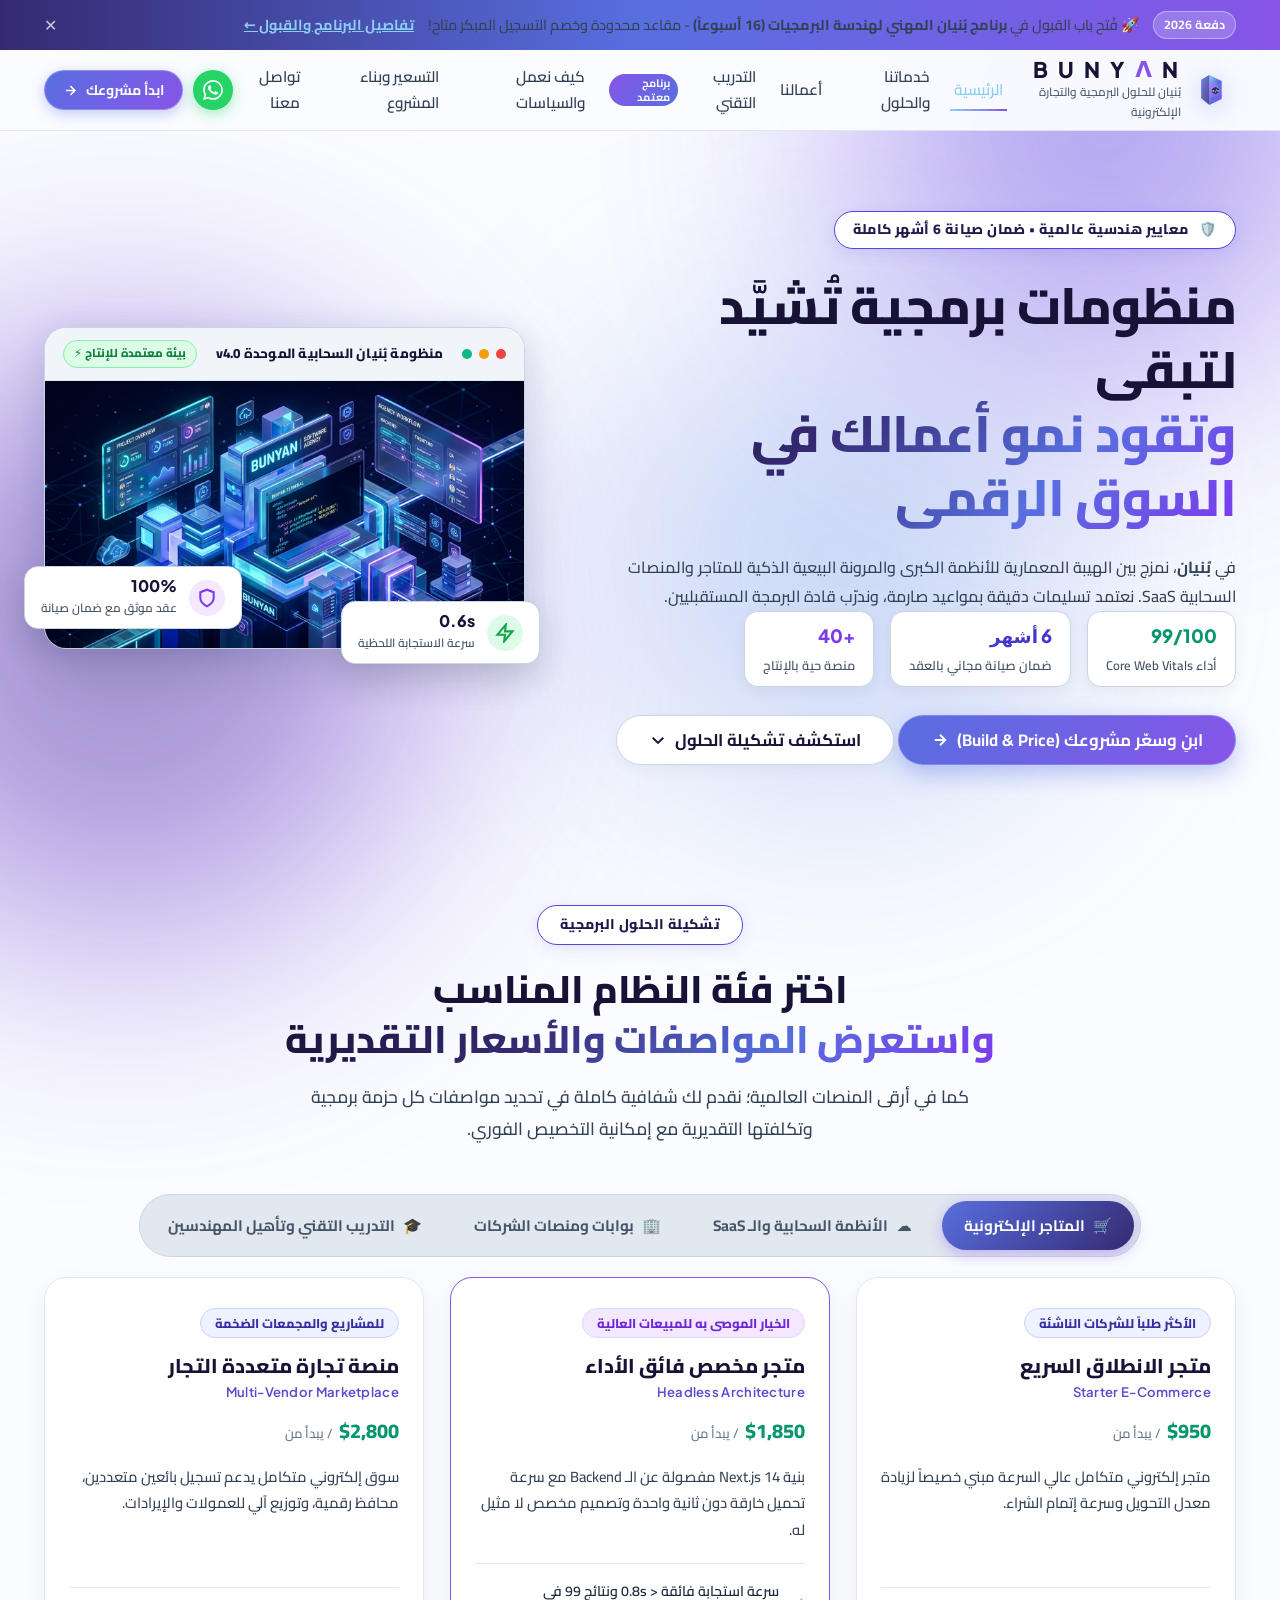
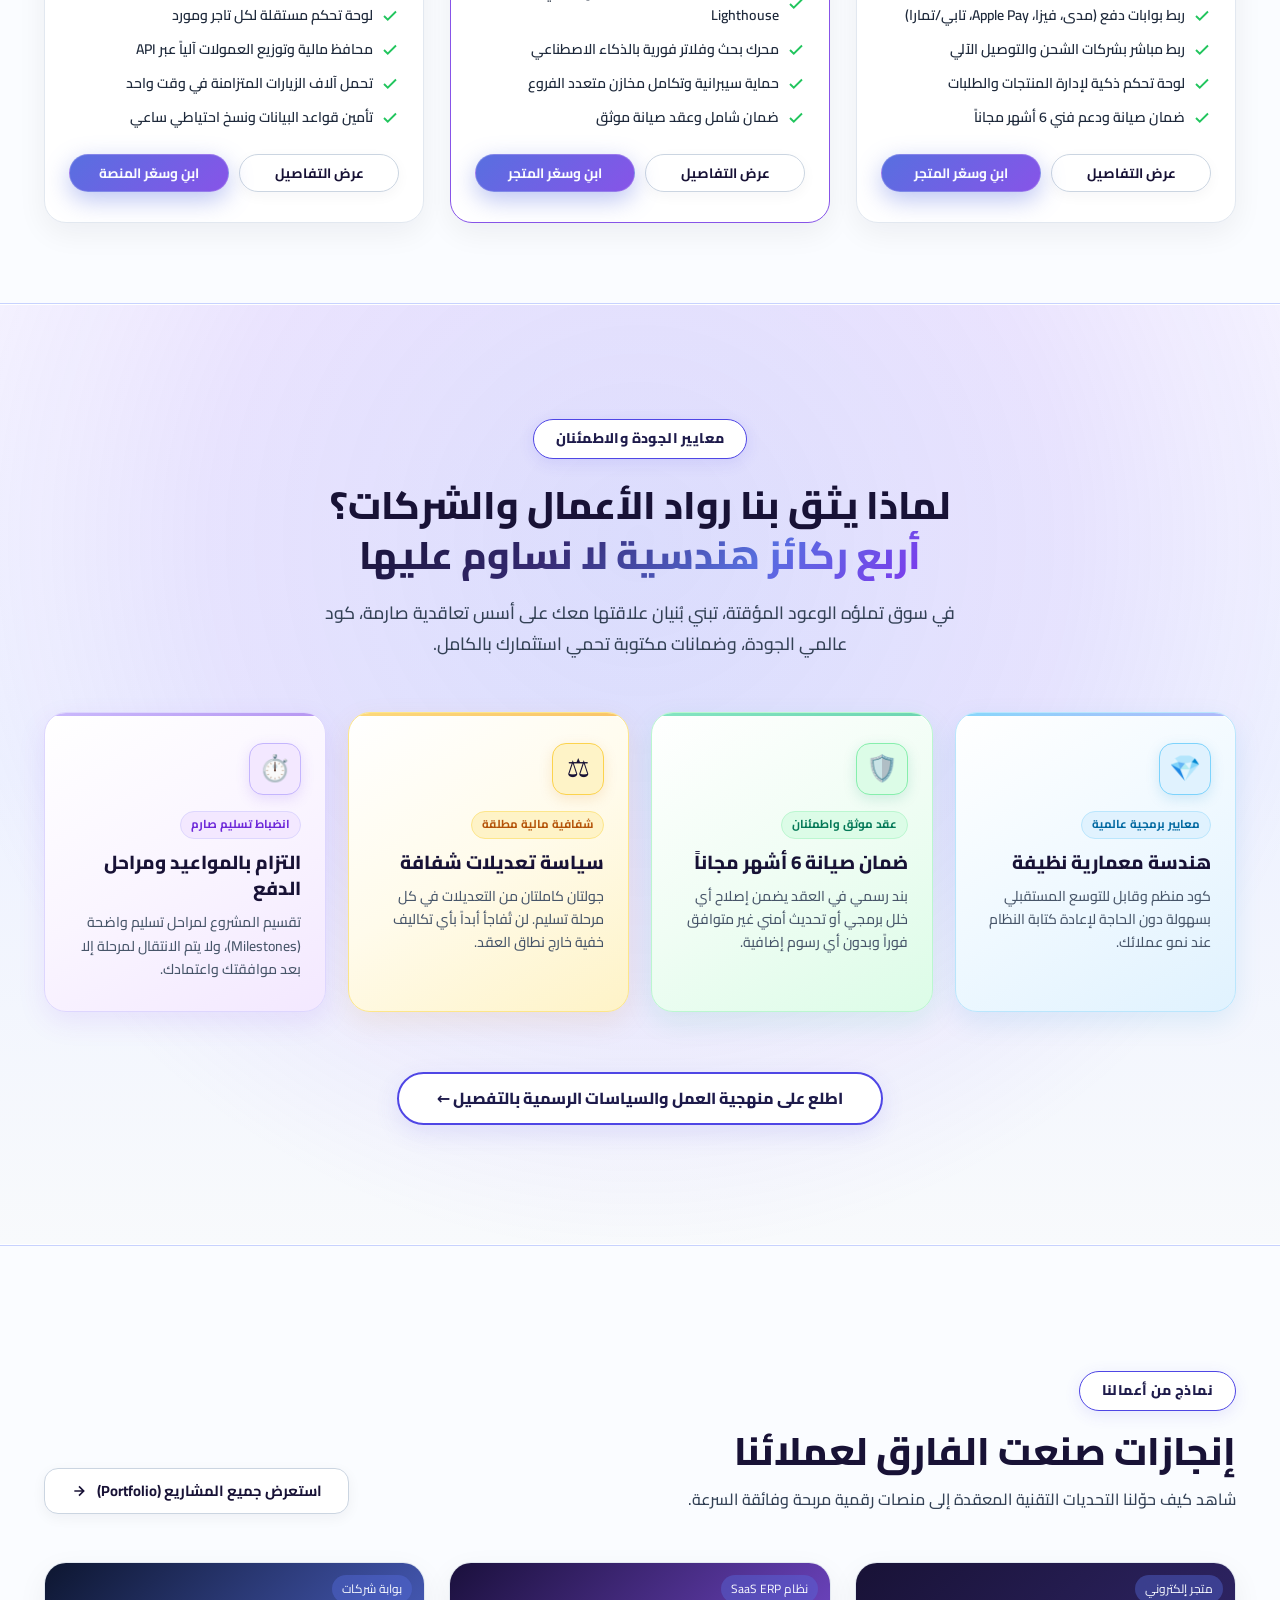
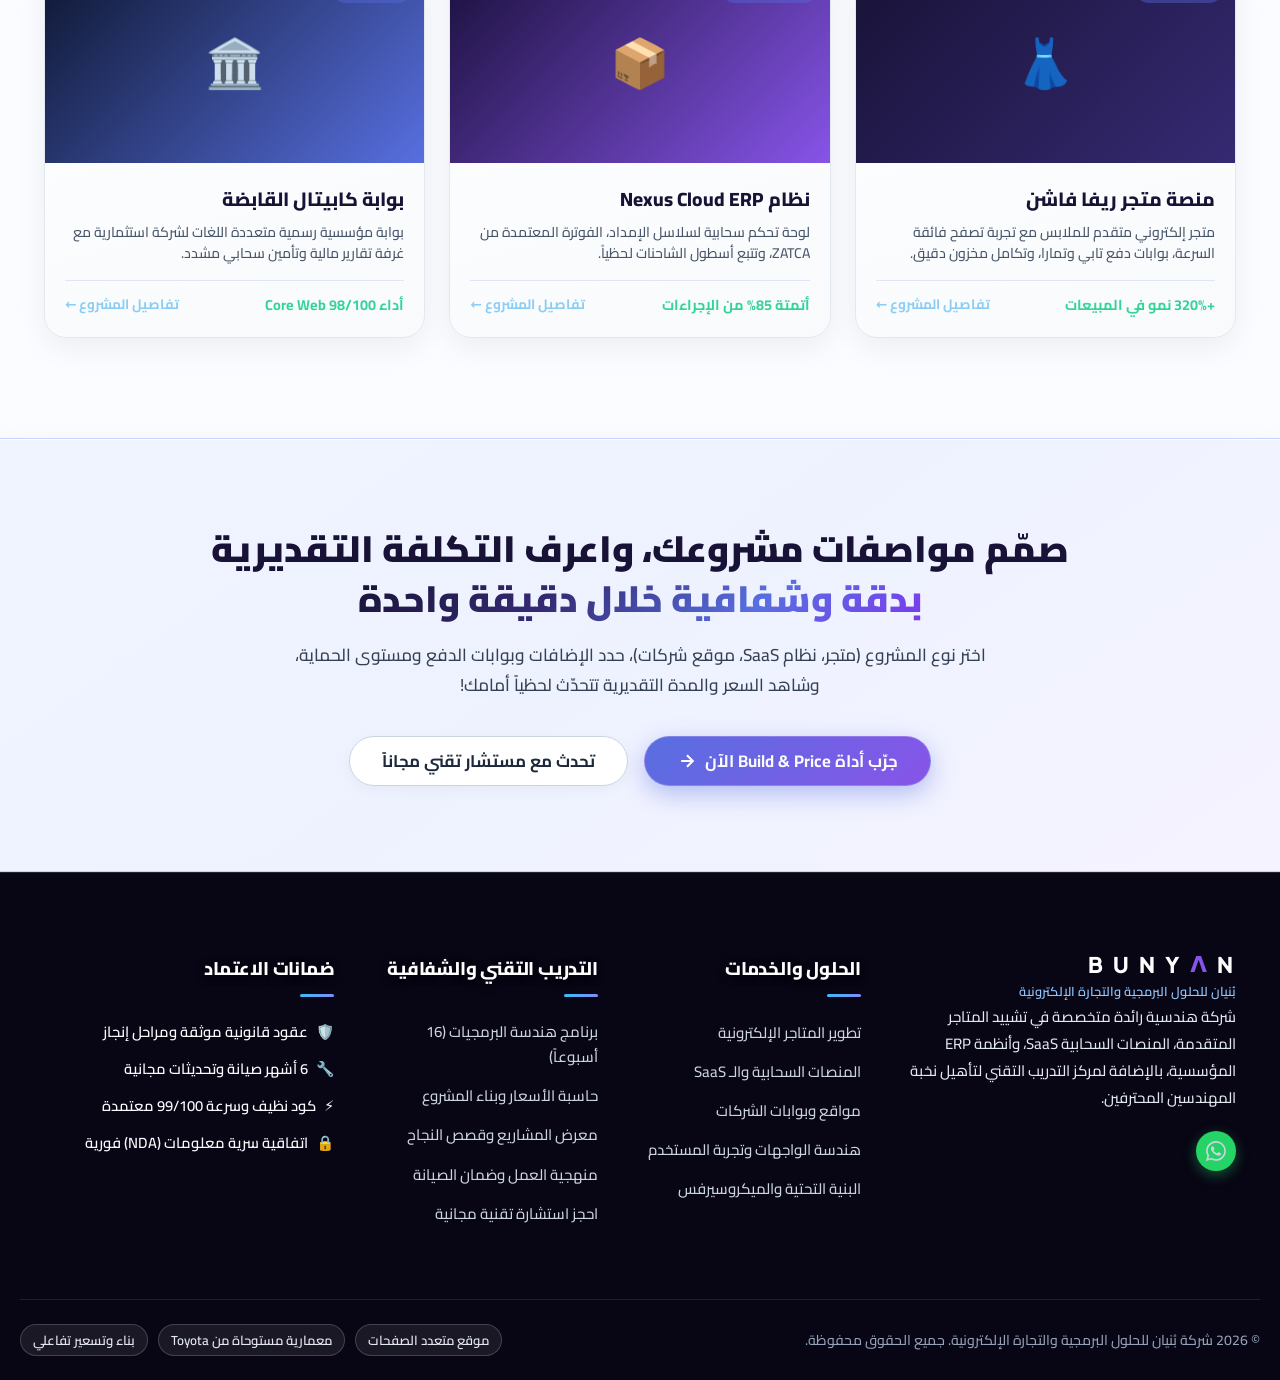
<file: index.html>
<!DOCTYPE html>
<html lang="ar" dir="rtl">
<head>
  <meta charset="UTF-8">
  <meta name="viewport" content="width=device-width, initial-scale=1.0">
  <title>بُنيان للحلول البرمجية والتجارة الإلكترونية | BUNYAN Tech</title>
  <meta name="description" content="شركة بُنيان لتطوير المواقع والمتاجر الإلكترونية المتقدمة، المنصات السحابية المخصصة SaaS، ومركز بُنيان للتدريب التقني وتأهيل مهندسي البرمجيات. بنية معمارية عالمية وضمان صيانة معتمد.">
  <meta name="keywords" content="تطوير مواقع, متاجر إلكترونية, برمجة ويب, سلة, زد, شوبيفاي, تدريب تقني, تأهيل مهندسي برمجيات, دبلوم مهني, Full Stack Engineering, BUNYAN">
  
  <!-- Favicon / SVG Brand Logo -->
  <link rel="icon" type="image/svg+xml" href="data:image/svg+xml,<svg xmlns='http://www.w3.org/2000/svg' viewBox='0 0 100 100'><path d='M30,15 L70,30 L70,70 L30,85 Z' fill='%23586FE0'/><path d='M30,35 L60,45 L60,65 L30,55 Z' fill='%238754E8'/><polygon points='40,50 48,43 54,48 54,55 48,60 40,55' fill='%23352A72'/><text x='50' y='53' font-size='10' font-family='monospace' fill='%238CCDF4' text-anchor='middle'>&lt;/&gt;</text></svg>">
  
  <!-- Fonts: Cairo (Arabic) & Plus Jakarta Sans (Latin / Numbers) -->
  <link rel="preconnect" href="https://fonts.googleapis.com">
  <link rel="preconnect" href="https://fonts.gstatic.com" crossorigin>
  <link href="https://fonts.googleapis.com/css2?family=Cairo:wght@300;400;500;600;700;800;900&family=Plus+Jakarta+Sans:wght@400;500;600;700;800&display=swap" rel="stylesheet">
  
  <!-- Stylesheet -->
  <link rel="stylesheet" href="index.css?v=4">
</head>
<body class="theme-light">
  <!-- Glowing Background Orbs -->
  <div class="bg-orb orb-1"></div>
  <div class="bg-orb orb-2"></div>
  <div class="bg-orb orb-3"></div>

  <!-- Announcement Bar -->
  <aside class="announcement-bar" id="announcementBar">
    <div class="container announcement-content">
      <span class="badge-pulse">دفعة 2026</span>
      <p>🚀 فُتح باب القبول في <strong>برنامج بُنيان المهني لهندسة البرمجيات (16 أسبوعاً)</strong> - مقاعد محدودة وخصم التسجيل المبكر متاح!</p>
      <a href="academy.html" class="announcement-link">تفاصيل البرنامج والقبول ←</a>
      <button class="announcement-close" id="closeAnnouncement" aria-label="إغلاق الإعلان">✕</button>
    </div>
  </aside>

  <!-- Main Navigation Header -->
  <header class="site-header" id="siteHeader">
    <div class="container header-inner">
      <!-- Brand Logo -->
      <a href="index.html" class="brand-logo" id="brandLogo">
        <div class="logo-mark">
          <svg viewBox="0 0 120 120" fill="none" xmlns="http://www.w3.org/2000/svg" class="logo-svg">
            <defs>
              <linearGradient id="primaryGrad" x1="0%" y1="0%" x2="100%" y2="100%">
                <stop offset="0%" stop-color="#8CCDF4" />
                <stop offset="50%" stop-color="#586FE0" />
                <stop offset="100%" stop-color="#8754E8" />
              </linearGradient>
              <linearGradient id="darkGrad" x1="0%" y1="0%" x2="100%" y2="100%">
                <stop offset="0%" stop-color="#586FE0" />
                <stop offset="100%" stop-color="#352A72" />
              </linearGradient>
              <linearGradient id="violetGrad" x1="0%" y1="0%" x2="100%" y2="100%">
                <stop offset="0%" stop-color="#A78BFA" />
                <stop offset="100%" stop-color="#8754E8" />
              </linearGradient>
            </defs>
            <path d="M42 16L78 34L78 86L42 104L42 16Z" fill="url(#primaryGrad)" />
            <path d="M42 16L18 30L18 84L42 104L42 16Z" fill="url(#darkGrad)" opacity="0.85" />
            <path d="M42 34L68 47L68 73L42 86L42 34Z" fill="url(#violetGrad)" />
            <polygon points="60,50 72,56 72,68 60,74 48,68 48,56" fill="#352A72" stroke="#8CCDF4" stroke-width="1.5" />
            <text x="60" y="66" fill="#FAFCFF" font-family="'Plus Jakarta Sans', monospace" font-size="11" font-weight="800" text-anchor="middle">&lt;/&gt;</text>
          </svg>
        </div>
        <div class="logo-text">
          <span class="logo-title">B U N Y <span class="accent-letter">Λ</span> N</span>
          <span class="logo-sub">بُنيان للحلول البرمجية والتجارة الإلكترونية</span>
        </div>
      </a>

      <!-- Desktop Nav Menu -->
      <nav class="main-nav" id="mainNav">
        <ul class="nav-list">
          <li class="nav-item"><a href="index.html" class="nav-link active">الرئيسية</a></li>
          <li class="nav-item"><a href="services.html" class="nav-link">خدماتنا والحلول</a></li>
          <li class="nav-item"><a href="portfolio.html" class="nav-link">أعمالنا</a></li>
          <li class="nav-item"><a href="academy.html" class="nav-link">التدريب التقني <span class="nav-pill">برنامج معتمد</span></a></li>
          <li class="nav-item"><a href="process.html" class="nav-link">كيف نعمل والسياسات</a></li>
          <li class="nav-item"><a href="pricing.html" class="nav-link">التسعير وبناء المشروع</a></li>
          <li class="nav-item"><a href="contact.html" class="nav-link">تواصل معنا</a></li>
        </ul>
      </nav>

      <!-- Header Action CTAs -->
      <div class="header-actions">
        <a href="https://wa.me/966500000000?text=%D9%85%D8%B1%D8%AD%D8%A8%D8%A7%20%D8%A8%D9%86%D9%8A%D8%A7%D9%86%D8%8C%20%D8%A3%D8%B1%D8%BA%D8%A8%20%D8%A8%D8%A7%D8%B3%D8%AA%D8%B4%D8%A7%D8%B1%D8%A9%20%D8%AD%D9%88%D9%84%20%D9%85%D8%B4%D8%B1%D9%88%D8%B9%D9%8A" target="_blank" rel="noopener" class="btn-whatsapp-icon" title="محادثة واتساب مباشرة">
          <svg viewBox="0 0 16 16" fill="currentColor" width="20" height="20"><path d="M13.601 2.326A7.85 7.85 0 0 0 7.994 0C3.627 0 .068 3.558.064 7.926c0 1.399.366 2.76 1.057 3.965L0 16l4.204-1.102a7.9 7.9 0 0 0 3.79.965h.004c4.368 0 7.926-3.558 7.93-7.93A7.9 7.9 0 0 0 13.6 2.326zM7.994 14.521a6.6 6.6 0 0 1-3.356-.92l-.24-.144-2.494.654.666-2.433-.156-.251a6.56 6.56 0 0 1-1.007-3.505c0-3.626 2.957-6.584 6.591-6.584a6.56 6.56 0 0 1 4.66 1.931 6.56 6.56 0 0 1 1.928 4.66c-.004 3.639-2.961 6.592-6.592 6.592m3.615-4.934c-.197-.099-1.17-.578-1.353-.646-.182-.065-.315-.099-.445.099-.133.197-.513.646-.627.775-.114.133-.232.148-.43.05-.197-.1-.836-.308-1.592-.985-.59-.525-.985-1.175-1.103-1.372-.114-.198-.011-.304.088-.403.087-.088.197-.232.296-.346.1-.114.133-.198.198-.33.065-.134.034-.248-.015-.347-.05-.099-.445-1.076-.612-1.47-.16-.389-.323-.335-.445-.34-.114-.007-.247-.007-.38-.007a.73.73 0 0 0-.529.247c-.182.198-.691.677-.691 1.654s.71 1.916.81 2.049c.098.133 1.394 2.132 3.383 2.992.47.205.84.326 1.129.418.475.152.904.129 1.246.08.38-.058 1.171-.48 1.338-.943.164-.464.164-.86.114-.943-.049-.084-.182-.133-.38-.232"/></svg>
        </a>
        <a href="pricing.html" class="btn btn-primary header-cta-btn">
          <span>ابدأ&nbsp;مشروعك</span>
          <svg width="15" height="15" viewBox="0 0 24 24" fill="none" stroke="currentColor" stroke-width="2.5"><path d="M5 12h14M12 5l7 7-7 7"/></svg>
        </a>
        <button class="mobile-menu-btn" id="mobileMenuBtn" aria-label="القائمة">
          <span></span><span></span><span></span>
        </button>
      </div>
    </div>
  </header>

  <main>
    <!-- 1. Toyota-Style Hero Gateway Section -->
    <section class="hero-section" id="hero">
      <div class="container hero-grid">
        <div class="hero-content">
          <div class="hero-badge">
            <span class="badge-icon">🛡️</span>
            <span>معايير هندسية عالمية • ضمان صيانة 6 أشهر كاملة</span>
          </div>
          
          <h1 class="hero-title">
            منظومات برمجية تُشيَّد لتبقى <br>
            <span class="text-gradient">وتقود نمو أعمالك في السوق الرقمي</span>
          </h1>
          
          <p class="hero-desc">
            في <strong>بُنيان</strong>، نمزج بين الهيبة المعمارية للأنظمة الكبرى والمرونة البيعية الذكية للمتاجر والمنصات السحابية SaaS. نعتمد تسليمات دقيقة بمواعيد صارمة، وندرّب قادة البرمجة المستقبليين.
          </p>

          <!-- Core KPIs Strip -->
          <div class="hero-trust-row" style="display: flex; gap: 16px; flex-wrap: wrap; margin-bottom: 28px;">
            <div class="hero-kpi-pill">
              <strong class="kpi-val green">99/100</strong>
              <span class="kpi-lbl">أداء Core Web Vitals</span>
            </div>
            <div class="hero-kpi-pill">
              <strong class="kpi-val blue">6 أشهر</strong>
              <span class="kpi-lbl">ضمان صيانة مجاني بالعقد</span>
            </div>
            <div class="hero-kpi-pill">
              <strong class="kpi-val purple">+40</strong>
              <span class="kpi-lbl">منصة حية بالإنتاج</span>
            </div>
          </div>

          <!-- Hero Action CTAs -->
          <div class="hero-actions">
            <a href="pricing.html" class="btn btn-primary btn-lg">
              <span>ابنِ وسعّر مشروعك (Build & Price)</span>
              <svg width="18" height="18" viewBox="0 0 24 24" fill="none" stroke="currentColor" stroke-width="2.5"><path d="M5 12h14M12 5l7 7-7 7"/></svg>
            </a>
            <a href="#lineup" class="btn btn-secondary btn-lg">
              <span>استكشف تشكيلة الحلول</span>
              <svg width="18" height="18" viewBox="0 0 24 24" fill="none" stroke="currentColor" stroke-width="2.5"><path d="M19 9l-7 7-7-7"/></svg>
            </a>
          </div>
        </div>

        <!-- Hero 3D Graphic Mockup -->
        <div class="hero-visual">
          <div class="visual-wrapper">
            <div class="code-window">
              <div class="window-header">
                <div class="window-dots">
                  <span class="dot red"></span>
                  <span class="dot yellow"></span>
                  <span class="dot green"></span>
                </div>
                <div class="window-title">منظومة بُنيان السحابية الموحدة v4.0</div>
                <div class="window-badge">بيئة معتمدة للإنتاج ⚡</div>
              </div>
              <div class="window-body">
                <img src="assets/hero-mockup.jpg" alt="واجهة بنية أنظمة بُنيان البرمجية" class="hero-img-asset">
              </div>
            </div>

            <!-- Floating Performance Card -->
            <div class="floating-badge badge-speed">
              <div class="badge-icon-wrap green">
                <svg viewBox="0 0 24 24" fill="none" stroke="currentColor" stroke-width="2.5" width="20" height="20"><path d="M13 2L3 14h9l-1 8 10-12h-9l1-8z"/></svg>
              </div>
              <div>
                <span class="badge-val">0.6s</span>
                <span class="badge-lbl">سرعة الاستجابة اللحظية</span>
              </div>
            </div>

            <!-- Floating Warranty Card -->
            <div class="floating-badge badge-client">
              <div class="badge-icon-wrap violet">
                <svg viewBox="0 0 24 24" fill="none" stroke="currentColor" stroke-width="2.5" width="20" height="20"><path d="M12 22s8-4 8-10V5l-8-3-8 3v7c0 6 8 10 8 10z"/></svg>
              </div>
              <div>
                <span class="badge-val">100%</span>
                <span class="badge-lbl">عقد موثق مع ضمان صيانة</span>
              </div>
            </div>
          </div>
        </div>
      </div>
    </section>

    <!-- 2. Toyota-Style Solutions Lineup Selector -->
    <section class="lineup-section" id="lineup">
      <div class="container">
        <div class="lineup-header">
          <span class="section-tag">تشكيلة الحلول البرمجية</span>
          <h2 class="section-title">
            اختر فئة النظام المناسب <br>
            <span class="text-gradient">واستعرض المواصفات والأسعار التقديرية</span>
          </h2>
          <p class="section-desc">
            كما في أرقى المنصات العالمية؛ نقدم لك شفافية كاملة في تحديد مواصفات كل حزمة برمجية وتكلفتها التقديرية مع إمكانية التخصيص الفوري.
          </p>
        </div>

        <!-- Lineup Tabs Menu -->
        <div class="lineup-tabs-wrapper">
          <div class="lineup-tabs" role="tablist">
            <button class="lineup-tab-btn active" data-lineup="ecommerce">
              <span>🛒</span>
              <span>المتاجر الإلكترونية</span>
            </button>
            <button class="lineup-tab-btn" data-lineup="saas">
              <span>☁️</span>
              <span>الأنظمة السحابية والـ SaaS</span>
            </button>
            <button class="lineup-tab-btn" data-lineup="corporate">
              <span>🏢</span>
              <span>بوابات ومنصات الشركات</span>
            </button>
            <button class="lineup-tab-btn" data-lineup="academy">
              <span>🎓</span>
              <span>التدريب التقني وتأهيل المهندسين</span>
            </button>
          </div>
        </div>

        <!-- Tab 1: E-Commerce Lineup -->
        <div class="lineup-tab-content active" id="lineup-ecommerce">
          <!-- Card 1 -->
          <div class="lineup-card">
            <span class="lineup-badge">الأكثر طلباً للشركات الناشئة</span>
            <h3 class="lineup-card-title">
              <span class="title-ar">متجر الانطلاق السريع</span>
              <span class="title-en">Starter E-Commerce</span>
            </h3>
            <div class="lineup-price-tag">
              $950 <span>/ يبدأ من</span>
            </div>
            <p class="lineup-card-desc">
              متجر إلكتروني متكامل عالي السرعة مبني خصيصاً لزيادة معدل التحويل وسرعة إتمام الشراء.
            </p>
            <ul class="lineup-specs">
              <li>
                <svg width="18" height="18" viewBox="0 0 24 24" fill="none" stroke="currentColor" stroke-width="2.5"><polyline points="20 6 9 17 4 12"/></svg>
                <span>ربط بوابات دفع (مدى، فيزا، Apple Pay، تابي/تمارا)</span>
              </li>
              <li>
                <svg width="18" height="18" viewBox="0 0 24 24" fill="none" stroke="currentColor" stroke-width="2.5"><polyline points="20 6 9 17 4 12"/></svg>
                <span>ربط مباشر بشركات الشحن والتوصيل الآلي</span>
              </li>
              <li>
                <svg width="18" height="18" viewBox="0 0 24 24" fill="none" stroke="currentColor" stroke-width="2.5"><polyline points="20 6 9 17 4 12"/></svg>
                <span>لوحة تحكم ذكية لإدارة المنتجات والطلبات</span>
              </li>
              <li>
                <svg width="18" height="18" viewBox="0 0 24 24" fill="none" stroke="currentColor" stroke-width="2.5"><polyline points="20 6 9 17 4 12"/></svg>
                <span>ضمان صيانة ودعم فني 6 أشهر مجاناً</span>
              </li>
            </ul>
            <div class="lineup-actions">
              <a href="services.html#ecommerce" class="btn btn-secondary">عرض التفاصيل</a>
              <a href="pricing.html?category=ecommerce" class="btn btn-primary">ابنِ وسعّر المتجر</a>
            </div>
          </div>

          <!-- Card 2 -->
          <div class="lineup-card" style="border-color: var(--c-vibrant-violet);">
            <span class="lineup-badge badge-featured">الخيار الموصى به للمبيعات العالية</span>
            <h3 class="lineup-card-title">
              <span class="title-ar">متجر مخصص فائق الأداء</span>
              <span class="title-en">Headless Architecture</span>
            </h3>
            <div class="lineup-price-tag">
              $1,850 <span>/ يبدأ من</span>
            </div>
            <p class="lineup-card-desc">
              بنية Next.js 14 مفصولة عن الـ Backend مع سرعة تحميل خارقة دون ثانية واحدة وتصميم مخصص لا مثيل له.
            </p>
            <ul class="lineup-specs">
              <li>
                <svg width="18" height="18" viewBox="0 0 24 24" fill="none" stroke="currentColor" stroke-width="2.5"><polyline points="20 6 9 17 4 12"/></svg>
                <span>سرعة استجابة فائقة &lt; 0.8s ونتائج 99 في Lighthouse</span>
              </li>
              <li>
                <svg width="18" height="18" viewBox="0 0 24 24" fill="none" stroke="currentColor" stroke-width="2.5"><polyline points="20 6 9 17 4 12"/></svg>
                <span>محرك بحث وفلاتر فورية بالذكاء الاصطناعي</span>
              </li>
              <li>
                <svg width="18" height="18" viewBox="0 0 24 24" fill="none" stroke="currentColor" stroke-width="2.5"><polyline points="20 6 9 17 4 12"/></svg>
                <span>حماية سيبرانية وتكامل مخازن متعدد الفروع</span>
              </li>
              <li>
                <svg width="18" height="18" viewBox="0 0 24 24" fill="none" stroke="currentColor" stroke-width="2.5"><polyline points="20 6 9 17 4 12"/></svg>
                <span>ضمان شامل وعقد صيانة موثق</span>
              </li>
            </ul>
            <div class="lineup-actions">
              <a href="services.html#ecommerce" class="btn btn-secondary">عرض التفاصيل</a>
              <a href="pricing.html?category=ecommerce" class="btn btn-primary">ابنِ وسعّر المتجر</a>
            </div>
          </div>

          <!-- Card 3 -->
          <div class="lineup-card">
            <span class="lineup-badge">للمشاريع والمجمعات الضخمة</span>
            <h3 class="lineup-card-title">
              <span class="title-ar">منصة تجارة متعددة التجار</span>
              <span class="title-en">Multi-Vendor Marketplace</span>
            </h3>
            <div class="lineup-price-tag">
              $2,800 <span>/ يبدأ من</span>
            </div>
            <p class="lineup-card-desc">
              سوق إلكتروني متكامل يدعم تسجيل بائعين متعددين، محافظ رقمية، وتوزيع آلي للعمولات والإيرادات.
            </p>
            <ul class="lineup-specs">
              <li>
                <svg width="18" height="18" viewBox="0 0 24 24" fill="none" stroke="currentColor" stroke-width="2.5"><polyline points="20 6 9 17 4 12"/></svg>
                <span>لوحة تحكم مستقلة لكل تاجر ومورد</span>
              </li>
              <li>
                <svg width="18" height="18" viewBox="0 0 24 24" fill="none" stroke="currentColor" stroke-width="2.5"><polyline points="20 6 9 17 4 12"/></svg>
                <span>محافظ مالية وتوزيع العمولات آلياً عبر API</span>
              </li>
              <li>
                <svg width="18" height="18" viewBox="0 0 24 24" fill="none" stroke="currentColor" stroke-width="2.5"><polyline points="20 6 9 17 4 12"/></svg>
                <span>تحمل آلاف الزيارات المتزامنة في وقت واحد</span>
              </li>
              <li>
                <svg width="18" height="18" viewBox="0 0 24 24" fill="none" stroke="currentColor" stroke-width="2.5"><polyline points="20 6 9 17 4 12"/></svg>
                <span>تأمين قواعد البيانات ونسخ احتياطي ساعي</span>
              </li>
            </ul>
            <div class="lineup-actions">
              <a href="services.html#ecommerce" class="btn btn-secondary">عرض التفاصيل</a>
              <a href="pricing.html?category=ecommerce" class="btn btn-primary">ابنِ وسعّر المنصة</a>
            </div>
          </div>
        </div>

        <!-- Tab 2: SaaS & Cloud Systems Lineup -->
        <div class="lineup-tab-content" id="lineup-saas">
          <!-- Card 1 -->
          <div class="lineup-card">
            <span class="lineup-badge">حلول السحابة B2B</span>
            <h3 class="lineup-card-title">
              <span class="title-ar">منصة اشتراكات مخصصة</span>
              <span class="title-en">SaaS Platform</span>
            </h3>
            <div class="lineup-price-tag">
              $2,200 <span>/ يبدأ من</span>
            </div>
            <p class="lineup-card-desc">
              نظام سحابي مع بنية Multi-Tenant، إدارة اشتراكات دورية، بوابات دفع متكررة، ولوحات قيادة تحليلية.
            </p>
            <ul class="lineup-specs">
              <li>
                <svg width="18" height="18" viewBox="0 0 24 24" fill="none" stroke="currentColor" stroke-width="2.5"><polyline points="20 6 9 17 4 12"/></svg>
                <span>نظام فوترة اشتراكات دوري متصل بـ Stripe وPaymob</span>
              </li>
              <li>
                <svg width="18" height="18" viewBox="0 0 24 24" fill="none" stroke="currentColor" stroke-width="2.5"><polyline points="20 6 9 17 4 12"/></svg>
                <span>صلاحيات دقيقة Role-Based Access Control</span>
              </li>
              <li>
                <svg width="18" height="18" viewBox="0 0 24 24" fill="none" stroke="currentColor" stroke-width="2.5"><polyline points="20 6 9 17 4 12"/></svg>
                <span>واجهات RESTful وGraphQL فائقة الأمان</span>
              </li>
              <li>
                <svg width="18" height="18" viewBox="0 0 24 24" fill="none" stroke="currentColor" stroke-width="2.5"><polyline points="20 6 9 17 4 12"/></svg>
                <span>ضمان صيانة 6 أشهر مع مراقبة الخوادم 24/7</span>
              </li>
            </ul>
            <div class="lineup-actions">
              <a href="services.html#saas" class="btn btn-secondary">عرض التفاصيل</a>
              <a href="pricing.html?category=saas" class="btn btn-primary">ابنِ وسعّر النظام</a>
            </div>
          </div>

          <!-- Card 2 -->
          <div class="lineup-card" style="border-color: var(--c-royal-blue);">
            <span class="lineup-badge badge-featured">أنظمة تخطيط الموارد المؤسسية</span>
            <h3 class="lineup-card-title">
              <span class="title-ar">نظام ERP لسلاسل الإمداد والمخازن</span>
              <span class="title-en">Enterprise ERP</span>
            </h3>
            <div class="lineup-price-tag">
              $3,200 <span>/ يبدأ من</span>
            </div>
            <p class="lineup-card-desc">
              إدارة الفروع والمخازن، نقاط البيع السريعة POS، الفوترة المعتمدة من ZATCA، وتتبع الشاحنات اللوجستية.
            </p>
            <ul class="lineup-specs">
              <li>
                <svg width="18" height="18" viewBox="0 0 24 24" fill="none" stroke="currentColor" stroke-width="2.5"><polyline points="20 6 9 17 4 12"/></svg>
                <span>تكامل رسمي كامل مع هيئة الزكاة والضريبة والجمارك</span>
              </li>
              <li>
                <svg width="18" height="18" viewBox="0 0 24 24" fill="none" stroke="currentColor" stroke-width="2.5"><polyline points="20 6 9 17 4 12"/></svg>
                <span>إدارة المخزون في الوقت الفعلي عبر عدة مدن ومستودعات</span>
              </li>
              <li>
                <svg width="18" height="18" viewBox="0 0 24 24" fill="none" stroke="currentColor" stroke-width="2.5"><polyline points="20 6 9 17 4 12"/></svg>
                <span>تقارير أرباح وخسائر وقوائم مالية آلية</span>
              </li>
              <li>
                <svg width="18" height="18" viewBox="0 0 24 24" fill="none" stroke="currentColor" stroke-width="2.5"><polyline points="20 6 9 17 4 12"/></svg>
                <span>تشفير بنكي كامل لكافة البيانات الحساسة</span>
              </li>
            </ul>
            <div class="lineup-actions">
              <a href="services.html#saas" class="btn btn-secondary">عرض التفاصيل</a>
              <a href="pricing.html?category=saas" class="btn btn-primary">ابنِ وسعّر النظام</a>
            </div>
          </div>

          <!-- Card 3 -->
          <div class="lineup-card">
            <span class="lineup-badge">البنية التحتية والربط</span>
            <h3 class="lineup-card-title">
              <span class="title-ar">محركات الميكروسيرفس وحلول الـ API</span>
              <span class="title-en">Microservices & API Engine</span>
            </h3>
            <div class="lineup-price-tag">
              $1,400 <span>/ يبدأ من</span>
            </div>
            <p class="lineup-card-desc">
              تطوير خدمات خلفية Microservices عالية السرعة قادرة على معالجة ملايين الطلبات المتزامنة مع كاشينج Redis.
            </p>
            <ul class="lineup-specs">
              <li>
                <svg width="18" height="18" viewBox="0 0 24 24" fill="none" stroke="currentColor" stroke-width="2.5"><polyline points="20 6 9 17 4 12"/></svg>
                <span>معالجة حتى 20,000 طلب في الثانية بثبات كامل</span>
              </li>
              <li>
                <svg width="18" height="18" viewBox="0 0 24 24" fill="none" stroke="currentColor" stroke-width="2.5"><polyline points="20 6 9 17 4 12"/></svg>
                <span>ربط الأنظمة القديمة Legacy ببيئات سحابية حديثة</span>
              </li>
              <li>
                <svg width="18" height="18" viewBox="0 0 24 24" fill="none" stroke="currentColor" stroke-width="2.5"><polyline points="20 6 9 17 4 12"/></svg>
                <span>حاويات Docker ونشر تلقائي CI/CD عبر GitHub</span>
              </li>
              <li>
                <svg width="18" height="18" viewBox="0 0 24 24" fill="none" stroke="currentColor" stroke-width="2.5"><polyline points="20 6 9 17 4 12"/></svg>
                <span>توثيق برمجي تفاعلي Swagger متاح للمطورين</span>
              </li>
            </ul>
            <div class="lineup-actions">
              <a href="services.html#saas" class="btn btn-secondary">عرض التفاصيل</a>
              <a href="pricing.html?category=saas" class="btn btn-primary">ابنِ وسعّر الـ API</a>
            </div>
          </div>
        </div>

        <!-- Tab 3: Corporate Platforms Lineup -->
        <div class="lineup-tab-content" id="lineup-corporate">
          <!-- Card 1 -->
          <div class="lineup-card">
            <span class="lineup-badge">الهيبة المؤسسية</span>
            <h3 class="lineup-card-title">
              <span class="title-ar">البوابة الرسمية للشركات القابضة</span>
              <span class="title-en">Corporate Enterprise Portal</span>
            </h3>
            <div class="lineup-price-tag">
              $1,100 <span>/ يبدأ من</span>
            </div>
            <p class="lineup-card-desc">
              تصميم يعكس ثقل الشركة الاستثماري، يدعم لغات متعددة، تقارير مجلس الإدارة، ولوحة قيادة للمحتوى.
            </p>
            <ul class="lineup-specs">
              <li>
                <svg width="18" height="18" viewBox="0 0 24 24" fill="none" stroke="currentColor" stroke-width="2.5"><polyline points="20 6 9 17 4 12"/></svg>
                <span>واجهة تفاعلية ثلاثية الأبعاد تعزز ثقة المستثمرين</span>
              </li>
              <li>
                <svg width="18" height="18" viewBox="0 0 24 24" fill="none" stroke="currentColor" stroke-width="2.5"><polyline points="20 6 9 17 4 12"/></svg>
                <span>دعم كامل للغتين العربية والإنجليزية مع RTL تلقائي</span>
              </li>
              <li>
                <svg width="18" height="18" viewBox="0 0 24 24" fill="none" stroke="currentColor" stroke-width="2.5"><polyline points="20 6 9 17 4 12"/></svg>
                <span>حماية عالية ضد هجمات DDoS عبر Cloudflare</span>
              </li>
              <li>
                <svg width="18" height="18" viewBox="0 0 24 24" fill="none" stroke="currentColor" stroke-width="2.5"><polyline points="20 6 9 17 4 12"/></svg>
                <span>ضمان صيانة 6 أشهر مع تدريب مجاني لفريقك</span>
              </li>
            </ul>
            <div class="lineup-actions">
              <a href="services.html#corporate" class="btn btn-secondary">عرض التفاصيل</a>
              <a href="pricing.html?category=corporate" class="btn btn-primary">ابنِ وسعّر البوابة</a>
            </div>
          </div>

          <!-- Card 2 -->
          <div class="lineup-card">
            <span class="lineup-badge">الخدمات الطبية والاستشارية</span>
            <h3 class="lineup-card-title">
              <span class="title-ar">منصة الحجوزات وإدارة العيادات</span>
              <span class="title-en">Booking & Clinic System</span>
            </h3>
            <div class="lineup-price-tag">
              $1,650 <span>/ يبدأ من</span>
            </div>
            <p class="lineup-card-desc">
              جدولة مواعيد دقيقة، إشعارات تلقائية عبر واتساب وSMS، ملفات عملاء مؤمنة، والدفع الإلكتروني المسبق.
            </p>
            <ul class="lineup-specs">
              <li>
                <svg width="18" height="18" viewBox="0 0 24 24" fill="none" stroke="currentColor" stroke-width="2.5"><polyline points="20 6 9 17 4 12"/></svg>
                <span>تقويم ذكي يمنع تضارب المواعيد للممارسين</span>
              </li>
              <li>
                <svg width="18" height="18" viewBox="0 0 24 24" fill="none" stroke="currentColor" stroke-width="2.5"><polyline points="20 6 9 17 4 12"/></svg>
                <span>تذكير تلقائي للعملاء يقلل نسبة التخلف عن الحضور بنسبة 70%</span>
              </li>
              <li>
                <svg width="18" height="18" viewBox="0 0 24 24" fill="none" stroke="currentColor" stroke-width="2.5"><polyline points="20 6 9 17 4 12"/></svg>
                <span>حفظ تاريخ الاستشارات والملفات الطبية بأمان تام</span>
              </li>
              <li>
                <svg width="18" height="18" viewBox="0 0 24 24" fill="none" stroke="currentColor" stroke-width="2.5"><polyline points="20 6 9 17 4 12"/></svg>
                <span>دعم فني وضمان صيانة 6 أشهر كاملة</span>
              </li>
            </ul>
            <div class="lineup-actions">
              <a href="services.html#corporate" class="btn btn-secondary">عرض التفاصيل</a>
              <a href="pricing.html?category=corporate" class="btn btn-primary">ابنِ وسعّر المنصة</a>
            </div>
          </div>

          <!-- Card 3 -->
          <div class="lineup-card">
            <span class="lineup-badge">بوابات المشتركين</span>
            <h3 class="lineup-card-title">
              <span class="title-ar">بوابة المحتوى والأعضاء الحصرية</span>
              <span class="title-en">Exclusive Membership Portal</span>
            </h3>
            <div class="lineup-price-tag">
              $1,350 <span>/ يبدأ من</span>
            </div>
            <p class="lineup-card-desc">
              منصة عضوية مخصصة، تحميل مستندات وفيديوهات بأذونات أمنية، واشتراكات مدفوعة مع مساحات نقاش تفاعلية.
            </p>
            <ul class="lineup-specs">
              <li>
                <svg width="18" height="18" viewBox="0 0 24 24" fill="none" stroke="currentColor" stroke-width="2.5"><polyline points="20 6 9 17 4 12"/></svg>
                <span>محتوى مقفل للمشتركين فقط بحماية مادية ضد التحميل غير المصرح</span>
              </li>
              <li>
                <svg width="18" height="18" viewBox="0 0 24 24" fill="none" stroke="currentColor" stroke-width="2.5"><polyline points="20 6 9 17 4 12"/></svg>
                <span>لوحة قيادة لمتابعة نشاط وتفاعل الأعضاء</span>
              </li>
              <li>
                <svg width="18" height="18" viewBox="0 0 24 24" fill="none" stroke="currentColor" stroke-width="2.5"><polyline points="20 6 9 17 4 12"/></svg>
                <span>دعم تجديد العضويات والتنبيه التلقائي قبل الانتهاء</span>
              </li>
              <li>
                <svg width="18" height="18" viewBox="0 0 24 24" fill="none" stroke="currentColor" stroke-width="2.5"><polyline points="20 6 9 17 4 12"/></svg>
                <span>ضمان برمجي شامل 6 أشهر من بُنيان</span>
              </li>
            </ul>
            <div class="lineup-actions">
              <a href="services.html#corporate" class="btn btn-secondary">عرض التفاصيل</a>
              <a href="pricing.html?category=corporate" class="btn btn-primary">ابنِ وسعّر البوابة</a>
            </div>
          </div>
        </div>

        <!-- Tab 4: Full-Stack Academy Lineup -->
        <div class="lineup-tab-content" id="lineup-academy">
          <!-- Card 1 -->
          <div class="lineup-card" style="border-color: #F59E0B;">
            <span class="lineup-badge badge-amber">البرنامج المعتمد للتوظيف الهندسي</span>
            <h3 class="lineup-card-title">
              <span class="title-ar">برنامج هندسة البرمجيات المهني</span>
              <span class="title-en">16-Week Professional Full-Stack Program</span>
            </h3>
            <div class="lineup-price-tag">
              $499 <span style="text-decoration: line-through; opacity: 0.6; margin-right: 6px;">$899</span> <span>/ للمقعد الواحد</span>
            </div>
            <p class="lineup-card-desc">
              برنامج عملي تطبيقي مكثف يركز على بناء مشاريع حقيقية لسوق العمل (React, Node.js, Next.js, Postgres, Docker).
            </p>
            <ul class="lineup-specs">
              <li>
                <svg width="18" height="18" viewBox="0 0 24 24" fill="none" stroke="currentColor" stroke-width="2.5"><polyline points="20 6 9 17 4 12"/></svg>
                <span>16 أسبوعاً من التطبيق المباشر والمشاريع الجماعية</span>
              </li>
              <li>
                <svg width="18" height="18" viewBox="0 0 24 24" fill="none" stroke="currentColor" stroke-width="2.5"><polyline points="20 6 9 17 4 12"/></svg>
                <span>بناء 4 مشاريع إنتاجية كاملة تُضاف إلى ملف أعمالك</span>
              </li>
              <li>
                <svg width="18" height="18" viewBox="0 0 24 24" fill="none" stroke="currentColor" stroke-width="2.5"><polyline points="20 6 9 17 4 12"/></svg>
                <span>مراجعات كود فردية 1-on-1 مع كبار المهندسين</span>
              </li>
              <li>
                <svg width="18" height="18" viewBox="0 0 24 24" fill="none" stroke="currentColor" stroke-width="2.5"><polyline points="20 6 9 17 4 12"/></svg>
                <span>شهادة تخرج معتمدة وتجهيز للمقابلات الوظيفية</span>
              </li>
            </ul>
            <div class="lineup-actions">
              <a href="academy.html" class="btn btn-secondary">الخطة التدريبية الكاملة</a>
              <a href="academy.html#enroll" class="btn btn-primary" style="background: linear-gradient(135deg, #F59E0B, #D97706);">احجز مقعدك الآن</a>
            </div>
          </div>

          <!-- Card 2 -->
          <div class="lineup-card">
            <span class="lineup-badge">الإرشاد والجاهزية الوظيفية</span>
            <h3 class="lineup-card-title">
              <span class="title-ar">المحاكاة الوظيفية والمقابلات التقنية</span>
              <span class="title-en">Career Mentorship & Mock Interviews</span>
            </h3>
            <div class="lineup-price-tag">
              مشمول مجاناً <span>/ لمنتسبي البرنامج</span>
            </div>
            <p class="lineup-card-desc">
              جلسات تدريب حية على مقابلات الشركات الكبرى، حل مسائل LeetCode، وصياغة سيرة ذاتية وحساب GitHub يلفت أنظار مسؤولي التوظيف.
            </p>
            <ul class="lineup-specs">
              <li>
                <svg width="18" height="18" viewBox="0 0 24 24" fill="none" stroke="currentColor" stroke-width="2.5"><polyline points="20 6 9 17 4 12"/></svg>
                <span>محاكاة مقابلات تقنية حقيقية مع أسئلة خوارزميات وتصميم نظم</span>
              </li>
              <li>
                <svg width="18" height="18" viewBox="0 0 24 24" fill="none" stroke="currentColor" stroke-width="2.5"><polyline points="20 6 9 17 4 12"/></svg>
                <span>تدقيق حساب LinkedIn وملف GitHub والـ Portfolio</span>
              </li>
              <li>
                <svg width="18" height="18" viewBox="0 0 24 24" fill="none" stroke="currentColor" stroke-width="2.5"><polyline points="20 6 9 17 4 12"/></svg>
                <span>توصية مباشرة للشركات التقنية الشريكة لبُنيان</span>
              </li>
              <li>
                <svg width="18" height="18" viewBox="0 0 24 24" fill="none" stroke="currentColor" stroke-width="2.5"><polyline points="20 6 9 17 4 12"/></svg>
                <span>دعم مهني مستمر حتى توقيع عقدك الأول</span>
              </li>
            </ul>
            <div class="lineup-actions">
              <a href="academy.html#career" class="btn btn-secondary">تفاصيل الإرشاد</a>
              <a href="academy.html#enroll" class="btn btn-primary">التحق بالبرنامج التدريبي</a>
            </div>
          </div>

          <!-- Card 3 -->
          <div class="lineup-card">
            <span class="lineup-badge">تدريب الشركات والفرق</span>
            <h3 class="lineup-card-title">
              <span class="title-ar">برامج تدريبية مخصصة لفرق الشركات</span>
              <span class="title-en">Corporate Engineering Programs</span>
            </h3>
            <div class="lineup-price-tag">
              حسب الحجم <span>/ تسعير مخصص</span>
            </div>
            <p class="lineup-card-desc">
              تأهيل وتطوير مهارات الفريق التقني لشركتك على أحدث تقنيات الـ Microservices وتطوير الواجهات الحديثة واختبارات الجودة.
            </p>
            <ul class="lineup-specs">
              <li>
                <svg width="18" height="18" viewBox="0 0 24 24" fill="none" stroke="currentColor" stroke-width="2.5"><polyline points="20 6 9 17 4 12"/></svg>
                <span>منهاج تدريبي مصمم خصيصاً لاحتياجات مشاريع شركتك</span>
              </li>
              <li>
                <svg width="18" height="18" viewBox="0 0 24 24" fill="none" stroke="currentColor" stroke-width="2.5"><polyline points="20 6 9 17 4 12"/></svg>
                <span>تطبيق عملي على الكود الفعلي للشركة وتحديث البنية</span>
              </li>
              <li>
                <svg width="18" height="18" viewBox="0 0 24 24" fill="none" stroke="currentColor" stroke-width="2.5"><polyline points="20 6 9 17 4 12"/></svg>
                <span>تقارير تقييم دورية لأداء كل مهندس ومطور</span>
              </li>
              <li>
                <svg width="18" height="18" viewBox="0 0 24 24" fill="none" stroke="currentColor" stroke-width="2.5"><polyline points="20 6 9 17 4 12"/></svg>
                <span>شهادات إنجاز معتمدة صادرة من بُنيان</span>
              </li>
            </ul>
            <div class="lineup-actions">
              <a href="contact.html?type=training" class="btn btn-secondary">طلب عرض سعر لشركتك</a>
              <a href="https://wa.me/966500000000?text=مرحباً بُنيان، نرغب بتدريب فريقنا التقني" class="btn btn-primary">محادثة واتساب</a>
            </div>
          </div>
        </div>

      </div>
    </section>

    <!-- 3. Why Bunyan? (Toyota-Grade Reliability & Guarantees) -->
    <section class="subpage-section why-bunyan-section">
      <div class="container">
        <div class="section-header text-center">
          <span class="section-tag">معايير الجودة والاطمئنان</span>
          <h2 class="section-title">
            لماذا يثق بنا رواد الأعمال والشركات؟ <br>
            <span class="text-gradient">أربع ركائز هندسية لا نساوم عليها</span>
          </h2>
          <p class="section-desc">
            في سوق تملؤه الوعود المؤقتة، تبني بُنيان علاقتها معك على أسس تعاقدية صارمة، كود عالمي الجودة، وضمانات مكتوبة تحمي استثمارك بالكامل.
          </p>
        </div>

        <div class="features-grid">
          <!-- Card 1: Clean Architecture 💎 -->
          <div class="feature-card card-architecture">
            <div class="feature-icon-box">
              <span>💎</span>
            </div>
            <span class="feature-badge">معايير برمجية عالمية</span>
            <h3 class="feature-card-title">هندسة معمارية نظيفة</h3>
            <p class="feature-card-desc">
              كود منظم وقابل للتوسع المستقبلي بسهولة دون الحاجة لإعادة كتابة النظام عند نمو عملائك.
            </p>
          </div>

          <!-- Card 2: 6 Months Warranty 🛡️ -->
          <div class="feature-card card-warranty">
            <div class="feature-icon-box">
              <span>🛡️</span>
            </div>
            <span class="feature-badge">عقد موثق واطمئنان</span>
            <h3 class="feature-card-title">ضمان صيانة 6 أشهر مجاناً</h3>
            <p class="feature-card-desc">
              بند رسمي في العقد يضمن إصلاح أي خلل برمجي أو تحديث أمني غير متوافق فوراً وبدون أي رسوم إضافية.
            </p>
          </div>

          <!-- Card 3: Transparent Policy ⚖️ -->
          <div class="feature-card card-transparency">
            <div class="feature-icon-box">
              <span>⚖️</span>
            </div>
            <span class="feature-badge">شفافية مالية مطلقة</span>
            <h3 class="feature-card-title">سياسة تعديلات شفافة</h3>
            <p class="feature-card-desc">
              جولتان كاملتان من التعديلات في كل مرحلة تسليم. لن تُفاجأ أبداً بأي تكاليف خفية خارج نطاق العقد.
            </p>
          </div>

          <!-- Card 4: Milestones & Punctuality ⏱️ -->
          <div class="feature-card card-punctuality">
            <div class="feature-icon-box">
              <span>⏱️</span>
            </div>
            <span class="feature-badge">انضباط تسليم صارم</span>
            <h3 class="feature-card-title">التزام بالمواعيد ومراحل الدفع</h3>
            <p class="feature-card-desc">
              تقسيم المشروع لمراحل تسليم واضحة (Milestones)، ولا يتم الانتقال لمرحلة إلا بعد موافقتك واعتمادك.
            </p>
          </div>
        </div>

        <div class="why-bunyan-action-wrapper">
          <a href="process.html" class="btn btn-secondary why-bunyan-btn">
            <span>اطلع على منهجية العمل والسياسات الرسمية بالتفصيل ←</span>
          </a>
        </div>
      </div>
    </section>

    <!-- 4. Featured Case Studies Strip -->
    <section class="subpage-section portfolio-strip-section">
      <div class="container">
        <div class="portfolio-strip-header">
          <div class="portfolio-strip-title-group">
            <span class="section-tag">نماذج من أعمالنا</span>
            <h2 class="section-title">
              إنجازات صنعت الفارق لعملائنا
            </h2>
            <p class="section-desc portfolio-strip-desc">
              شاهد كيف حوّلنا التحديات التقنية المعقدة إلى منصات رقمية مربحة وفائقة السرعة.
            </p>
          </div>
          <a href="portfolio.html" class="btn btn-secondary portfolio-browse-btn">
            <span>استعرض جميع المشاريع (Portfolio)</span>
            <svg width="16" height="16" viewBox="0 0 24 24" fill="none" stroke="currentColor" stroke-width="2.5"><path d="M5 12h14M12 5l7 7-7 7"/></svg>
          </a>
        </div>

        <div class="portfolio-grid" style="display: grid; grid-template-columns: repeat(3, 1fr); gap: 24px;">
          <!-- Project 1 -->
          <div class="project-card">
            <div class="project-img-frame" style="height: 200px; background: linear-gradient(135deg, #181236, #352A72); display: flex; align-items: center; justify-content: center; position: relative;">
              <span style="font-size: 3rem;">👗</span>
              <span class="category-badge" style="position: absolute; top: 12px; right: 12px; background: rgba(88, 111, 224, 0.4); backdrop-filter: blur(8px); padding: 4px 10px; border-radius: 20px; font-size: 0.75rem; color: #FAFCFF;">متجر إلكتروني</span>
            </div>
            <div class="project-info" style="padding: 20px;">
              <h3 style="font-size: 1.2rem; font-weight: 800; color: var(--c-ice-white); margin-bottom: 6px;">منصة متجر ريفا فاشن</h3>
              <p style="font-size: 0.88rem; color: var(--c-soft-gray); line-height: 1.5; margin-bottom: 16px;">
                متجر إلكتروني متقدم للملابس مع تجربة تصفح فائقة السرعة، بوابات دفع تابي وتمارا، وتكامل مخزون دقيق.
              </p>
              <div style="display: flex; justify-content: space-between; align-items: center; border-top: 1px solid var(--border-glass); padding-top: 12px;">
                <span style="color: #34D399; font-weight: 700; font-size: 0.9rem;">+320% نمو في المبيعات</span>
                <a href="portfolio.html" style="color: var(--c-sky-blue); font-size: 0.85rem; font-weight: 700;">تفاصيل المشروع ←</a>
              </div>
            </div>
          </div>

          <!-- Project 2 -->
          <div class="project-card">
            <div class="project-img-frame" style="height: 200px; background: linear-gradient(135deg, #1A103C, #8754E8); display: flex; align-items: center; justify-content: center; position: relative;">
              <span style="font-size: 3rem;">📦</span>
              <span class="category-badge" style="position: absolute; top: 12px; right: 12px; background: rgba(88, 111, 224, 0.4); backdrop-filter: blur(8px); padding: 4px 10px; border-radius: 20px; font-size: 0.75rem; color: #FAFCFF;">نظام SaaS ERP</span>
            </div>
            <div class="project-info" style="padding: 20px;">
              <h3 style="font-size: 1.2rem; font-weight: 800; color: var(--c-ice-white); margin-bottom: 6px;">نظام Nexus Cloud ERP</h3>
              <p style="font-size: 0.88rem; color: var(--c-soft-gray); line-height: 1.5; margin-bottom: 16px;">
                لوحة تحكم سحابية لسلاسل الإمداد، الفوترة المعتمدة من ZATCA، وتتبع أسطول الشاحنات لحظياً.
              </p>
              <div style="display: flex; justify-content: space-between; align-items: center; border-top: 1px solid var(--border-glass); padding-top: 12px;">
                <span style="color: #34D399; font-weight: 700; font-size: 0.9rem;">أتمتة 85% من الإجراءات</span>
                <a href="portfolio.html" style="color: var(--c-sky-blue); font-size: 0.85rem; font-weight: 700;">تفاصيل المشروع ←</a>
              </div>
            </div>
          </div>

          <!-- Project 3 -->
          <div class="project-card">
            <div class="project-img-frame" style="height: 200px; background: linear-gradient(135deg, #0D1630, #586FE0); display: flex; align-items: center; justify-content: center; position: relative;">
              <span style="font-size: 3rem;">🏛️</span>
              <span class="category-badge" style="position: absolute; top: 12px; right: 12px; background: rgba(88, 111, 224, 0.4); backdrop-filter: blur(8px); padding: 4px 10px; border-radius: 20px; font-size: 0.75rem; color: #FAFCFF;">بوابة شركات</span>
            </div>
            <div class="project-info" style="padding: 20px;">
              <h3 style="font-size: 1.2rem; font-weight: 800; color: var(--c-ice-white); margin-bottom: 6px;">بوابة كابيتال القابضة</h3>
              <p style="font-size: 0.88rem; color: var(--c-soft-gray); line-height: 1.5; margin-bottom: 16px;">
                بوابة مؤسسية رسمية متعددة اللغات لشركة استثمارية مع غرفة تقارير مالية وتأمين سحابي مشدد.
              </p>
              <div style="display: flex; justify-content: space-between; align-items: center; border-top: 1px solid var(--border-glass); padding-top: 12px;">
                <span style="color: #34D399; font-weight: 700; font-size: 0.9rem;">أداء 98/100 Core Web</span>
                <a href="portfolio.html" style="color: var(--c-sky-blue); font-size: 0.85rem; font-weight: 700;">تفاصيل المشروع ←</a>
              </div>
            </div>
          </div>
        </div>
      </div>
    </section>

    <!-- 5. Toyota-Style "Build & Price" Interactive Tool Teaser Banner -->
    <section class="banner-cta-section">
      <div class="container text-center">
        <h2 class="banner-cta-title">
          صمّم مواصفات مشروعك، واعرف التكلفة التقديرية <br>
          <span class="text-gradient">بدقة وشفافية خلال دقيقة واحدة</span>
        </h2>
        <p class="banner-cta-desc">
          اختر نوع المشروع (متجر، نظام SaaS، موقع شركات)، حدد الإضافات وبوابات الدفع ومستوى الحماية، وشاهد السعر والمدة التقديرية تتحدّث لحظياً أمامك!
        </p>
        <div class="banner-cta-buttons">
          <a href="pricing.html" class="btn btn-primary btn-lg">
            <span>جرّب أداة Build & Price الآن</span>
            <svg width="20" height="20" viewBox="0 0 24 24" fill="none" stroke="currentColor" stroke-width="2.5"><path d="M5 12h14M12 5l7 7-7 7"/></svg>
          </a>
          <a href="contact.html" class="btn btn-secondary btn-lg">
            <span>تحدث مع مستشار تقني مجاناً</span>
          </a>
        </div>
      </div>
    </section>
  </main>

  <!-- Global Multi-Page Footer -->
  <footer class="site-footer">
    <div class="container footer-inner">
      <!-- Col 1: Brand Info -->
      <div class="footer-col brand-col">
        <div class="footer-brand">
          <div class="logo-text">
            <span class="logo-title">B U N Y <span class="accent-letter">Λ</span> N</span>
            <span class="logo-sub">بُنيان للحلول البرمجية والتجارة الإلكترونية</span>
          </div>
        </div>
        <p class="footer-desc">
          شركة هندسية رائدة متخصصة في تشييد المتاجر المتقدمة، المنصات السحابية SaaS، وأنظمة ERP المؤسسية، بالإضافة لمركز التدريب التقني لتأهيل نخبة المهندسين المحترفين.
        </p>
        <div class="footer-contact-actions" style="margin-top: 16px;">
          <a href="https://wa.me/966500000000" target="_blank" rel="noopener" class="btn-whatsapp-icon" title="محادثة واتساب مباشرة">
            <svg viewBox="0 0 16 16" fill="currentColor" width="20" height="20"><path d="M13.601 2.326A7.85 7.85 0 0 0 7.994 0C3.627 0 .068 3.558.064 7.926c0 1.399.366 2.76 1.057 3.965L0 16l4.204-1.102a7.9 7.9 0 0 0 3.79.965h.004c4.368 0 7.926-3.558 7.93-7.93A7.9 7.9 0 0 0 13.6 2.326zM7.994 14.521a6.6 6.6 0 0 1-3.356-.92l-.24-.144-2.494.654.666-2.433-.156-.251a6.56 6.56 0 0 1-1.007-3.505c0-3.626 2.957-6.584 6.591-6.584a6.56 6.56 0 0 1 4.66 1.931 6.56 6.56 0 0 1 1.928 4.66c-.004 3.639-2.961 6.592-6.592 6.592m3.615-4.934c-.197-.099-1.17-.578-1.353-.646-.182-.065-.315-.099-.445.099-.133.197-.513.646-.627.775-.114.133-.232.148-.43.05-.197-.1-.836-.308-1.592-.985-.59-.525-.985-1.175-1.103-1.372-.114-.198-.011-.304.088-.403.087-.088.197-.232.296-.346.1-.114.133-.198.198-.33.065-.134.034-.248-.015-.347-.05-.099-.445-1.076-.612-1.47-.16-.389-.323-.335-.445-.34-.114-.007-.247-.007-.38-.007a.73.73 0 0 0-.529.247c-.182.198-.691.677-.691 1.654s.71 1.916.81 2.049c.098.133 1.394 2.132 3.383 2.992.47.205.84.326 1.129.418.475.152.904.129 1.246.08.38-.058 1.171-.48 1.338-.943.164-.464.164-.86.114-.943-.049-.084-.182-.133-.38-.232"/></svg>
          </a>
        </div>
      </div>

      <!-- Col 2: Services Directory -->
      <div class="footer-col">
        <h4 class="footer-heading">الحلول والخدمات</h4>
        <ul class="footer-links">
          <li><a href="services.html#ecommerce">تطوير المتاجر الإلكترونية</a></li>
          <li><a href="services.html#saas">المنصات السحابية والـ SaaS</a></li>
          <li><a href="services.html#corporate">مواقع وبوابات الشركات</a></li>
          <li><a href="services.html#uiux">هندسة الواجهات وتجربة المستخدم</a></li>
          <li><a href="services.html#cloud">البنية التحتية والميكروسيرفس</a></li>
        </ul>
      </div>

      <!-- Col 3: Academy & Tools -->
      <div class="footer-col">
        <h4 class="footer-heading">التدريب التقني والشفافية</h4>
        <ul class="footer-links">
          <li><a href="academy.html">برنامج هندسة البرمجيات (16 أسبوعاً)</a></li>
          <li><a href="pricing.html">حاسبة الأسعار وبناء المشروع</a></li>
          <li><a href="portfolio.html">معرض المشاريع وقصص النجاح</a></li>
          <li><a href="process.html">منهجية العمل وضمان الصيانة</a></li>
          <li><a href="contact.html">احجز استشارة تقنية مجانية</a></li>
        </ul>
      </div>

      <!-- Col 4: Guarantees & Credentials -->
      <div class="footer-col">
        <h4 class="footer-heading">ضمانات الاعتماد</h4>
        <div class="footer-guarantees-list" style="display: flex; flex-direction: column; gap: 12px; font-size: 0.92rem;">
          <div style="display: flex; align-items: center; gap: 8px;">
            <span>🛡️</span> <span>عقود قانونية موثقة ومراحل إنجاز</span>
          </div>
          <div style="display: flex; align-items: center; gap: 8px;">
            <span>🔧</span> <span>6 أشهر صيانة وتحديثات مجانية</span>
          </div>
          <div style="display: flex; align-items: center; gap: 8px;">
            <span>⚡</span> <span>كود نظيف وسرعة 99/100 معتمدة</span>
          </div>
          <div style="display: flex; align-items: center; gap: 8px;">
            <span>🔒</span> <span>اتفاقية سرية معلومات (NDA) فورية</span>
          </div>
        </div>
      </div>
    </div>

    <!-- Bottom Copyright -->
    <div class="container footer-bottom">
      <p class="copyright">© 2026 شركة بُنيان للحلول البرمجية والتجارة الإلكترونية. جميع الحقوق محفوظة.</p>
      <div class="footer-meta-tags">
        <span>موقع متعدد الصفحات</span>
        <span>معمارية مستوحاة من Toyota</span>
        <span>بناء وتسعير تفاعلي</span>
      </div>
    </div>
  </footer>

  <!-- Toast Notification -->
  <div class="toast-notification" id="toastNotification">
    <span class="toast-icon">✨</span>
    <span class="toast-message" id="toastMessage">تم التحديث بنجاح</span>
  </div>

  <!-- Scripts -->
  <script src="app.js"></script>
</body>
</html>
</file>
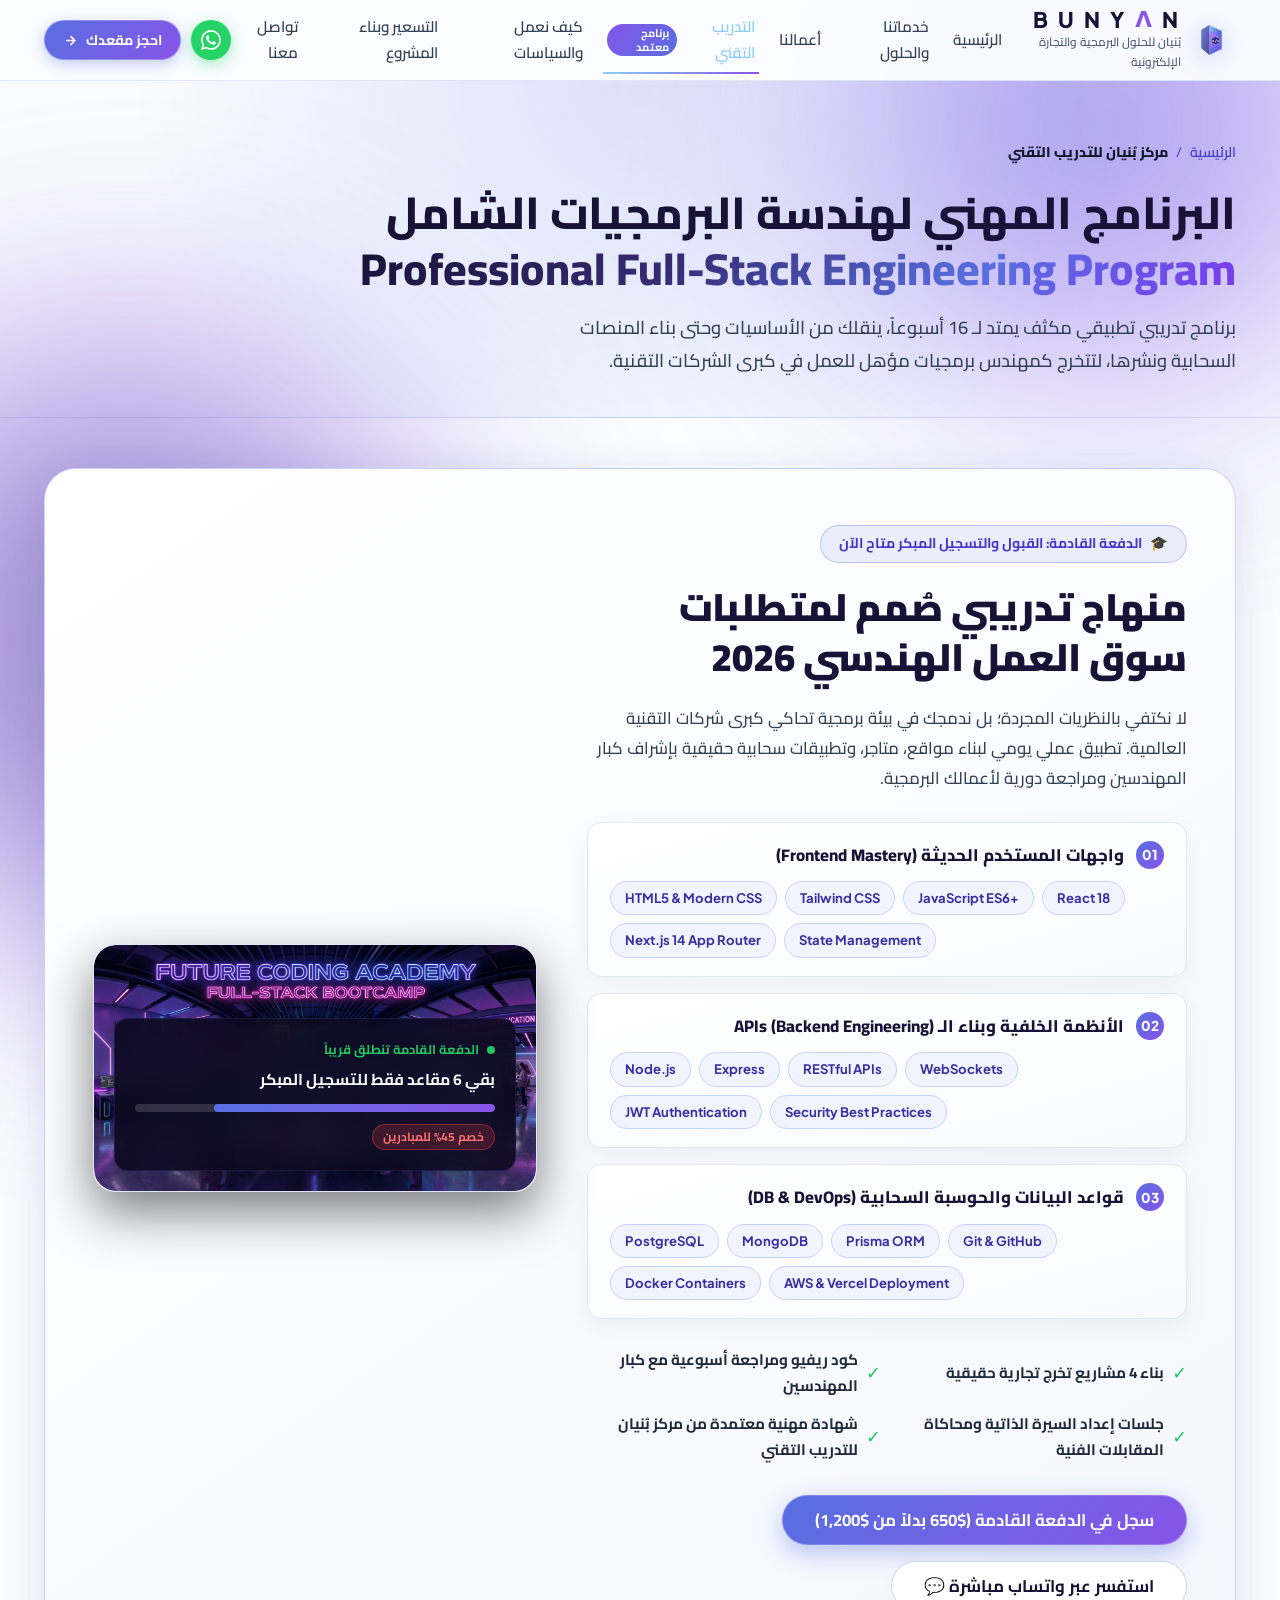
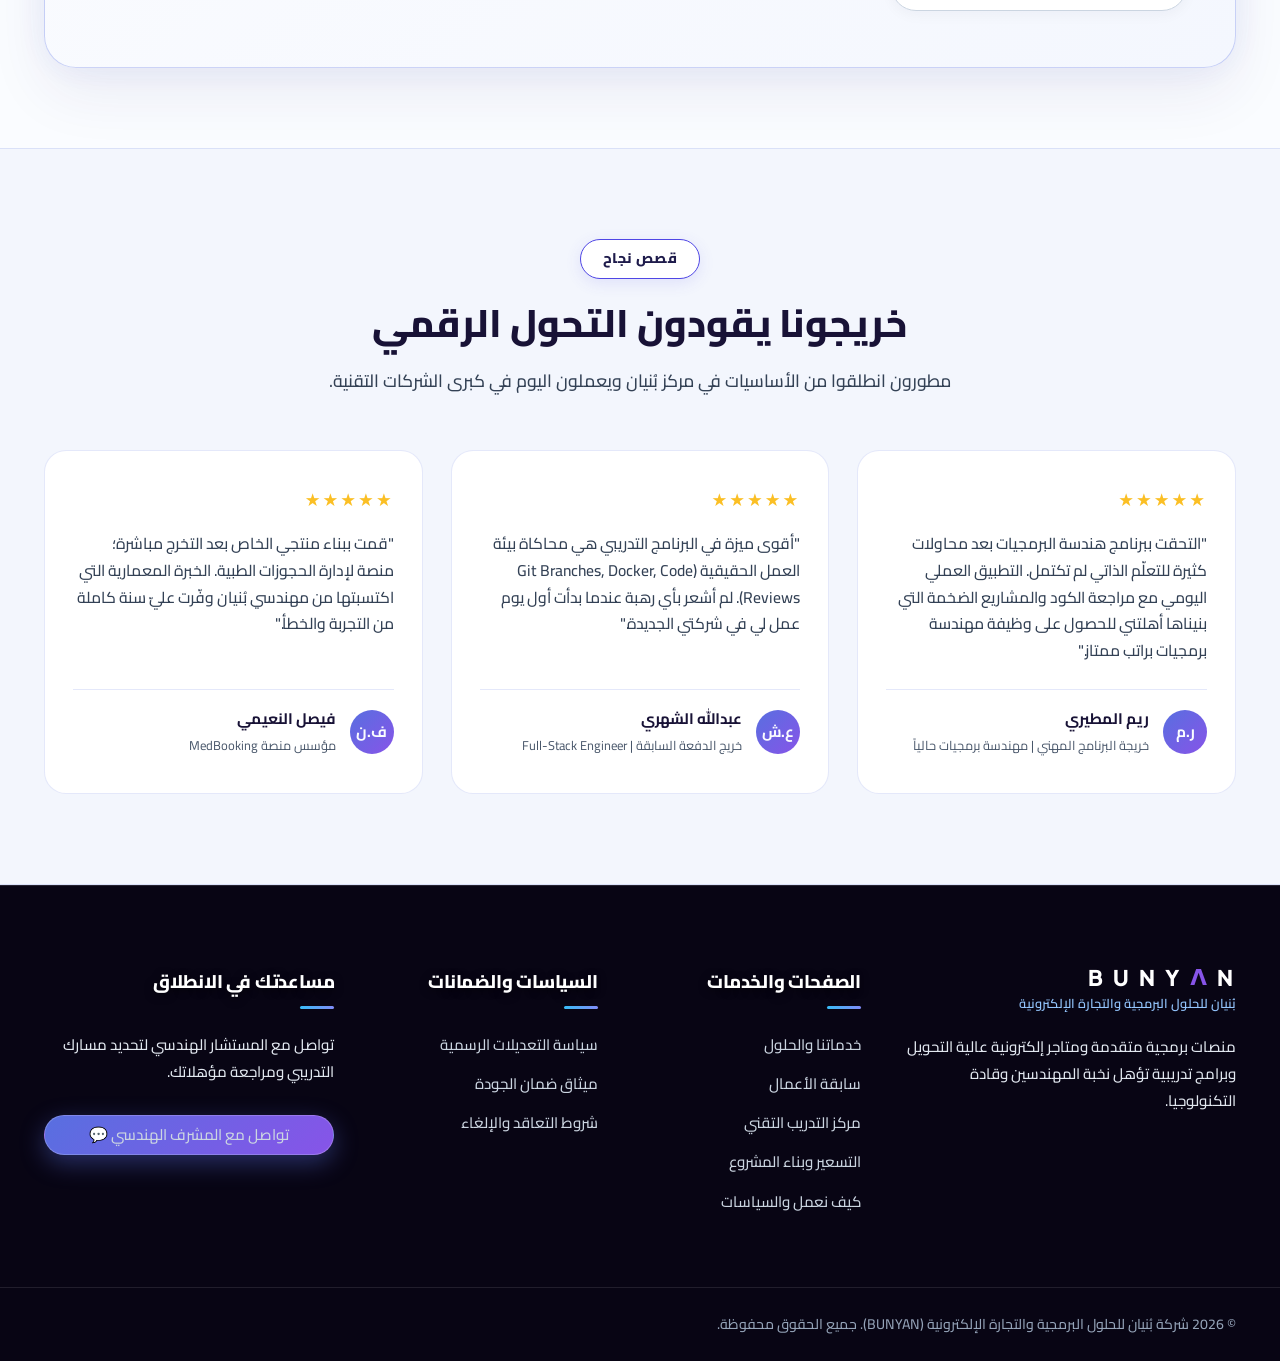
<file: academy.html>
<!DOCTYPE html>
<html lang="ar" dir="rtl">
<head>
  <meta charset="UTF-8">
  <meta name="viewport" content="width=device-width, initial-scale=1.0">
  <title>مركز بُنيان للتدريب التقني | برنامج هندسة البرمجيات المتقدم (Full-Stack)</title>
  <meta name="description" content="انضم إلى برنامج بُنيان المهني لتطوير الويب المتكامل Full-Stack: 16 أسبوعاً من التطبيق العملي لبناء مشاريع برمجية حقيقية بإشراف نخبة من كبار المهندسين.">
  <link rel="icon" type="image/svg+xml" href="data:image/svg+xml,<svg xmlns='http://www.w3.org/2000/svg' viewBox='0 0 100 100'><path d='M30,15 L70,30 L70,70 L30,85 Z' fill='%23586FE0'/><path d='M30,35 L60,45 L60,65 L30,55 Z' fill='%238754E8'/><polygon points='40,50 48,43 54,48 54,55 48,60 40,55' fill='%23352A72'/><text x='50' y='53' font-size='10' font-family='monospace' fill='%238CCDF4' text-anchor='middle'>&lt;/&gt;</text></svg>">
  <link rel="preconnect" href="https://fonts.googleapis.com">
  <link rel="preconnect" href="https://fonts.gstatic.com" crossorigin>
  <link href="https://fonts.googleapis.com/css2?family=Cairo:wght@300;400;500;600;700;800;900&family=Plus+Jakarta+Sans:wght@400;500;600;700;800&display=swap" rel="stylesheet">
  <link rel="stylesheet" href="index.css?v=4">
</head>
<body class="theme-light">
  <div class="bg-orb orb-1"></div>
  <div class="bg-orb orb-2"></div>

  <!-- Header -->
  <header class="site-header" id="siteHeader">
    <div class="container header-inner">
      <a href="index.html" class="brand-logo">
        <div class="logo-mark">
          <svg viewBox="0 0 120 120" fill="none" xmlns="http://www.w3.org/2000/svg" class="logo-svg">
            <defs>
              <linearGradient id="primaryGrad" x1="0%" y1="0%" x2="100%" y2="100%">
                <stop offset="0%" stop-color="#8CCDF4" />
                <stop offset="50%" stop-color="#586FE0" />
                <stop offset="100%" stop-color="#8754E8" />
              </linearGradient>
              <linearGradient id="darkGrad" x1="0%" y1="0%" x2="100%" y2="100%">
                <stop offset="0%" stop-color="#586FE0" />
                <stop offset="100%" stop-color="#352A72" />
              </linearGradient>
              <linearGradient id="violetGrad" x1="0%" y1="0%" x2="100%" y2="100%">
                <stop offset="0%" stop-color="#A78BFA" />
                <stop offset="100%" stop-color="#8754E8" />
              </linearGradient>
            </defs>
            <path d="M42 16L78 34L78 86L42 104L42 16Z" fill="url(#primaryGrad)" />
            <path d="M42 16L18 30L18 84L42 104L42 16Z" fill="url(#darkGrad)" opacity="0.85" />
            <path d="M42 34L68 47L68 73L42 86L42 34Z" fill="url(#violetGrad)" />
            <polygon points="60,50 72,56 72,68 60,74 48,68 48,56" fill="#352A72" stroke="#8CCDF4" stroke-width="1.5" />
            <text x="60" y="66" fill="#FAFCFF" font-family="'Plus Jakarta Sans', monospace" font-size="11" font-weight="800" text-anchor="middle">&lt;/&gt;</text>
          </svg>
        </div>
        <div class="logo-text">
          <span class="logo-title">B U N Y <span class="accent-letter">Λ</span> N</span>
          <span class="logo-sub">بُنيان للحلول البرمجية والتجارة الإلكترونية</span>
        </div>
      </a>

      <nav class="main-nav" id="mainNav">
        <ul class="nav-list">
          <li class="nav-item"><a href="index.html" class="nav-link">الرئيسية</a></li>
          <li class="nav-item"><a href="services.html" class="nav-link">خدماتنا والحلول</a></li>
          <li class="nav-item"><a href="portfolio.html" class="nav-link">أعمالنا</a></li>
          <li class="nav-item"><a href="academy.html" class="nav-link active">التدريب التقني <span class="nav-pill">برنامج معتمد</span></a></li>
          <li class="nav-item"><a href="process.html" class="nav-link">كيف نعمل والسياسات</a></li>
          <li class="nav-item"><a href="pricing.html" class="nav-link">التسعير وبناء المشروع</a></li>
          <li class="nav-item"><a href="contact.html" class="nav-link">تواصل معنا</a></li>
        </ul>
      </nav>

      <div class="header-actions">
        <a href="https://wa.me/966500000000?text=%D9%85%D8%B1%D8%AD%D8%A8%D8%A7%20%D8%A8%D9%86%D9%8A%D8%A7%D9%86%D8%8C%20%D8%A3%D8%B1%D8%BA%D8%A8%20%D8%A8%D8%A7%D9%84%D8%A7%D8%B3%D8%AA%D9%81%D8%B3%D8%A7%D8%B1%20%D8%B9%D9%86%20%D8%A8%D8%B1%D9%86%D8%A7%D9%85%D8%AC%20%D8%A7%D9%84%D8%AA%D8%AF%D8%B1%D9%8A%D8%A8%20%D8%A7%D9%84%D8%AA%D9%82%D9%86%D9%8A" target="_blank" rel="noopener" class="btn-whatsapp-icon" title="محادثة واتساب مباشرة">
          <svg viewBox="0 0 16 16" fill="currentColor" width="20" height="20"><path d="M13.601 2.326A7.85 7.85 0 0 0 7.994 0C3.627 0 .068 3.558.064 7.926c0 1.399.366 2.76 1.057 3.965L0 16l4.204-1.102a7.9 7.9 0 0 0 3.79.965h.004c4.368 0 7.926-3.558 7.93-7.93A7.9 7.9 0 0 0 13.6 2.326zM7.994 14.521a6.6 6.6 0 0 1-3.356-.92l-.24-.144-2.494.654.666-2.433-.156-.251a6.56 6.56 0 0 1-1.007-3.505c0-3.626 2.957-6.584 6.591-6.584a6.56 6.56 0 0 1 4.66 1.931 6.56 6.56 0 0 1 1.928 4.66c-.004 3.639-2.961 6.592-6.592 6.592m3.615-4.934c-.197-.099-1.17-.578-1.353-.646-.182-.065-.315-.099-.445.099-.133.197-.513.646-.627.775-.114.133-.232.148-.43.05-.197-.1-.836-.308-1.592-.985-.59-.525-.985-1.175-1.103-1.372-.114-.198-.011-.304.088-.403.087-.088.197-.232.296-.346.1-.114.133-.198.198-.33.065-.134.034-.248-.015-.347-.05-.099-.445-1.076-.612-1.47-.16-.389-.323-.335-.445-.34-.114-.007-.247-.007-.38-.007a.73.73 0 0 0-.529.247c-.182.198-.691.677-.691 1.654s.71 1.916.81 2.049c.098.133 1.394 2.132 3.383 2.992.47.205.84.326 1.129.418.475.152.904.129 1.246.08.38-.058 1.171-.48 1.338-.943.164-.464.164-.86.114-.943-.049-.084-.182-.133-.38-.232"/></svg>
        </a>
        <a href="#enroll" class="btn btn-primary header-cta-btn">
          <span>احجز&nbsp;مقعدك</span>
          <svg width="15" height="15" viewBox="0 0 24 24" fill="none" stroke="currentColor" stroke-width="2.5"><path d="M5 12h14M12 5l7 7-7 7"/></svg>
        </a>
        <button class="mobile-menu-btn" id="mobileMenuBtn" aria-label="القائمة">
          <span></span><span></span><span></span>
        </button>
      </div>
    </div>
  </header>

  <main>
    <!-- Page Hero -->
    <section class="page-hero">
      <div class="container">
        <div class="breadcrumbs">
          <a href="index.html">الرئيسية</a>
          <span>/</span>
          <span class="current">مركز بُنيان للتدريب التقني</span>
        </div>
        <h1 class="page-hero-title">
          البرنامج المهني لهندسة البرمجيات الشامل <br>
          <span class="text-gradient">Professional Full-Stack Engineering Program</span>
        </h1>
        <p class="page-hero-desc">
          برنامج تدريبي تطبيقي مكثف يمتد لـ 16 أسبوعاً، ينقلك من الأساسيات وحتى بناء المنصات السحابية ونشرها، لتتخرج كمهندس برمجيات مؤهل للعمل في كبرى الشركات التقنية.
        </p>
      </div>
    </section>

    <!-- Main Academy Content -->
    <section class="container" style="padding-bottom: 80px;">
      <div class="academy-card-container">
        <div class="academy-grid">
          <div class="academy-text">
            <div class="academy-badge">
              <span class="badge-icon">🎓</span>
              <span>الدفعة القادمة: القبول والتسجيل المبكر متاح الآن</span>
            </div>
            <h2 class="academy-title">منهاج تدريبي صُمم لمتطلبات سوق العمل الهندسي 2026</h2>
            <p class="academy-desc">
              لا نكتفي بالنظريات المجردة؛ بل ندمجك في بيئة برمجية تحاكي كبرى شركات التقنية العالمية. 
              تطبيق عملي يومي لبناء مواقع، متاجر، وتطبيقات سحابية حقيقية بإشراف كبار المهندسين ومراجعة دورية لأعمالك البرمجية.
            </p>

            <div class="curriculum-stack">
              <div class="stack-box">
                <div class="stack-header">
                  <span class="stack-num">01</span>
                  <h4 class="stack-title">واجهات المستخدم الحديثة (Frontend Mastery)</h4>
                </div>
                <div class="stack-tags" dir="ltr">
                  <span class="tech-pill">HTML5 & Modern CSS</span>
                  <span class="tech-pill">Tailwind CSS</span>
                  <span class="tech-pill">JavaScript ES6+</span>
                  <span class="tech-pill">React 18</span>
                  <span class="tech-pill">Next.js 14 App Router</span>
                  <span class="tech-pill">State Management</span>
                </div>
              </div>

              <div class="stack-box">
                <div class="stack-header">
                  <span class="stack-num">02</span>
                  <h4 class="stack-title">الأنظمة الخلفية وبناء الـ APIs (Backend Engineering)</h4>
                </div>
                <div class="stack-tags" dir="ltr">
                  <span class="tech-pill">Node.js</span>
                  <span class="tech-pill">Express</span>
                  <span class="tech-pill">RESTful APIs</span>
                  <span class="tech-pill">WebSockets</span>
                  <span class="tech-pill">JWT Authentication</span>
                  <span class="tech-pill">Security Best Practices</span>
                </div>
              </div>

              <div class="stack-box">
                <div class="stack-header">
                  <span class="stack-num">03</span>
                  <h4 class="stack-title">قواعد البيانات والحوسبة السحابية (DB & DevOps)</h4>
                </div>
                <div class="stack-tags" dir="ltr">
                  <span class="tech-pill">PostgreSQL</span>
                  <span class="tech-pill">MongoDB</span>
                  <span class="tech-pill">Prisma ORM</span>
                  <span class="tech-pill">Git & GitHub</span>
                  <span class="tech-pill">Docker Containers</span>
                  <span class="tech-pill">AWS & Vercel Deployment</span>
                </div>
              </div>
            </div>

            <div class="academy-features-list">
              <div class="feat-item"><span class="feat-check">✓</span> بناء 4 مشاريع تخرج تجارية حقيقية</div>
              <div class="feat-item"><span class="feat-check">✓</span> كود ريفيو ومراجعة أسبوعية مع كبار المهندسين</div>
              <div class="feat-item"><span class="feat-check">✓</span> جلسات إعداد السيرة الذاتية ومحاكاة المقابلات الفنية</div>
              <div class="feat-item"><span class="feat-check">✓</span> شهادة مهنية معتمدة من مركز بُنيان للتدريب التقني</div>
            </div>

            <div class="academy-action-row" id="enroll">
              <button class="btn btn-primary btn-lg open-bootcamp-modal">
                <span>سجل في الدفعة القادمة ($650 بدلاً من $1,200)</span>
              </button>
              <a href="https://wa.me/966500000000?text=%D9%85%D8%B1%D8%AD%D8%A8%D8%A7%20%D8%A8%D9%86%D9%8A%D8%A7%D9%86%D8%8C%20%D8%A3%D8%B1%D8%BA%D8%A8%20%D8%A8%D8%AA%D8%AD%D9%85%D9%8A%D9%84%20%D8%AE%D8%B7%D8%A9%20%D8%A8%D8%B1%D9%86%D8%A7%D9%85%D8%AC%20%D8%A7%D9%84%D8%AA%D8%AF%D8%B1%D9%8A%D8%A8%20%D8%A7%D9%84%D8%AA%D9%82%D9%86%D9%8A" target="_blank" rel="noopener" class="btn btn-secondary btn-lg">
                <span>استفسر عبر واتساب مباشرة 💬</span>
              </a>
            </div>
          </div>

          <div class="academy-visual">
            <div class="academy-img-frame">
              <img src="assets/bootcamp-mockup.jpg" alt="مركز بنيان للتدريب التقني" class="academy-img">
              <div class="academy-floating-card">
                <div class="live-indicator">
                  <span class="live-dot"></span>
                  <span>الدفعة القادمة تنطلق قريباً</span>
                </div>
                <strong>بقي 6 مقاعد فقط للتسجيل المبكر</strong>
                <div class="progress-bar-wrap">
                  <div class="progress-bar-fill" style="width: 78%;"></div>
                </div>
                <span class="discount-pill">خصم 45% للمبادرين</span>
              </div>
            </div>
          </div>
        </div>
      </div>
    </section>

    <!-- Testimonials from Graduates -->
    <section class="testimonials-section">
      <div class="container">
        <div class="section-header text-center">
          <span class="section-subtitle">قصص نجاح</span>
          <h2 class="section-title">خريجونا يقودون التحول الرقمي</h2>
          <p class="section-desc">مطورون انطلقوا من الأساسيات في مركز بُنيان ويعملون اليوم في كبرى الشركات التقنية.</p>
        </div>
        <div class="testimonials-grid">
          <div class="testimonial-card">
            <div class="stars">★★★★★</div>
            <p class="review-text">
              "التحقت ببرنامج هندسة البرمجيات بعد محاولات كثيرة للتعلّم الذاتي لم تكتمل. التطبيق العملي اليومي مع مراجعة الكود والمشاريع الضخمة التي بنيناها أهلتني للحصول على وظيفة مهندسة برمجيات براتب ممتاز."
            </p>
            <div class="reviewer-meta">
              <div class="reviewer-avatar">ر.م</div>
              <div>
                <strong>ريم المطيري</strong>
                <span>خريجة البرنامج المهني | مهندسة برمجيات حالياً</span>
              </div>
            </div>
          </div>

          <div class="testimonial-card">
            <div class="stars">★★★★★</div>
            <p class="review-text">
              "أقوى ميزة في البرنامج التدريبي هي محاكاة بيئة العمل الحقيقية (Git Branches, Docker, Code Reviews). لم أشعر بأي رهبة عندما بدأت أول يوم عمل لي في شركتي الجديدة."
            </p>
            <div class="reviewer-meta">
              <div class="reviewer-avatar">ع.ش</div>
              <div>
                <strong>عبدالله الشهري</strong>
                <span>خريج الدفعة السابقة | Full-Stack Engineer</span>
              </div>
            </div>
          </div>

          <div class="testimonial-card">
            <div class="stars">★★★★★</div>
            <p class="review-text">
              "قمت ببناء منتجي الخاص بعد التخرج مباشرة؛ منصة لإدارة الحجوزات الطبية. الخبرة المعمارية التي اكتسبتها من مهندسي بُنيان وفّرت عليّ سنة كاملة من التجربة والخطأ."
            </p>
            <div class="reviewer-meta">
              <div class="reviewer-avatar">ف.ن</div>
              <div>
                <strong>فيصل النعيمي</strong>
                <span>مؤسس منصة MedBooking</span>
              </div>
            </div>
          </div>
        </div>
      </div>
    </section>
  </main>

  <!-- Project Modal -->
  <div class="modal-backdrop" id="projectModal">
    <div class="modal-card">
      <button class="modal-close" id="closeProjectModal" aria-label="إغلاق">✕</button>
      <div class="modal-header">
        <span class="modal-badge">التسجيل في البرنامج التدريبي</span>
        <h3 class="modal-title">احجز مقعدك بالدفعة القادمة</h3>
        <p class="modal-desc">املأ بياناتك وسيتواصل معك المستشار التقني لتزويدك بالخطة التدريبية وجدول المحاضرات.</p>
      </div>
      <form id="projectForm" class="modal-form">
        <div class="form-group">
          <label for="clientName">الاسم الثلاثي الكريم *</label>
          <input type="text" id="clientName" class="form-input" placeholder="اسمك الكريم" required>
        </div>
        <div class="form-row">
          <div class="form-group">
            <label for="clientPhone">رقم الجوال (واتساب) *</label>
            <input type="tel" id="clientPhone" class="form-input" placeholder="05XXXXXXXX" required>
          </div>
          <div class="form-group">
            <label for="clientEmail">البريد الإلكتروني *</label>
            <input type="email" id="clientEmail" class="form-input" placeholder="name@email.com" required>
          </div>
        </div>
        <input type="hidden" id="projectTypeSelect" value="التسجيل في برنامج التدريب التقني">
        <button type="submit" class="btn btn-primary btn-block btn-lg">
          <span>تأكيد التسجيل والمتابعة عبر واتساب 🚀</span>
        </button>
      </form>
    </div>
  </div>

  <div class="toast-notification" id="toastNotification">
    <div class="toast-icon">✓</div>
    <div class="toast-text" id="toastMessage">تم استلام طلبك بنجاح!</div>
  </div>

  <!-- Footer -->
  <footer class="site-footer">
    <div class="container footer-grid">
      <div class="footer-col footer-brand">
        <div class="brand-logo footer-logo">
          <div class="logo-text">
            <span class="logo-title">B U N Y <span class="accent-letter">Λ</span> N</span>
            <span class="logo-sub">بُنيان للحلول البرمجية والتجارة الإلكترونية</span>
          </div>
        </div>
        <p class="footer-tagline">منصات برمجية متقدمة ومتاجر إلكترونية عالية التحويل وبرامج تدريبية تؤهل نخبة المهندسين وقادة التكنولوجيا.</p>
      </div>
      <div class="footer-col">
        <h4 class="footer-col-title">الصفحات والخدمات</h4>
        <ul class="footer-links">
          <li><a href="services.html">خدماتنا والحلول</a></li>
          <li><a href="portfolio.html">سابقة الأعمال</a></li>
          <li><a href="academy.html">مركز التدريب التقني</a></li>
          <li><a href="pricing.html">التسعير وبناء المشروع</a></li>
          <li><a href="process.html">كيف نعمل والسياسات</a></li>
        </ul>
      </div>
      <div class="footer-col">
        <h4 class="footer-col-title">السياسات والضمانات</h4>
        <ul class="footer-links">
          <li><a href="process.html#revisions">سياسة التعديلات الرسمية</a></li>
          <li><a href="process.html#warranty">ميثاق ضمان الجودة</a></li>
          <li><a href="process.html#contract">شروط التعاقد والإلغاء</a></li>
        </ul>
      </div>
      <div class="footer-col">
        <h4 class="footer-col-title">مساعدتك في الانطلاق</h4>
        <p class="policy-note">تواصل مع المستشار الهندسي لتحديد مسارك التدريبي ومراجعة مؤهلاتك.</p>
        <a href="https://wa.me/966500000000" target="_blank" rel="noopener" class="btn btn-primary btn-block" style="margin-top: 10px;">
          <span>تواصل مع المشرف الهندسي 💬</span>
        </a>
      </div>
    </div>
    <div class="footer-bottom">
      <div class="container footer-bottom-inner">
        <p>© 2026 شركة بُنيان للحلول البرمجية والتجارة الإلكترونية (BUNYAN). جميع الحقوق محفوظة.</p>
      </div>
    </div>
  </footer>

  <script src="app.js?v=3"></script>
</body>
</html>
</file>
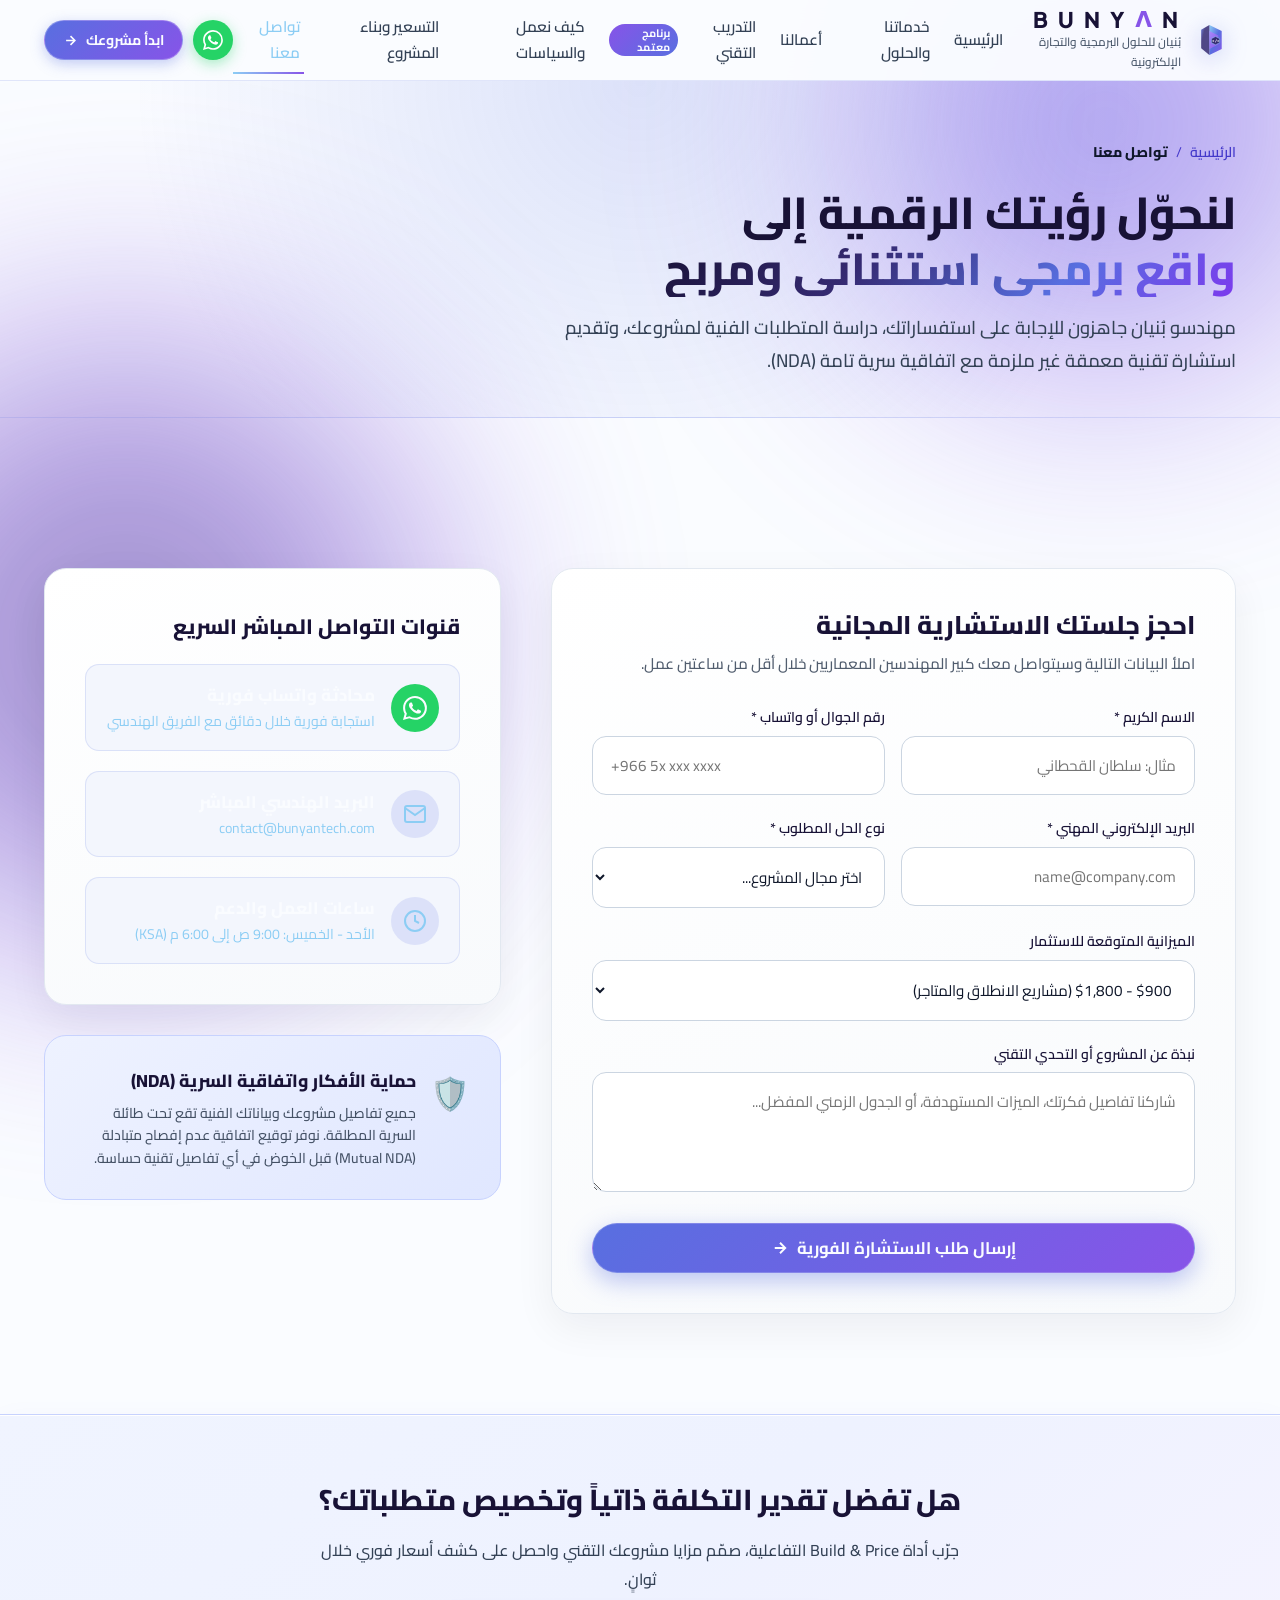
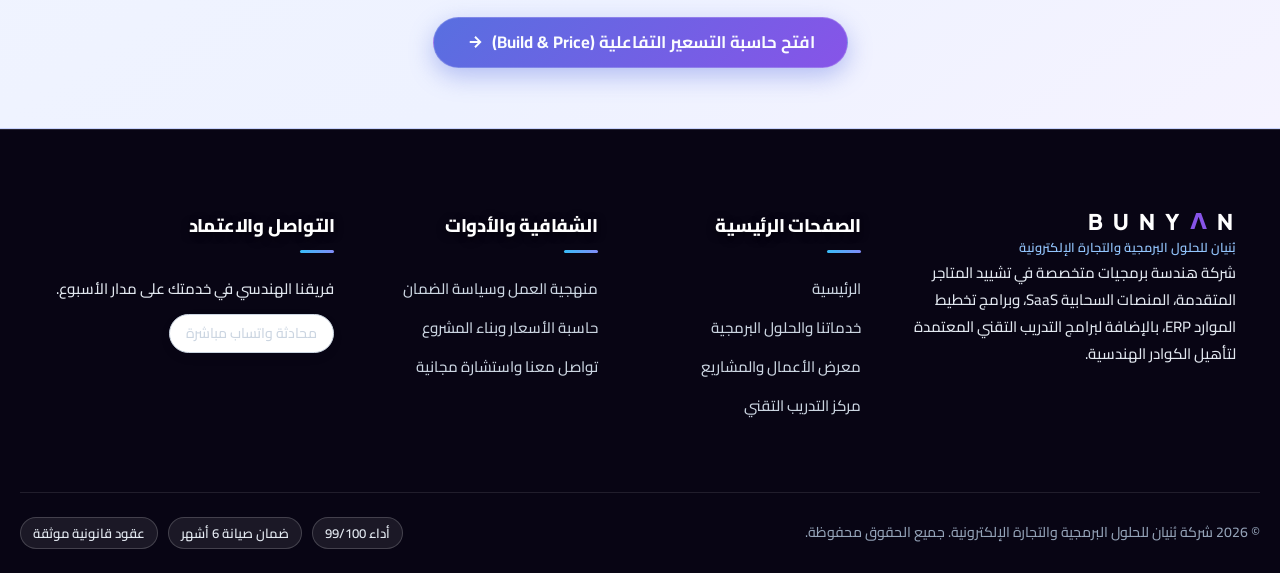
<file: contact.html>
<!DOCTYPE html>
<html lang="ar" dir="rtl">
<head>
  <meta charset="UTF-8">
  <meta name="viewport" content="width=device-width, initial-scale=1.0">
  <title>تواصل معنا وحجز استشارة تقنية | بُنيان BUNYAN Tech</title>
  <meta name="description" content="تواصل مع فريق مهندسي بُنيان. احجز استشارتك التقنية المجانية لمشروعك البرمجي، متجرك الإلكتروني، أو استفسر عن برنامج التدريب التقني لتأهيل المهندسين.">
  <link rel="icon" type="image/svg+xml" href="data:image/svg+xml,<svg xmlns='http://www.w3.org/2000/svg' viewBox='0 0 100 100'><path d='M30,15 L70,30 L70,70 L30,85 Z' fill='%23586FE0'/><path d='M30,35 L60,45 L60,65 L30,55 Z' fill='%238754E8'/><polygon points='40,50 48,43 54,48 54,55 48,60 40,55' fill='%23352A72'/><text x='50' y='53' font-size='10' font-family='monospace' fill='%238CCDF4' text-anchor='middle'>&lt;/&gt;</text></svg>">
  <link rel="preconnect" href="https://fonts.googleapis.com">
  <link rel="preconnect" href="https://fonts.gstatic.com" crossorigin>
  <link href="https://fonts.googleapis.com/css2?family=Cairo:wght@300;400;500;600;700;800;900&family=Plus+Jakarta+Sans:wght@400;500;600;700;800&display=swap" rel="stylesheet">
  <link rel="stylesheet" href="index.css?v=4">
</head>
<body class="theme-light">
  <div class="bg-orb orb-1"></div>
  <div class="bg-orb orb-2"></div>

  <!-- Main Navigation Header -->
  <header class="site-header" id="siteHeader">
    <div class="container header-inner">
      <a href="index.html" class="brand-logo">
        <div class="logo-mark">
          <svg viewBox="0 0 120 120" fill="none" xmlns="http://www.w3.org/2000/svg" class="logo-svg">
            <defs>
              <linearGradient id="primaryGrad" x1="0%" y1="0%" x2="100%" y2="100%">
                <stop offset="0%" stop-color="#8CCDF4" />
                <stop offset="50%" stop-color="#586FE0" />
                <stop offset="100%" stop-color="#8754E8" />
              </linearGradient>
              <linearGradient id="darkGrad" x1="0%" y1="0%" x2="100%" y2="100%">
                <stop offset="0%" stop-color="#586FE0" />
                <stop offset="30%" stop-color="#352A72" />
              </linearGradient>
              <linearGradient id="violetGrad" x1="0%" y1="0%" x2="100%" y2="100%">
                <stop offset="0%" stop-color="#A78BFA" />
                <stop offset="100%" stop-color="#8754E8" />
              </linearGradient>
            </defs>
            <path d="M42 16L78 34L78 86L42 104L42 16Z" fill="url(#primaryGrad)" />
            <path d="M42 16L18 30L18 84L42 104L42 16Z" fill="url(#darkGrad)" opacity="0.85" />
            <path d="M42 34L68 47L68 73L42 86L42 34Z" fill="url(#violetGrad)" />
            <polygon points="60,50 72,56 72,68 60,74 48,68 48,56" fill="#352A72" stroke="#8CCDF4" stroke-width="1.5" />
            <text x="60" y="66" fill="#FAFCFF" font-family="'Plus Jakarta Sans', monospace" font-size="11" font-weight="800" text-anchor="middle">&lt;/&gt;</text>
          </svg>
        </div>
        <div class="logo-text">
          <span class="logo-title">B U N Y <span class="accent-letter">Λ</span> N</span>
          <span class="logo-sub">بُنيان للحلول البرمجية والتجارة الإلكترونية</span>
        </div>
      </a>

      <!-- Desktop Nav Menu -->
      <nav class="main-nav" id="mainNav">
        <ul class="nav-list">
          <li class="nav-item"><a href="index.html" class="nav-link">الرئيسية</a></li>
          <li class="nav-item"><a href="services.html" class="nav-link">خدماتنا والحلول</a></li>
          <li class="nav-item"><a href="portfolio.html" class="nav-link">أعمالنا</a></li>
          <li class="nav-item"><a href="academy.html" class="nav-link">التدريب التقني <span class="nav-pill">برنامج معتمد</span></a></li>
          <li class="nav-item"><a href="process.html" class="nav-link">كيف نعمل والسياسات</a></li>
          <li class="nav-item"><a href="pricing.html" class="nav-link">التسعير وبناء المشروع</a></li>
          <li class="nav-item"><a href="contact.html" class="nav-link active">تواصل معنا</a></li>
        </ul>
      </nav>

      <!-- Header Action CTAs -->
      <div class="header-actions">
        <a href="https://wa.me/966500000000?text=%D9%85%D8%B1%D8%AD%D8%A8%D8%A7%20%D8%A8%D9%86%D9%8A%D8%A7%D9%86%D8%8C%20%D8%A3%D8%B1%D8%BA%D8%A8%20%D8%A8%D8%A7%D8%B3%D8%AA%D8%B4%D8%A7%D8%B1%D8%A9%20%D8%AA%D9%82%D9%86%D9%8A%D8%A9%20%D9%85%D8%A8%D8%A7%D8%B4%D8%B1%D8%A9" target="_blank" rel="noopener" class="btn-whatsapp-icon" title="محادثة واتساب مباشرة">
          <svg viewBox="0 0 16 16" fill="currentColor" width="20" height="20"><path d="M13.601 2.326A7.85 7.85 0 0 0 7.994 0C3.627 0 .068 3.558.064 7.926c0 1.399.366 2.76 1.057 3.965L0 16l4.204-1.102a7.9 7.9 0 0 0 3.79.965h.004c4.368 0 7.926-3.558 7.93-7.93A7.9 7.9 0 0 0 13.6 2.326zM7.994 14.521a6.6 6.6 0 0 1-3.356-.92l-.24-.144-2.494.654.666-2.433-.156-.251a6.56 6.56 0 0 1-1.007-3.505c0-3.626 2.957-6.584 6.591-6.584a6.56 6.56 0 0 1 4.66 1.931 6.56 6.56 0 0 1 1.928 4.66c-.004 3.639-2.961 6.592-6.592 6.592m3.615-4.934c-.197-.099-1.17-.578-1.353-.646-.182-.065-.315-.099-.445.099-.133.197-.513.646-.627.775-.114.133-.232.148-.43.05-.197-.1-.836-.308-1.592-.985-.59-.525-.985-1.175-1.103-1.372-.114-.198-.011-.304.088-.403.087-.088.197-.232.296-.346.1-.114.133-.198.198-.33.065-.134.034-.248-.015-.347-.05-.099-.445-1.076-.612-1.47-.16-.389-.323-.335-.445-.34-.114-.007-.247-.007-.38-.007a.73.73 0 0 0-.529.247c-.182.198-.691.677-.691 1.654s.71 1.916.81 2.049c.098.133 1.394 2.132 3.383 2.992.47.205.84.326 1.129.418.475.152.904.129 1.246.08.38-.058 1.171-.48 1.338-.943.164-.464.164-.86.114-.943-.049-.084-.182-.133-.38-.232"/></svg>
        </a>
        <a href="pricing.html" class="btn btn-primary header-cta-btn">
          <span>ابدأ&nbsp;مشروعك</span>
          <svg width="15" height="15" viewBox="0 0 24 24" fill="none" stroke="currentColor" stroke-width="2.5"><path d="M5 12h14M12 5l7 7-7 7"/></svg>
        </a>
        <button class="mobile-menu-btn" id="mobileMenuBtn" aria-label="القائمة">
          <span></span><span></span><span></span>
        </button>
      </div>
    </div>
  </header>

  <main>
    <!-- Page Hero Banner -->
    <section class="page-hero">
      <div class="container">
        <div class="breadcrumbs">
          <a href="index.html">الرئيسية</a>
          <span>/</span>
          <span class="current">تواصل معنا</span>
        </div>
        <h1 class="page-hero-title">
          لنحوّل رؤيتك الرقمية إلى <br>
          <span class="text-gradient">واقع برمجي استثنائي ومربح</span>
        </h1>
        <p class="page-hero-desc">
          مهندسو بُنيان جاهزون للإجابة على استفساراتك، دراسة المتطلبات الفنية لمشروعك، وتقديم استشارة تقنية معمقة غير ملزمة مع اتفاقية سرية تامة (NDA).
        </p>
      </div>
    </section>

    <!-- Contact & Consultation Section -->
    <section class="subpage-section">
      <div class="container">
        <div class="contact-grid">
          
          <!-- Contact Form Box -->
          <div class="contact-card">
            <h2 class="section-title" style="font-size: 1.6rem; text-align: right; margin-bottom: 8px;">
              احجز جلستك الاستشارية المجانية
            </h2>
            <p style="color: var(--c-soft-gray); opacity: 0.85; margin-bottom: 28px; font-size: 0.95rem;">
              املأ البيانات التالية وسيتواصل معك كبير المهندسين المعماريين خلال أقل من ساعتين عمل.
            </p>

            <form id="contactForm" onsubmit="event.preventDefault(); document.getElementById('contactSuccess').style.display='block'; this.reset();">
              <div class="form-row-2col">
                <div class="form-group">
                  <label class="form-label" for="clientName">الاسم الكريم *</label>
                  <input type="text" id="clientName" class="form-control" placeholder="مثال: سلطان القحطاني" required>
                </div>
                <div class="form-group">
                  <label class="form-label" for="clientPhone">رقم الجوال أو واتساب *</label>
                  <input type="tel" id="clientPhone" class="form-control" placeholder="+966 5x xxx xxxx" required>
                </div>
              </div>

              <div class="form-row-2col">
                <div class="form-group">
                  <label class="form-label" for="clientEmail">البريد الإلكتروني المهني *</label>
                  <input type="email" id="clientEmail" class="form-control" placeholder="name@company.com" required>
                </div>
                <div class="form-group">
                  <label class="form-label" for="projectType">نوع الحل المطلوب *</label>
                  <select id="projectType" class="form-select" required>
                    <option value="">اختر مجال المشروع...</option>
                    <option value="ecommerce">متجر إلكتروني فائق الأداء (B2C / B2B)</option>
                    <option value="saas">نظام سحابي مخصص SaaS أو ERP</option>
                    <option value="corporate">موقع شركة أو واجهة أعمال تفاعلية</option>
                    <option value="bootcamp">برنامج التدريب التقني المتقدم (Full-Stack)</option>
                    <option value="consulting">استشارة معمارية وتدقيق أداء كود</option>
                  </select>
                </div>
              </div>

              <div class="form-group">
                <label class="form-label" for="projectBudget">الميزانية المتوقعة للاستثمار</label>
                <select id="projectBudget" class="form-select">
                  <option value="standard">$900 - $1,800 (مشاريع الانطلاق والمتاجر)</option>
                  <option value="pro">$1,800 - $3,500 (مشاريع متقدمة ومنصات SaaS)</option>
                  <option value="enterprise">$3,500+ (أنظمة مؤسسية معقدة)</option>
                  <option value="bootcamp">$499 (رسوم البرنامج التدريبي)</option>
                </select>
              </div>

              <div class="form-group">
                <label class="form-label" for="projectDetails">نبذة عن المشروع أو التحدي التقني</label>
                <textarea id="projectDetails" class="form-textarea" placeholder="شاركنا تفاصيل فكرتك، الميزات المستهدفة، أو الجدول الزمني المفضل..."></textarea>
              </div>

              <button type="submit" class="btn btn-primary" style="width: 100%; justify-content: center; font-size: 1.05rem; padding: 14px 28px;">
                <span>إرسال طلب الاستشارة الفورية</span>
                <svg width="18" height="18" viewBox="0 0 24 24" fill="none" stroke="currentColor" stroke-width="2.5"><path d="M5 12h14M12 5l7 7-7 7"/></svg>
              </button>

              <div id="contactSuccess" class="contact-success-msg">
                تم استلام طلبك بنجاح! سيقوم مستشارك التقني في بُنيان بالتواصل معك عبر واتساب والبريد خلال أقل من ساعتين.
              </div>
            </form>
          </div>

          <!-- Direct Channels & Trust Box -->
          <div>
            <div class="contact-card">
              <h3 style="font-size: 1.3rem; margin-bottom: 20px; color: var(--c-ice-white);">قنوات التواصل المباشر السريع</h3>
              
              <div class="contact-methods">
                <a href="https://wa.me/966500000000?text=%D9%85%D8%B1%D8%AD%D8%A8%D8%A7%20%D8%A8%D9%86%D9%8A%D8%A7%D9%86%D8%8C%20%D8%A3%D8%B1%D8%BA%D8%A8%20%D8%A8%D8%A7%D8%B3%D8%AA%D8%B4%D8%A7%D8%B1%D8%A9%20%D8%AA%D9%82%D9%86%D9%8A%D8%A9" target="_blank" rel="noopener" class="contact-method-item">
                  <div class="method-icon whatsapp">
                    <svg viewBox="0 0 16 16" fill="currentColor" width="24" height="24"><path d="M13.601 2.326A7.85 7.85 0 0 0 7.994 0C3.627 0 .068 3.558.064 7.926c0 1.399.366 2.76 1.057 3.965L0 16l4.204-1.102a7.9 7.9 0 0 0 3.79.965h.004c4.368 0 7.926-3.558 7.93-7.93A7.9 7.9 0 0 0 13.6 2.326zM7.994 14.521a6.6 6.6 0 0 1-3.356-.92l-.24-.144-2.494.654.666-2.433-.156-.251a6.56 6.56 0 0 1-1.007-3.505c0-3.626 2.957-6.584 6.591-6.584a6.56 6.56 0 0 1 4.66 1.931 6.56 6.56 0 0 1 1.928 4.66c-.004 3.639-2.961 6.592-6.592 6.592m3.615-4.934c-.197-.099-1.17-.578-1.353-.646-.182-.065-.315-.099-.445.099-.133.197-.513.646-.627.775-.114.133-.232.148-.43.05-.197-.1-.836-.308-1.592-.985-.59-.525-.985-1.175-1.103-1.372-.114-.198-.011-.304.088-.403.087-.088.197-.232.296-.346.1-.114.133-.198.198-.33.065-.134.034-.248-.015-.347-.05-.099-.445-1.076-.612-1.47-.16-.389-.323-.335-.445-.34-.114-.007-.247-.007-.38-.007a.73.73 0 0 0-.529.247c-.182.198-.691.677-.691 1.654s.71 1.916.81 2.049c.098.133 1.394 2.132 3.383 2.992.47.205.84.326 1.129.418.475.152.904.129 1.246.08.38-.058 1.171-.48 1.338-.943.164-.464.164-.86.114-.943-.049-.084-.182-.133-.38-.232"/></svg>
                  </div>
                  <div>
                    <div style="font-weight: 800; font-size: 1.05rem; color: var(--c-ice-white);">محادثة واتساب فورية</div>
                    <div style="font-size: 0.88rem; color: #8CCDF4;">استجابة فورية خلال دقائق مع الفريق الهندسي</div>
                  </div>
                </a>

                <div class="contact-method-item">
                  <div class="method-icon">
                    <svg viewBox="0 0 24 24" fill="none" stroke="currentColor" stroke-width="2" width="24" height="24"><path d="M4 4h16c1.1 0 2 .9 2 2v12c0 1.1-.9 2-2 2H4c-1.1 0-2-.9-2-2V6c0-1.1.9-2 2-2z"/><polyline points="22,6 12,13 2,6"/></svg>
                  </div>
                  <div>
                    <div style="font-weight: 800; font-size: 1.05rem; color: var(--c-ice-white);">البريد الهندسي المباشر</div>
                    <div style="font-size: 0.88rem; color: #8CCDF4;">contact@bunyantech.com</div>
                  </div>
                </div>

                <div class="contact-method-item">
                  <div class="method-icon">
                    <svg viewBox="0 0 24 24" fill="none" stroke="currentColor" stroke-width="2" width="24" height="24"><circle cx="12" cy="12" r="10"/><polyline points="12 6 12 12 16 14"/></svg>
                  </div>
                  <div>
                    <div style="font-weight: 800; font-size: 1.05rem; color: var(--c-ice-white);">ساعات العمل والدعم</div>
                    <div style="font-size: 0.88rem; color: #8CCDF4;">الأحد - الخميس: 9:00 ص إلى 6:00 م (KSA)</div>
                  </div>
                </div>
              </div>
            </div>

            <div class="contact-direct-card">
              <div style="display: flex; gap: 14px; align-items: flex-start;">
                <div style="font-size: 2rem;">🛡️</div>
                <div>
                  <h4 style="font-weight: 800; font-size: 1.1rem; color: var(--c-ice-white); margin-bottom: 6px;">حماية الأفكار واتفاقية السرية (NDA)</h4>
                  <p style="font-size: 0.88rem; color: var(--c-soft-gray); opacity: 0.9; line-height: 1.6; margin: 0;">
                    جميع تفاصيل مشروعك وبياناتك الفنية تقع تحت طائلة السرية المطلقة. نوفر توقيع اتفاقية عدم إفصاح متبادلة (Mutual NDA) قبل الخوض في أي تفاصيل تقنية حساسة.
                  </p>
                </div>
              </div>
            </div>
          </div>

        </div>
      </div>
    </section>

    <!-- Build & Price Banner -->
    <section class="banner-cta-section" style="padding: 60px 0; background: linear-gradient(135deg, rgba(53, 42, 114, 0.4) 0%, rgba(135, 84, 232, 0.25) 100%); border-top: 1px solid var(--border-glass);">
      <div class="container text-center">
        <h2 style="font-size: 1.8rem; font-weight: 800; margin-bottom: 12px; color: var(--c-ice-white);">
          هل تفضل تقدير التكلفة ذاتياً وتخصيص متطلباتك؟
        </h2>
        <p style="color: #8CCDF4; max-width: 650px; margin: 0 auto 24px; font-size: 1rem;">
          جرّب أداة Build & Price التفاعلية، صمّم مزايا مشروعك التقني واحصل على كشف أسعار فوري خلال ثوانٍ.
        </p>
        <a href="pricing.html" class="btn btn-primary" style="padding: 14px 32px; font-size: 1.05rem;">
          <span>افتح حاسبة التسعير التفاعلية (Build & Price)</span>
          <svg width="18" height="18" viewBox="0 0 24 24" fill="none" stroke="currentColor" stroke-width="2.5"><path d="M5 12h14M12 5l7 7-7 7"/></svg>
        </a>
      </div>
    </section>
  </main>

  <!-- Global Footer -->
  <footer class="site-footer">
    <div class="container footer-inner">
      <div class="footer-col brand-col">
        <div class="footer-brand">
          <div class="logo-text">
            <span class="logo-title">B U N Y <span class="accent-letter">Λ</span> N</span>
            <span class="logo-sub">بُنيان للحلول البرمجية والتجارة الإلكترونية</span>
          </div>
        </div>
        <p class="footer-desc">
          شركة هندسة برمجيات متخصصة في تشييد المتاجر المتقدمة، المنصات السحابية SaaS، وبرامج تخطيط الموارد ERP، بالإضافة لبرامج التدريب التقني المعتمدة لتأهيل الكوادر الهندسية.
        </p>
      </div>

      <div class="footer-col">
        <h4 class="footer-heading">الصفحات الرئيسية</h4>
        <ul class="footer-links">
          <li><a href="index.html">الرئيسية</a></li>
          <li><a href="services.html">خدماتنا والحلول البرمجية</a></li>
          <li><a href="portfolio.html">معرض الأعمال والمشاريع</a></li>
          <li><a href="academy.html">مركز التدريب التقني</a></li>
        </ul>
      </div>

      <div class="footer-col">
        <h4 class="footer-heading">الشفافية والأدوات</h4>
        <ul class="footer-links">
          <li><a href="process.html">منهجية العمل وسياسة الضمان</a></li>
          <li><a href="pricing.html">حاسبة الأسعار وبناء المشروع</a></li>
          <li><a href="contact.html">تواصل معنا واستشارة مجانية</a></li>
        </ul>
      </div>

      <div class="footer-col">
        <h4 class="footer-heading">التواصل والاعتماد</h4>
        <p style="font-size: 0.88rem; color: #8CCDF4; margin-bottom: 12px;">فريقنا الهندسي في خدمتك على مدار الأسبوع.</p>
        <div class="footer-contact-actions">
          <a href="https://wa.me/966500000000" target="_blank" rel="noopener" class="btn btn-secondary" style="font-size: 0.88rem; padding: 10px 16px;">
            <span>محادثة واتساب مباشرة</span>
          </a>
        </div>
      </div>
    </div>

    <div class="container footer-bottom">
      <p class="copyright">© 2026 شركة بُنيان للحلول البرمجية والتجارة الإلكترونية. جميع الحقوق محفوظة.</p>
      <div class="footer-meta-tags">
        <span>أداء 99/100</span>
        <span>ضمان صيانة 6 أشهر</span>
        <span>عقود قانونية موثقة</span>
      </div>
    </div>
  </footer>

  <script src="app.js"></script>
</body>
</html>
</file>
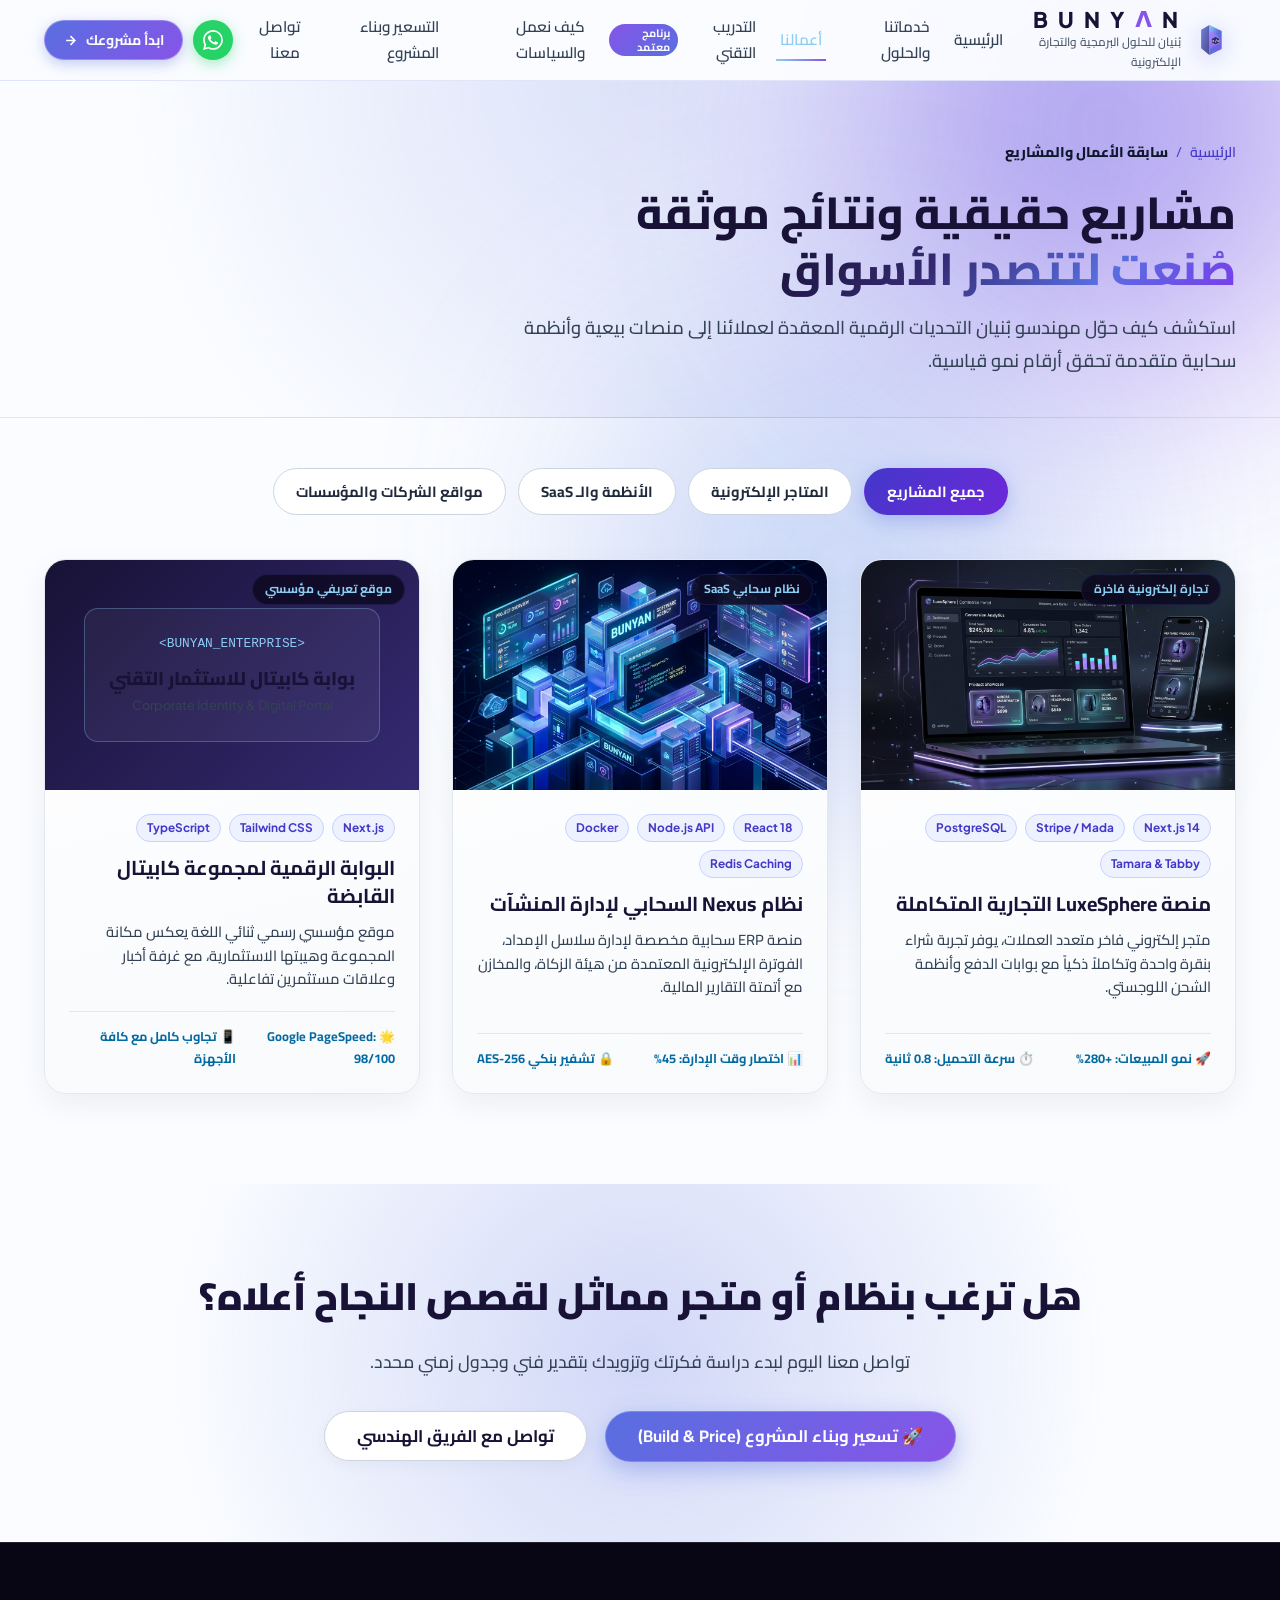
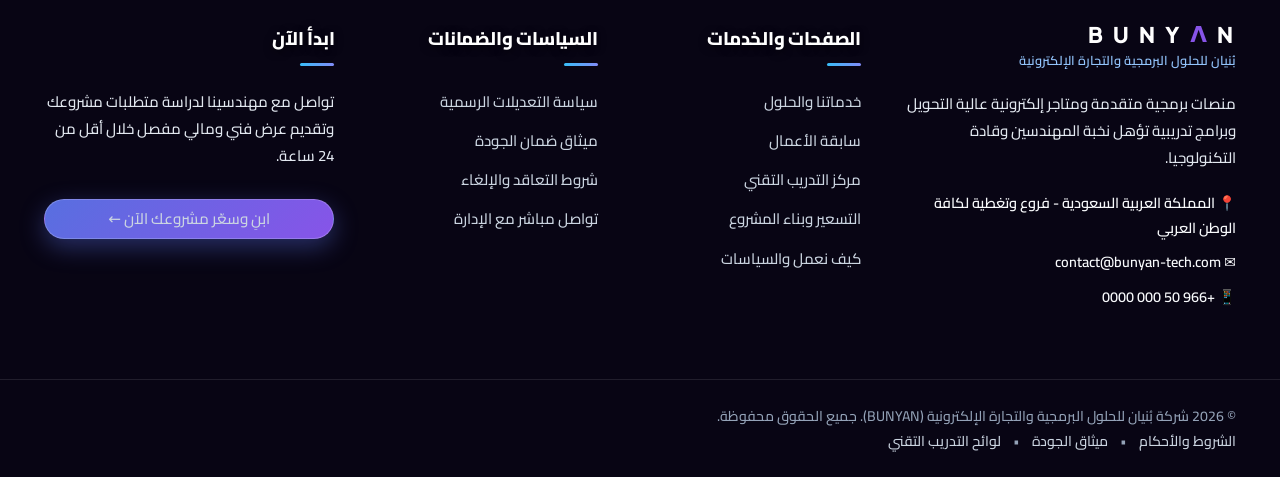
<file: portfolio.html>
<!DOCTYPE html>
<html lang="ar" dir="rtl">
<head>
  <meta charset="UTF-8">
  <meta name="viewport" content="width=device-width, initial-scale=1.0">
  <title>سابقة الأعمال ودراسات الحالة | بُنيان BUNYAN Tech</title>
  <meta name="description" content="تصفح معرض مشاريع شركة بُنيان: متاجر إلكترونية عالية التحويل، منصات سحابية SaaS، وبوابات رسمية لأكبر الشركات مع مؤشرات الأداء الحقيقية.">
  <link rel="icon" type="image/svg+xml" href="data:image/svg+xml,<svg xmlns='http://www.w3.org/2000/svg' viewBox='0 0 100 100'><path d='M30,15 L70,30 L70,70 L30,85 Z' fill='%23586FE0'/><path d='M30,35 L60,45 L60,65 L30,55 Z' fill='%238754E8'/><polygon points='40,50 48,43 54,48 54,55 48,60 40,55' fill='%23352A72'/><text x='50' y='53' font-size='10' font-family='monospace' fill='%238CCDF4' text-anchor='middle'>&lt;/&gt;</text></svg>">
  <link rel="preconnect" href="https://fonts.googleapis.com">
  <link rel="preconnect" href="https://fonts.gstatic.com" crossorigin>
  <link href="https://fonts.googleapis.com/css2?family=Cairo:wght@300;400;500;600;700;800;900&family=Plus+Jakarta+Sans:wght@400;500;600;700;800&display=swap" rel="stylesheet">
  <link rel="stylesheet" href="index.css?v=4">
</head>
<body class="theme-light">
  <div class="bg-orb orb-1"></div>
  <div class="bg-orb orb-3"></div>

  <!-- Main Navigation Header -->
  <header class="site-header" id="siteHeader">
    <div class="container header-inner">
      <a href="index.html" class="brand-logo">
        <div class="logo-mark">
          <svg viewBox="0 0 120 120" fill="none" xmlns="http://www.w3.org/2000/svg" class="logo-svg">
            <defs>
              <linearGradient id="primaryGrad" x1="0%" y1="0%" x2="100%" y2="100%">
                <stop offset="0%" stop-color="#8CCDF4" />
                <stop offset="50%" stop-color="#586FE0" />
                <stop offset="100%" stop-color="#8754E8" />
              </linearGradient>
              <linearGradient id="darkGrad" x1="0%" y1="0%" x2="100%" y2="100%">
                <stop offset="0%" stop-color="#586FE0" />
                <stop offset="100%" stop-color="#352A72" />
              </linearGradient>
              <linearGradient id="violetGrad" x1="0%" y1="0%" x2="100%" y2="100%">
                <stop offset="0%" stop-color="#A78BFA" />
                <stop offset="100%" stop-color="#8754E8" />
              </linearGradient>
            </defs>
            <path d="M42 16L78 34L78 86L42 104L42 16Z" fill="url(#primaryGrad)" />
            <path d="M42 16L18 30L18 84L42 104L42 16Z" fill="url(#darkGrad)" opacity="0.85" />
            <path d="M42 34L68 47L68 73L42 86L42 34Z" fill="url(#violetGrad)" />
            <polygon points="60,50 72,56 72,68 60,74 48,68 48,56" fill="#352A72" stroke="#8CCDF4" stroke-width="1.5" />
            <text x="60" y="66" fill="#FAFCFF" font-family="'Plus Jakarta Sans', monospace" font-size="11" font-weight="800" text-anchor="middle">&lt;/&gt;</text>
          </svg>
        </div>
        <div class="logo-text">
          <span class="logo-title">B U N Y <span class="accent-letter">Λ</span> N</span>
          <span class="logo-sub">بُنيان للحلول البرمجية والتجارة الإلكترونية</span>
        </div>
      </a>

      <!-- Desktop Nav Menu -->
      <nav class="main-nav" id="mainNav">
        <ul class="nav-list">
          <li class="nav-item"><a href="index.html" class="nav-link">الرئيسية</a></li>
          <li class="nav-item"><a href="services.html" class="nav-link">خدماتنا والحلول</a></li>
          <li class="nav-item"><a href="portfolio.html" class="nav-link active">أعمالنا</a></li>
          <li class="nav-item"><a href="academy.html" class="nav-link">التدريب التقني <span class="nav-pill">برنامج معتمد</span></a></li>
          <li class="nav-item"><a href="process.html" class="nav-link">كيف نعمل والسياسات</a></li>
          <li class="nav-item"><a href="pricing.html" class="nav-link">التسعير وبناء المشروع</a></li>
          <li class="nav-item"><a href="contact.html" class="nav-link">تواصل معنا</a></li>
        </ul>
      </nav>

      <!-- Header Action CTAs -->
      <div class="header-actions">
        <a href="https://wa.me/966500000000?text=%D9%85%D8%B1%D8%AD%D8%A8%D8%A7%20%D8%A8%D9%86%D9%8A%D8%A7%D9%86%D8%8C%20%D8%A3%D8%B1%D8%BA%D8%A8%20%D8%A8%D8%A7%D8%B3%D8%AA%D8%B4%D8%A7%D8%B1%D8%A9%20%D8%AD%D9%88%D9%84%20%D9%85%D8%B4%D8%B1%D9%88%D8%B9%D9%8A" target="_blank" rel="noopener" class="btn-whatsapp-icon" title="محادثة واتساب مباشرة">
          <svg viewBox="0 0 16 16" fill="currentColor" width="20" height="20"><path d="M13.601 2.326A7.85 7.85 0 0 0 7.994 0C3.627 0 .068 3.558.064 7.926c0 1.399.366 2.76 1.057 3.965L0 16l4.204-1.102a7.9 7.9 0 0 0 3.79.965h.004c4.368 0 7.926-3.558 7.93-7.93A7.9 7.9 0 0 0 13.6 2.326zM7.994 14.521a6.6 6.6 0 0 1-3.356-.92l-.24-.144-2.494.654.666-2.433-.156-.251a6.56 6.56 0 0 1-1.007-3.505c0-3.626 2.957-6.584 6.591-6.584a6.56 6.56 0 0 1 4.66 1.931 6.56 6.56 0 0 1 1.928 4.66c-.004 3.639-2.961 6.592-6.592 6.592m3.615-4.934c-.197-.099-1.17-.578-1.353-.646-.182-.065-.315-.099-.445.099-.133.197-.513.646-.627.775-.114.133-.232.148-.43.05-.197-.1-.836-.308-1.592-.985-.59-.525-.985-1.175-1.103-1.372-.114-.198-.011-.304.088-.403.087-.088.197-.232.296-.346.1-.114.133-.198.198-.33.065-.134.034-.248-.015-.347-.05-.099-.445-1.076-.612-1.47-.16-.389-.323-.335-.445-.34-.114-.007-.247-.007-.38-.007a.73.73 0 0 0-.529.247c-.182.198-.691.677-.691 1.654s.71 1.916.81 2.049c.098.133 1.394 2.132 3.383 2.992.47.205.84.326 1.129.418.475.152.904.129 1.246.08.38-.058 1.171-.48 1.338-.943.164-.464.164-.86.114-.943-.049-.084-.182-.133-.38-.232"/></svg>
        </a>
        <a href="pricing.html" class="btn btn-primary header-cta-btn">
          <span>ابدأ&nbsp;مشروعك</span>
          <svg width="15" height="15" viewBox="0 0 24 24" fill="none" stroke="currentColor" stroke-width="2.5"><path d="M5 12h14M12 5l7 7-7 7"/></svg>
        </a>
        <button class="mobile-menu-btn" id="mobileMenuBtn" aria-label="القائمة">
          <span></span><span></span><span></span>
        </button>
      </div>
    </div>
  </header>

  <main>
    <!-- Page Hero Banner -->
    <section class="page-hero">
      <div class="container">
        <div class="breadcrumbs">
          <a href="index.html">الرئيسية</a>
          <span>/</span>
          <span class="current">سابقة الأعمال والمشاريع</span>
        </div>
        <h1 class="page-hero-title">
          مشاريع حقيقية ونتائج موثقة <br>
          <span class="text-gradient">صُنعت لتتصدر الأسواق</span>
        </h1>
        <p class="page-hero-desc">
          استكشف كيف حوّل مهندسو بُنيان التحديات الرقمية المعقدة لعملائنا إلى منصات بيعية وأنظمة سحابية متقدمة تحقق أرقام نمو قياسية.
        </p>
      </div>
    </section>

    <!-- Portfolio Section with Live Filters -->
    <section class="container" style="padding-bottom: 90px;">
      <div class="portfolio-filters">
        <button class="filter-btn active" data-filter="all">جميع المشاريع</button>
        <button class="filter-btn" data-filter="ecommerce">المتاجر الإلكترونية</button>
        <button class="filter-btn" data-filter="saas">الأنظمة والـ SaaS</button>
        <button class="filter-btn" data-filter="corporate">مواقع الشركات والمؤسسات</button>
      </div>

      <div class="projects-grid">
        <!-- Project 1: LuxeSphere -->
        <div class="project-card" data-category="ecommerce">
          <div class="project-img-wrap">
            <img src="assets/ecom-mockup.jpg" alt="متجر LuxeSphere الإلكتروني" class="project-img" loading="lazy">
            <div class="project-badge">تجارة إلكترونية فاخرة</div>
            <div class="project-hover-overlay">
              <button class="btn btn-sm btn-primary view-project-btn" data-project="luxesphere">عرض دراسة الحالة والنتائج</button>
            </div>
          </div>
          <div class="project-body">
            <div class="project-meta">
              <span class="tech-tag">Next.js 14</span>
              <span class="tech-tag">Stripe / Mada</span>
              <span class="tech-tag">PostgreSQL</span>
              <span class="tech-tag">Tamara & Tabby</span>
            </div>
            <h3 class="project-title">منصة LuxeSphere التجارية المتكاملة</h3>
            <p class="project-desc">
              متجر إلكتروني فاخر متعدد العملات، يوفر تجربة شراء بنقرة واحدة وتكاملاً ذكياً مع بوابات الدفع وأنظمة الشحن اللوجستي.
            </p>
            <div class="project-stat-pill">
              <span>🚀 نمو المبيعات: +280%</span>
              <span>⏱️ سرعة التحميل: 0.8 ثانية</span>
            </div>
          </div>
        </div>

        <!-- Project 2: Nexus Cloud ERP -->
        <div class="project-card" data-category="saas">
          <div class="project-img-wrap">
            <img src="assets/hero-mockup.jpg" alt="نظام Nexus Cloud ERP" class="project-img" loading="lazy">
            <div class="project-badge">نظام سحابي SaaS</div>
            <div class="project-hover-overlay">
              <button class="btn btn-sm btn-primary view-project-btn" data-project="nexuserp">عرض دراسة الحالة والنتائج</button>
            </div>
          </div>
          <div class="project-body">
            <div class="project-meta">
              <span class="tech-tag">React 18</span>
              <span class="tech-tag">Node.js API</span>
              <span class="tech-tag">Docker</span>
              <span class="tech-tag">Redis Caching</span>
            </div>
            <h3 class="project-title">نظام Nexus السحابي لإدارة المنشآت</h3>
            <p class="project-desc">
              منصة ERP سحابية مخصصة لإدارة سلاسل الإمداد، الفوترة الإلكترونية المعتمدة من هيئة الزكاة، والمخازن مع أتمتة التقارير المالية.
            </p>
            <div class="project-stat-pill">
              <span>📊 اختصار وقت الإدارة: 45%</span>
              <span>🔒 تشفير بنكي AES-256</span>
            </div>
          </div>
        </div>

        <!-- Project 3: Capital Tech Portal -->
        <div class="project-card" data-category="corporate">
          <div class="project-img-wrap">
            <div class="project-art-placeholder art-corporate">
              <div class="art-grid">
                <div class="art-card-glow">
                  <span class="art-code">&lt;BUNYAN_ENTERPRISE&gt;</span>
                  <h4>بوابة كابيتال للاستثمار التقني</h4>
                  <p>Corporate Identity & Digital Portal</p>
                </div>
              </div>
            </div>
            <div class="project-badge">موقع تعريفي مؤسسي</div>
            <div class="project-hover-overlay">
              <button class="btn btn-sm btn-primary view-project-btn" data-project="capitaltech">عرض دراسة الحالة والنتائج</button>
            </div>
          </div>
          <div class="project-body">
            <div class="project-meta">
              <span class="tech-tag">Next.js</span>
              <span class="tech-tag">Tailwind CSS</span>
              <span class="tech-tag">TypeScript</span>
            </div>
            <h3 class="project-title">البوابة الرقمية لمجموعة كابيتال القابضة</h3>
            <p class="project-desc">
              موقع مؤسسي رسمي ثنائي اللغة يعكس مكانة المجموعة وهيبتها الاستثمارية، مع غرفة أخبار وعلاقات مستثمرين تفاعلية.
            </p>
            <div class="project-stat-pill">
              <span>🌟 Google PageSpeed: 98/100</span>
              <span>📱 تجاوب كامل مع كافة الأجهزة</span>
            </div>
          </div>
        </div>
      </div>
    </section>

    <!-- Bottom Action Strip -->
    <section class="quick-cta-section">
      <div class="container text-center">
        <h2 class="cta-strip-title">هل ترغب بنظام أو متجر مماثل لقصص النجاح أعلاه؟</h2>
        <p class="cta-strip-desc">تواصل معنا اليوم لبدء دراسة فكرتك وتزويدك بتقدير فني وجدول زمني محدد.</p>
        <div class="cta-strip-buttons">
          <a href="pricing.html" class="btn btn-primary btn-lg">
            <span>🚀 تسعير وبناء المشروع (Build & Price)</span>
          </a>
          <a href="contact.html" class="btn btn-secondary btn-lg">
            <span>تواصل مع الفريق الهندسي</span>
          </a>
        </div>
      </div>
    </section>
  </main>

  <!-- Case Study Details Modal -->
  <div class="modal-backdrop" id="caseStudyModal">
    <div class="modal-card">
      <button class="modal-close" id="closeCaseStudyModal" aria-label="إغلاق">✕</button>
      <div id="caseStudyContent"></div>
    </div>
  </div>

  <!-- Footer -->
  <footer class="site-footer">
    <div class="container footer-grid">
      <div class="footer-col footer-brand">
        <div class="brand-logo footer-logo">
          <div class="logo-text">
            <span class="logo-title">B U N Y <span class="accent-letter">Λ</span> N</span>
            <span class="logo-sub">بُنيان للحلول البرمجية والتجارة الإلكترونية</span>
          </div>
        </div>
        <p class="footer-tagline">منصات برمجية متقدمة ومتاجر إلكترونية عالية التحويل وبرامج تدريبية تؤهل نخبة المهندسين وقادة التكنولوجيا.</p>
        <div class="footer-contact-info">
          <div>📍 المملكة العربية السعودية - فروع وتغطية لكافة الوطن العربي</div>
          <div>✉️ contact@bunyan-tech.com</div>
          <div>📱 +966 50 000 0000</div>
        </div>
      </div>
      <div class="footer-col">
        <h4 class="footer-col-title">الصفحات والخدمات</h4>
        <ul class="footer-links">
          <li><a href="services.html">خدماتنا والحلول</a></li>
          <li><a href="portfolio.html">سابقة الأعمال</a></li>
          <li><a href="academy.html">مركز التدريب التقني</a></li>
          <li><a href="pricing.html">التسعير وبناء المشروع</a></li>
          <li><a href="process.html">كيف نعمل والسياسات</a></li>
        </ul>
      </div>
      <div class="footer-col">
        <h4 class="footer-col-title">السياسات والضمانات</h4>
        <ul class="footer-links">
          <li><a href="process.html#revisions">سياسة التعديلات الرسمية</a></li>
          <li><a href="process.html#warranty">ميثاق ضمان الجودة</a></li>
          <li><a href="process.html#contract">شروط التعاقد والإلغاء</a></li>
          <li><a href="contact.html">تواصل مباشر مع الإدارة</a></li>
        </ul>
      </div>
      <div class="footer-col">
        <h4 class="footer-col-title">ابدأ الآن</h4>
        <p class="policy-note">تواصل مع مهندسينا لدراسة متطلبات مشروعك وتقديم عرض فني ومالي مفصل خلال أقل من 24 ساعة.</p>
        <a href="pricing.html" class="btn btn-primary btn-block" style="margin-top: 10px;">
          <span>ابنِ وسعّر مشروعك الآن ←</span>
        </a>
      </div>
    </div>
    <div class="footer-bottom">
      <div class="container footer-bottom-inner">
        <p>© 2026 شركة بُنيان للحلول البرمجية والتجارة الإلكترونية (BUNYAN). جميع الحقوق محفوظة.</p>
        <div class="footer-bottom-links">
          <a href="process.html">الشروط والأحكام</a>
          <span>•</span>
          <a href="process.html">ميثاق الجودة</a>
          <span>•</span>
          <a href="academy.html">لوائح التدريب التقني</a>
        </div>
      </div>
    </div>
  </footer>

  <script src="app.js?v=3"></script>
</body>
</html>
</file>
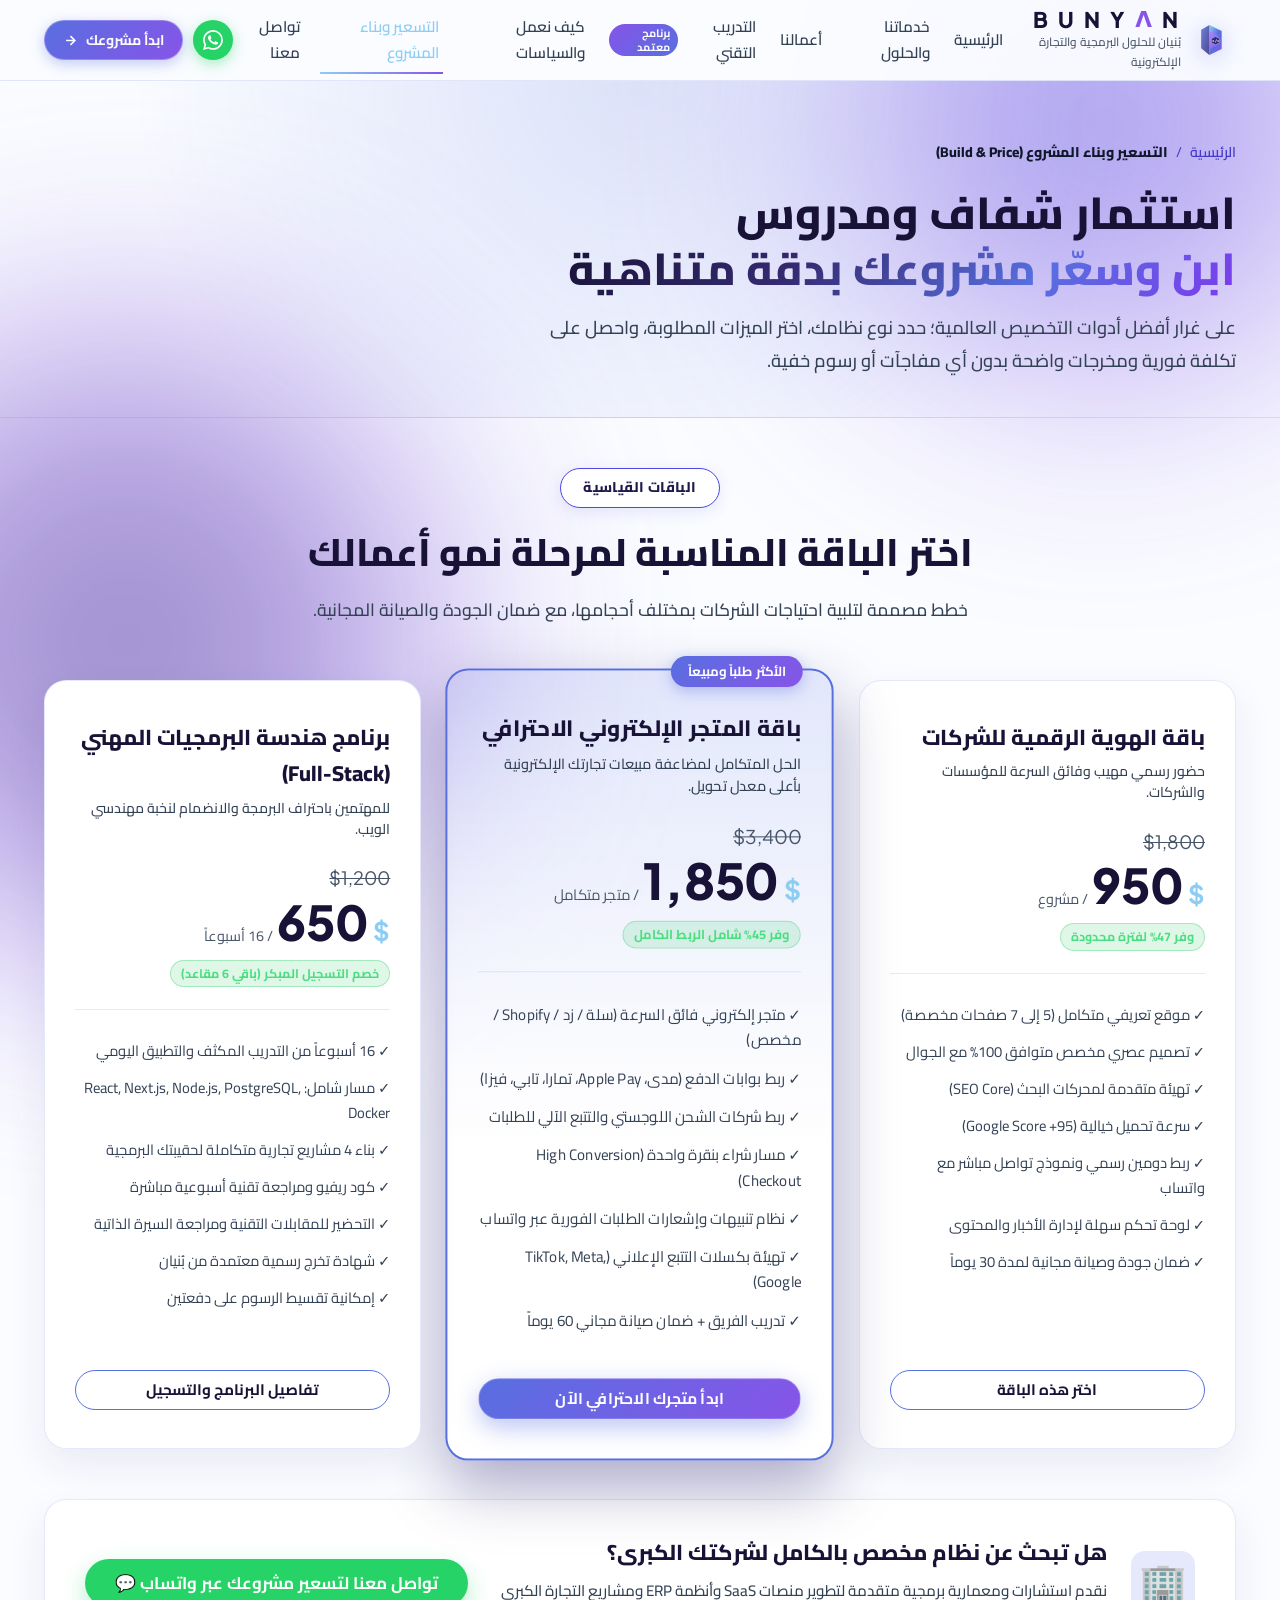
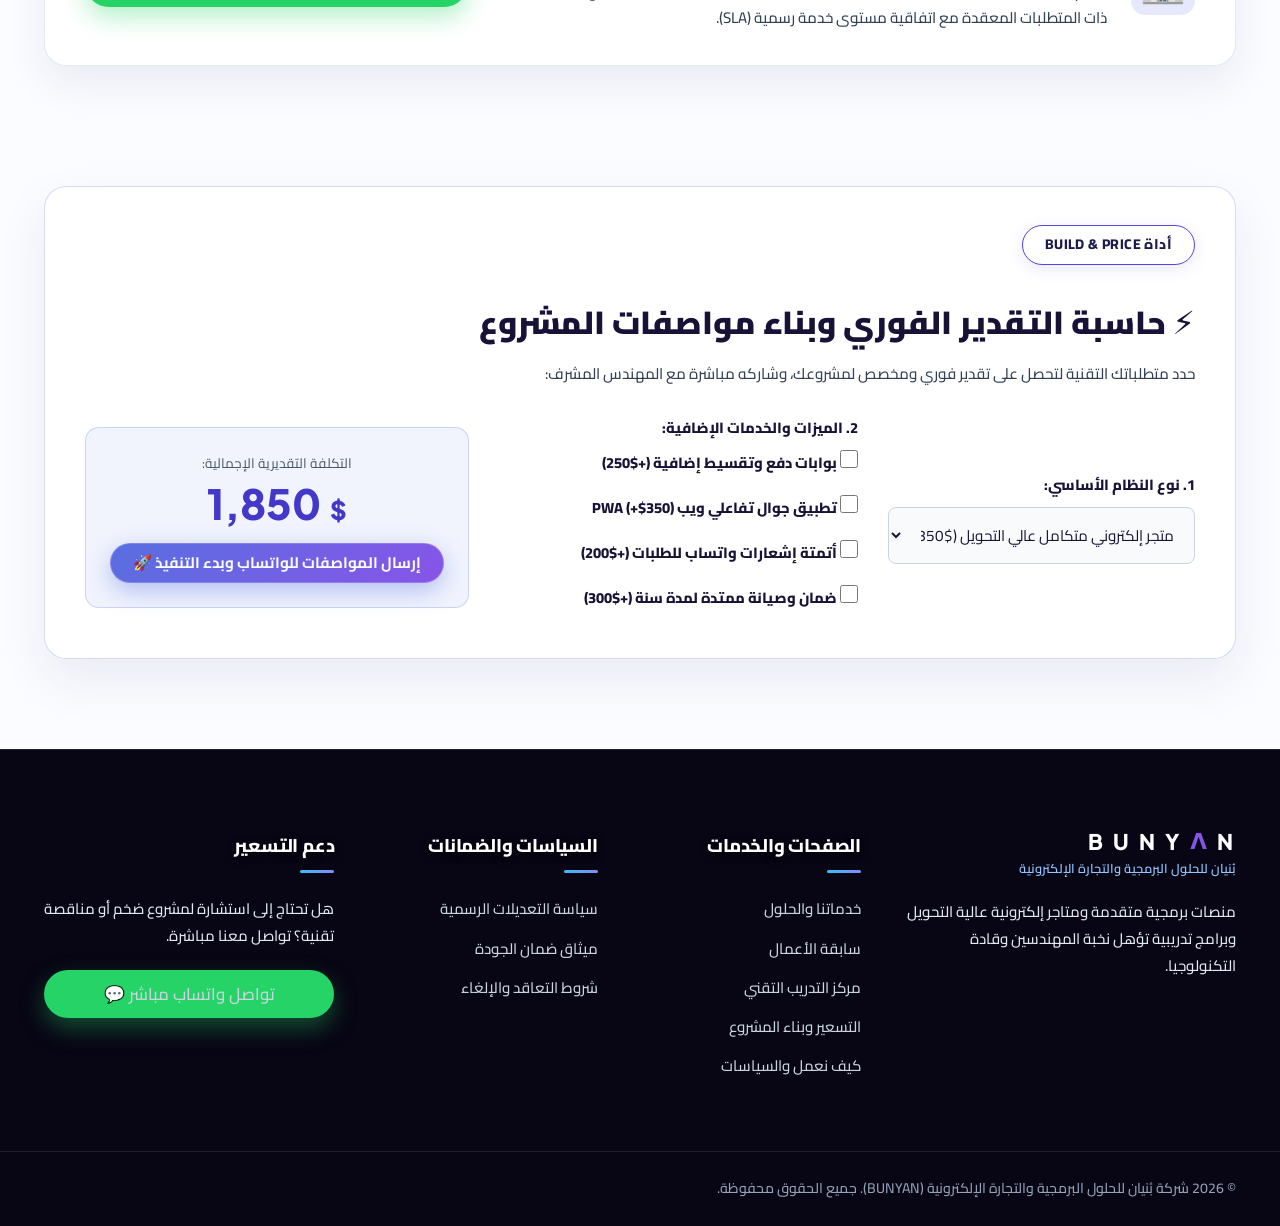
<file: pricing.html>
<!DOCTYPE html>
<html lang="ar" dir="rtl">
<head>
  <meta charset="UTF-8">
  <meta name="viewport" content="width=device-width, initial-scale=1.0">
  <title>التسعير وبناء المشروع | Build & Price | بُنيان BUNYAN Tech</title>
  <meta name="description" content="ابنِ وسعّر مشروعك البرمجي تفاعلياً: اختر نوع المنصة، الميزات، واحصل على تقدير فوري ومخصص لمشروعك عبر أداة Configurator من بُنيان.">
  <link rel="icon" type="image/svg+xml" href="data:image/svg+xml,<svg xmlns='http://www.w3.org/2000/svg' viewBox='0 0 100 100'><path d='M30,15 L70,30 L70,70 L30,85 Z' fill='%23586FE0'/><path d='M30,35 L60,45 L60,65 L30,55 Z' fill='%238754E8'/><polygon points='40,50 48,43 54,48 54,55 48,60 40,55' fill='%23352A72'/><text x='50' y='53' font-size='10' font-family='monospace' fill='%238CCDF4' text-anchor='middle'>&lt;/&gt;</text></svg>">
  <link rel="preconnect" href="https://fonts.googleapis.com">
  <link rel="preconnect" href="https://fonts.gstatic.com" crossorigin>
  <link href="https://fonts.googleapis.com/css2?family=Cairo:wght@300;400;500;600;700;800;900&family=Plus+Jakarta+Sans:wght@400;500;600;700;800&display=swap" rel="stylesheet">
  <link rel="stylesheet" href="index.css?v=4">
</head>
<body class="theme-light">
  <div class="bg-orb orb-1"></div>
  <div class="bg-orb orb-2"></div>

  <!-- Header -->
  <header class="site-header" id="siteHeader">
    <div class="container header-inner">
      <a href="index.html" class="brand-logo">
        <div class="logo-mark">
          <svg viewBox="0 0 120 120" fill="none" xmlns="http://www.w3.org/2000/svg" class="logo-svg">
            <defs>
              <linearGradient id="primaryGrad" x1="0%" y1="0%" x2="100%" y2="100%">
                <stop offset="0%" stop-color="#8CCDF4" />
                <stop offset="50%" stop-color="#586FE0" />
                <stop offset="100%" stop-color="#8754E8" />
              </linearGradient>
              <linearGradient id="darkGrad" x1="0%" y1="0%" x2="100%" y2="100%">
                <stop offset="0%" stop-color="#586FE0" />
                <stop offset="100%" stop-color="#352A72" />
              </linearGradient>
              <linearGradient id="violetGrad" x1="0%" y1="0%" x2="100%" y2="100%">
                <stop offset="0%" stop-color="#A78BFA" />
                <stop offset="100%" stop-color="#8754E8" />
              </linearGradient>
            </defs>
            <path d="M42 16L78 34L78 86L42 104L42 16Z" fill="url(#primaryGrad)" />
            <path d="M42 16L18 30L18 84L42 104L42 16Z" fill="url(#darkGrad)" opacity="0.85" />
            <path d="M42 34L68 47L68 73L42 86L42 34Z" fill="url(#violetGrad)" />
            <polygon points="60,50 72,56 72,68 60,74 48,68 48,56" fill="#352A72" stroke="#8CCDF4" stroke-width="1.5" />
            <text x="60" y="66" fill="#FAFCFF" font-family="'Plus Jakarta Sans', monospace" font-size="11" font-weight="800" text-anchor="middle">&lt;/&gt;</text>
          </svg>
        </div>
        <div class="logo-text">
          <span class="logo-title">B U N Y <span class="accent-letter">Λ</span> N</span>
          <span class="logo-sub">بُنيان للحلول البرمجية والتجارة الإلكترونية</span>
        </div>
      </a>

      <nav class="main-nav" id="mainNav">
        <ul class="nav-list">
          <li class="nav-item"><a href="index.html" class="nav-link">الرئيسية</a></li>
          <li class="nav-item"><a href="services.html" class="nav-link">خدماتنا والحلول</a></li>
          <li class="nav-item"><a href="portfolio.html" class="nav-link">أعمالنا</a></li>
          <li class="nav-item"><a href="academy.html" class="nav-link">التدريب التقني <span class="nav-pill">برنامج معتمد</span></a></li>
          <li class="nav-item"><a href="process.html" class="nav-link">كيف نعمل والسياسات</a></li>
          <li class="nav-item"><a href="pricing.html" class="nav-link active">التسعير وبناء المشروع</a></li>
          <li class="nav-item"><a href="contact.html" class="nav-link">تواصل معنا</a></li>
        </ul>
      </nav>

      <div class="header-actions">
        <a href="https://wa.me/966500000000?text=%D9%85%D8%B1%D8%AD%D8%A8%D8%A7%20%D8%A8%D9%86%D9%8A%D8%A7%D9%86%D8%8C%20%D8%A3%D8%B1%D8%BA%D8%A8%20%D8%A8%D8%A7%D8%B3%D8%AA%D8%B4%D8%A7%D8%B1%D8%A9%20%D8%AD%D9%88%D9%84%20%D8%A7%D9%84%D8%AA%D8%B3%D8%B9%D9%8A%D8%B1" target="_blank" rel="noopener" class="btn-whatsapp-icon" title="محادثة واتساب مباشرة">
          <svg viewBox="0 0 16 16" fill="currentColor" width="20" height="20"><path d="M13.601 2.326A7.85 7.85 0 0 0 7.994 0C3.627 0 .068 3.558.064 7.926c0 1.399.366 2.76 1.057 3.965L0 16l4.204-1.102a7.9 7.9 0 0 0 3.79.965h.004c4.368 0 7.926-3.558 7.93-7.93A7.9 7.9 0 0 0 13.6 2.326zM7.994 14.521a6.6 6.6 0 0 1-3.356-.92l-.24-.144-2.494.654.666-2.433-.156-.251a6.56 6.56 0 0 1-1.007-3.505c0-3.626 2.957-6.584 6.591-6.584a6.56 6.56 0 0 1 4.66 1.931 6.56 6.56 0 0 1 1.928 4.66c-.004 3.639-2.961 6.592-6.592 6.592m3.615-4.934c-.197-.099-1.17-.578-1.353-.646-.182-.065-.315-.099-.445.099-.133.197-.513.646-.627.775-.114.133-.232.148-.43.05-.197-.1-.836-.308-1.592-.985-.59-.525-.985-1.175-1.103-1.372-.114-.198-.011-.304.088-.403.087-.088.197-.232.296-.346.1-.114.133-.198.198-.33.065-.134.034-.248-.015-.347-.05-.099-.445-1.076-.612-1.47-.16-.389-.323-.335-.445-.34-.114-.007-.247-.007-.38-.007a.73.73 0 0 0-.529.247c-.182.198-.691.677-.691 1.654s.71 1.916.81 2.049c.098.133 1.394 2.132 3.383 2.992.47.205.84.326 1.129.418.475.152.904.129 1.246.08.38-.058 1.171-.48 1.338-.943.164-.464.164-.86.114-.943-.049-.084-.182-.133-.38-.232"/></svg>
        </a>
        <a href="#configurator" class="btn btn-primary header-cta-btn">
          <span>ابدأ&nbsp;مشروعك</span>
          <svg width="15" height="15" viewBox="0 0 24 24" fill="none" stroke="currentColor" stroke-width="2.5"><path d="M5 12h14M12 5l7 7-7 7"/></svg>
        </a>
        <button class="mobile-menu-btn" id="mobileMenuBtn" aria-label="القائمة">
          <span></span><span></span><span></span>
        </button>
      </div>
    </div>
  </header>

  <main>
    <!-- Page Hero -->
    <section class="page-hero">
      <div class="container">
        <div class="breadcrumbs">
          <a href="index.html">الرئيسية</a>
          <span>/</span>
          <span class="current">التسعير وبناء المشروع (Build & Price)</span>
        </div>
        <h1 class="page-hero-title">
          استثمار شفاف ومدروس <br>
          <span class="text-gradient">ابنِ وسعّر مشروعك بدقة متناهية</span>
        </h1>
        <p class="page-hero-desc">
          على غرار أفضل أدوات التخصيص العالمية؛ حدد نوع نظامك، اختر الميزات المطلوبة، واحصل على تكلفة فورية ومخرجات واضحة بدون أي مفاجآت أو رسوم خفية.
        </p>
      </div>
    </section>

    <!-- Standard Plans Grid -->
    <section class="container" style="padding-bottom: 70px;">
      <div class="section-header text-center">
        <span class="section-subtitle">الباقات القياسية</span>
        <h2 class="section-title">اختر الباقة المناسبة لمرحلة نمو أعمالك</h2>
        <p class="section-desc">خطط مصممة لتلبية احتياجات الشركات بمختلف أحجامها، مع ضمان الجودة والصيانة المجانية.</p>
      </div>

      <div class="pricing-grid">
        <!-- Plan 1 -->
        <div class="pricing-card">
          <div class="plan-header">
            <span class="plan-name">باقة الهوية الرقمية للشركات</span>
            <p class="plan-subtitle">حضور رسمي مهيب وفائق السرعة للمؤسسات والشركات.</p>
          </div>
          <div class="price-box">
            <div class="price-original">$1,800</div>
            <div class="price-current">
              <span class="currency">$</span>
              <span class="amount">950</span>
              <span class="period">/ مشروع</span>
            </div>
            <span class="savings-tag">وفر 47% لفترة محدودة</span>
          </div>
          <ul class="plan-features">
            <li>✓ موقع تعريفي متكامل (5 إلى 7 صفحات مخصصة)</li>
            <li>✓ تصميم عصري مخصص متوافق 100% مع الجوال</li>
            <li>✓ تهيئة متقدمة لمحركات البحث (SEO Core)</li>
            <li>✓ سرعة تحميل خيالية (Google Score +95)</li>
            <li>✓ ربط دومين رسمي ونموذج تواصل مباشر مع واتساب</li>
            <li>✓ لوحة تحكم سهلة لإدارة الأخبار والمحتوى</li>
            <li>✓ ضمان جودة وصيانة مجانية لمدة 30 يوماً</li>
          </ul>
          <button class="btn btn-outline btn-block select-plan-btn" data-plan="باقة الهوية الرقمية للشركات ($950)">
            اختر هذه الباقة
          </button>
        </div>

        <!-- Plan 2 -->
        <div class="pricing-card featured-plan">
          <div class="popular-ribbon">الأكثر طلباً ومبيعاً</div>
          <div class="plan-header">
            <span class="plan-name">باقة المتجر الإلكتروني الاحترافي</span>
            <p class="plan-subtitle">الحل المتكامل لمضاعفة مبيعات تجارتك الإلكترونية بأعلى معدل تحويل.</p>
          </div>
          <div class="price-box">
            <div class="price-original">$3,400</div>
            <div class="price-current">
              <span class="currency">$</span>
              <span class="amount">1,850</span>
              <span class="period">/ متجر متكامل</span>
            </div>
            <span class="savings-tag">وفر 45% شامل الربط الكامل</span>
          </div>
          <ul class="plan-features">
            <li>✓ متجر إلكتروني فائق السرعة (سلة / زد / Shopify / مخصص)</li>
            <li>✓ ربط بوابات الدفع (مدى، Apple Pay، تمارا، تابي، فيزا)</li>
            <li>✓ ربط شركات الشحن اللوجستي والتتبع الآلي للطلبات</li>
            <li>✓ مسار شراء بنقرة واحدة (High Conversion Checkout)</li>
            <li>✓ نظام تنبيهات وإشعارات الطلبات الفورية عبر واتساب</li>
            <li>✓ تهيئة بكسلات التتبع الإعلاني (TikTok, Meta, Google)</li>
            <li>✓ تدريب الفريق + ضمان صيانة مجاني 60 يوماً</li>
          </ul>
          <button class="btn btn-primary btn-block select-plan-btn" data-plan="باقة المتجر الإلكتروني الاحترافي ($1,850)">
            ابدأ متجرك الاحترافي الآن
          </button>
        </div>

        <!-- Plan 3 -->
        <div class="pricing-card">
          <div class="plan-header">
            <span class="plan-name">برنامج هندسة البرمجيات المهني (Full-Stack)</span>
            <p class="plan-subtitle">للمهتمين باحتراف البرمجة والانضمام لنخبة مهندسي الويب.</p>
          </div>
          <div class="price-box">
            <div class="price-original">$1,200</div>
            <div class="price-current">
              <span class="currency">$</span>
              <span class="amount">650</span>
              <span class="period">/ 16 أسبوعاً</span>
            </div>
            <span class="savings-tag">خصم التسجيل المبكر (باقي 6 مقاعد)</span>
          </div>
          <ul class="plan-features">
            <li>✓ 16 أسبوعاً من التدريب المكثف والتطبيق اليومي</li>
            <li>✓ مسار شامل: React, Next.js, Node.js, PostgreSQL, Docker</li>
            <li>✓ بناء 4 مشاريع تجارية متكاملة لحقيبتك البرمجية</li>
            <li>✓ كود ريفيو ومراجعة تقنية أسبوعية مباشرة</li>
            <li>✓ التحضير للمقابلات التقنية ومراجعة السيرة الذاتية</li>
            <li>✓ شهادة تخرج رسمية معتمدة من بُنيان</li>
            <li>✓ إمكانية تقسيط الرسوم على دفعتين</li>
          </ul>
          <a href="academy.html" class="btn btn-outline btn-block">
            تفاصيل البرنامج والتسجيل
          </a>
        </div>
      </div>

      <!-- Enterprise Banner -->
      <div class="enterprise-banner">
        <div class="enterprise-content">
          <div class="enterprise-icon">🏢</div>
          <div>
            <h3>هل تبحث عن نظام مخصص بالكامل لشركتك الكبرى؟</h3>
            <p>نقدم استشارات ومعمارية برمجية متقدمة لتطوير منصات SaaS وأنظمة ERP ومشاريع التجارة الكبرى ذات المتطلبات المعقدة مع اتفاقية مستوى خدمة رسمية (SLA).</p>
          </div>
        </div>
        <a href="https://wa.me/966500000000?text=%D9%85%D8%B1%D8%AD%D8%A8%D8%A7%20%D8%A8%D9%86%D9%8A%D8%A7%D9%86%D8%8C%20%D9%86%D8%B1%D8%BA%D8%A8%20%D8%A8%D8%AA%D8%B3%D8%B9%D9%8A%D8%B1%20%D9%86%D8%B8%D8%A7%D9%85%20%D9%85%D8%AE%D8%B5%D8%B5%20%D9%84%D8%B4%D8%B1%D9%83%D8%AA%D9%86%D8%A7" target="_blank" rel="noopener" class="btn btn-whatsapp-lg">
          <span>تواصل معنا لتسعير مشروعك عبر واتساب 💬</span>
        </a>
      </div>
    </section>

    <!-- Interactive Configurator Tool (Toyota Build & Price style) -->
    <section class="container" style="padding-bottom: 90px;" id="configurator">
      <div class="calculator-box" id="costCalculator">
        <div class="calc-header">
          <span class="section-subtitle">أداة Build & Price</span>
          <h2 style="font-size: 2rem; font-weight: 900; margin: 10px 0;">⚡ حاسبة التقدير الفوري وبناء مواصفات المشروع</h2>
          <p>حدد متطلباتك التقنية لتحصل على تقدير فوري ومخصص لمشروعك، وشاركه مباشرة مع المهندس المشرف:</p>
        </div>
        <div class="calc-grid">
          <div class="calc-field">
            <label>1. نوع النظام الأساسي:</label>
            <select id="calcType" class="calc-select">
              <option value="950" data-name="موقع تعريفي للشركة">موقع تعريفي مؤسسي للشركة ($950)</option>
              <option value="1850" data-name="متجر إلكتروني احترافي" selected>متجر إلكتروني متكامل عالي التحويل ($1,850)</option>
              <option value="3200" data-name="نظام سحابي مخصص / SaaS">نظام سحابي مخصص / منصة SaaS ($3,200)</option>
              <option value="650" data-name="برنامج هندسة البرمجيات المهني">برنامج هندسة البرمجيات المهني ($650)</option>
            </select>
          </div>

          <div class="calc-field">
            <label>2. الميزات والخدمات الإضافية:</label>
            <div class="calc-checkboxes">
              <label class="calc-check-label">
                <input type="checkbox" class="calc-addon" value="250" data-name="بوابات دفع متعددة وتقسيط (تمارا/تابي)">
                <span>بوابات دفع وتقسيط إضافية (+$250)</span>
              </label>
              <label class="calc-check-label">
                <input type="checkbox" class="calc-addon" value="350" data-name="تطبيق جوال تفاعلي PWA">
                <span>تطبيق جوال تفاعلي ويب PWA (+$350)</span>
              </label>
              <label class="calc-check-label">
                <input type="checkbox" class="calc-addon" value="200" data-name="نظام إشعارات واتساب آلي للطلبات">
                <span>أتمتة إشعارات واتساب للطلبات (+$200)</span>
              </label>
              <label class="calc-check-label">
                <input type="checkbox" class="calc-addon" value="300" data-name="دعم فني وصيانة ممتدة لمدة سنة">
                <span>ضمان وصيانة ممتدة لمدة سنة (+$300)</span>
              </label>
            </div>
          </div>

          <div class="calc-result-box">
            <span class="calc-total-label">التكلفة التقديرية الإجمالية:</span>
            <div class="calc-total-price">
              <span class="calc-currency">$</span>
              <span id="calcTotalValue">1,850</span>
            </div>
            <button class="btn btn-primary btn-block" id="calcSendWhatsApp">
              إرسال المواصفات للواتساب وبدء التنفيذ 🚀
            </button>
          </div>
        </div>
      </div>
    </section>
  </main>

  <!-- Project Modal -->
  <div class="modal-backdrop" id="projectModal">
    <div class="modal-card">
      <button class="modal-close" id="closeProjectModal" aria-label="إغلاق">✕</button>
      <div class="modal-header">
        <span class="modal-badge">طلب مشروع</span>
        <h3 class="modal-title">لنصنع شيئاً استثنائياً معاً</h3>
        <p class="modal-desc">املأ بيانات مشروعك وسنتواصل معك خلال أقل من ساعتين لمناقشة الخطة الهندسية والتكلفة بدقة.</p>
      </div>
      <form id="projectForm" class="modal-form">
        <div class="form-group">
          <label for="clientName">الاسم الكريم / اسم المنشأة *</label>
          <input type="text" id="clientName" class="form-input" placeholder="اسمك أو اسم شركتك" required>
        </div>
        <div class="form-row">
          <div class="form-group">
            <label for="clientPhone">رقم الجوال (واتساب) *</label>
            <input type="tel" id="clientPhone" class="form-input" placeholder="05XXXXXXXX" required>
          </div>
          <div class="form-group">
            <label for="clientEmail">البريد الإلكتروني</label>
            <input type="email" id="clientEmail" class="form-input" placeholder="name@company.com">
          </div>
        </div>
        <div class="form-group">
          <label for="projectTypeSelect">نوع الخدمة المطلوبة *</label>
          <select id="projectTypeSelect" class="form-input" required>
            <option value="متجر إلكتروني احترافي">متجر إلكتروني احترافي عالي التحويل</option>
            <option value="موقع رسمي للشركة">موقع رسمي للشركة أو المؤسسة</option>
            <option value="نظام سحابي مخصص SaaS">نظام سحابي مخصص / منصة SaaS</option>
            <option value="التسجيل في برنامج التدريب التقني">التسجيل في برنامج التدريب التقني (Full-Stack)</option>
          </select>
        </div>
        <div class="form-group">
          <label for="projectDetails">تفاصيل ورؤية المشروع أو المتطلبات الخاصة:</label>
          <textarea id="projectDetails" class="form-input form-textarea" rows="3" placeholder="نبذة عن متطلبات المشروع..."></textarea>
        </div>
        <button type="submit" class="btn btn-primary btn-block btn-lg">
          <span>إرسال الطلب والمتابعة الفورية 🚀</span>
        </button>
      </form>
    </div>
  </div>

  <div class="toast-notification" id="toastNotification">
    <div class="toast-icon">✓</div>
    <div class="toast-text" id="toastMessage">تم استلام طلبك بنجاح!</div>
  </div>

  <!-- Footer -->
  <footer class="site-footer">
    <div class="container footer-grid">
      <div class="footer-col footer-brand">
        <div class="brand-logo footer-logo">
          <div class="logo-text">
            <span class="logo-title">B U N Y <span class="accent-letter">Λ</span> N</span>
            <span class="logo-sub">بُنيان للحلول البرمجية والتجارة الإلكترونية</span>
          </div>
        </div>
        <p class="footer-tagline">منصات برمجية متقدمة ومتاجر إلكترونية عالية التحويل وبرامج تدريبية تؤهل نخبة المهندسين وقادة التكنولوجيا.</p>
      </div>
      <div class="footer-col">
        <h4 class="footer-col-title">الصفحات والخدمات</h4>
        <ul class="footer-links">
          <li><a href="services.html">خدماتنا والحلول</a></li>
          <li><a href="portfolio.html">سابقة الأعمال</a></li>
          <li><a href="academy.html">مركز التدريب التقني</a></li>
          <li><a href="pricing.html">التسعير وبناء المشروع</a></li>
          <li><a href="process.html">كيف نعمل والسياسات</a></li>
        </ul>
      </div>
      <div class="footer-col">
        <h4 class="footer-col-title">السياسات والضمانات</h4>
        <ul class="footer-links">
          <li><a href="process.html#revisions">سياسة التعديلات الرسمية</a></li>
          <li><a href="process.html#warranty">ميثاق ضمان الجودة</a></li>
          <li><a href="process.html#contract">شروط التعاقد والإلغاء</a></li>
        </ul>
      </div>
      <div class="footer-col">
        <h4 class="footer-col-title">دعم التسعير</h4>
        <p class="policy-note">هل تحتاج إلى استشارة لمشروع ضخم أو مناقصة تقنية؟ تواصل معنا مباشرة.</p>
        <a href="https://wa.me/966500000000" target="_blank" rel="noopener" class="btn btn-whatsapp-lg" style="width: 100%; justify-content: center;">
          <span>تواصل واتساب مباشر 💬</span>
        </a>
      </div>
    </div>
    <div class="footer-bottom">
      <div class="container footer-bottom-inner">
        <p>© 2026 شركة بُنيان للحلول البرمجية والتجارة الإلكترونية (BUNYAN). جميع الحقوق محفوظة.</p>
      </div>
    </div>
  </footer>

  <script src="app.js?v=3"></script>
</body>
</html>
</file>
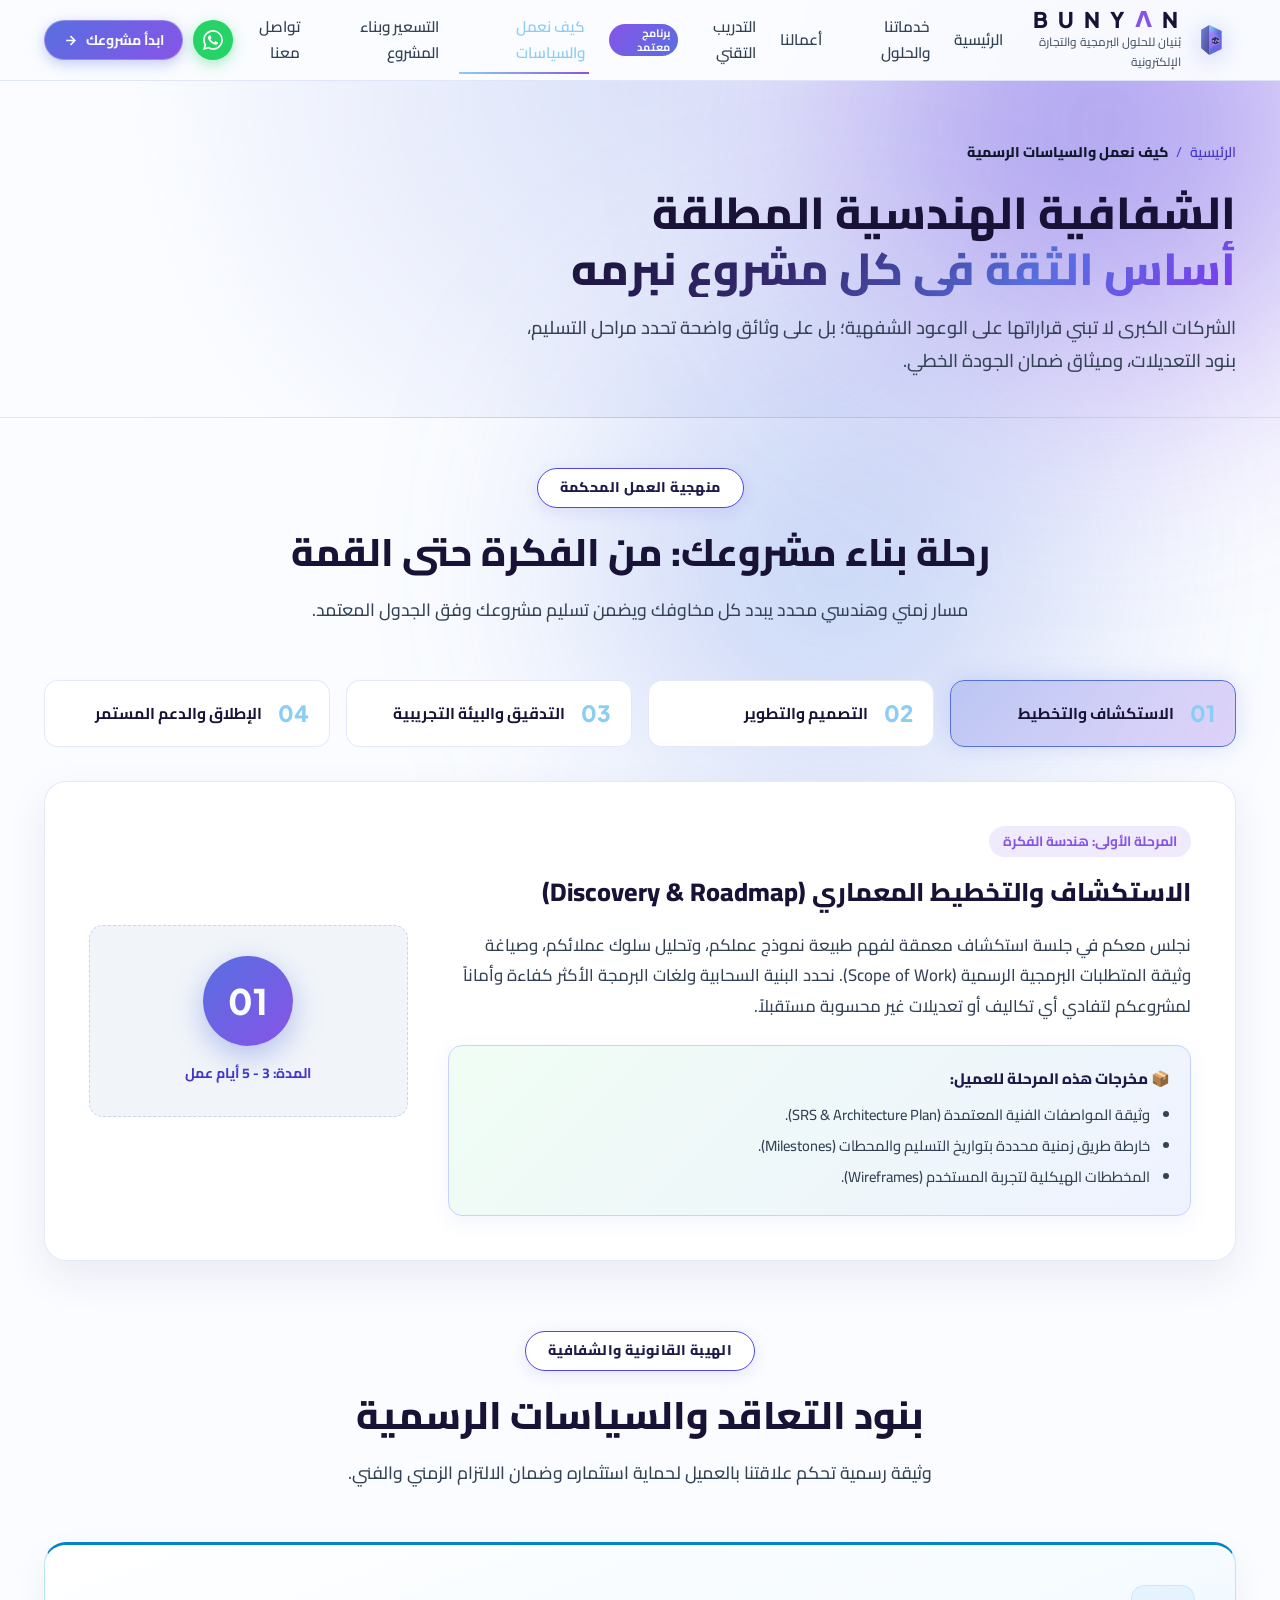
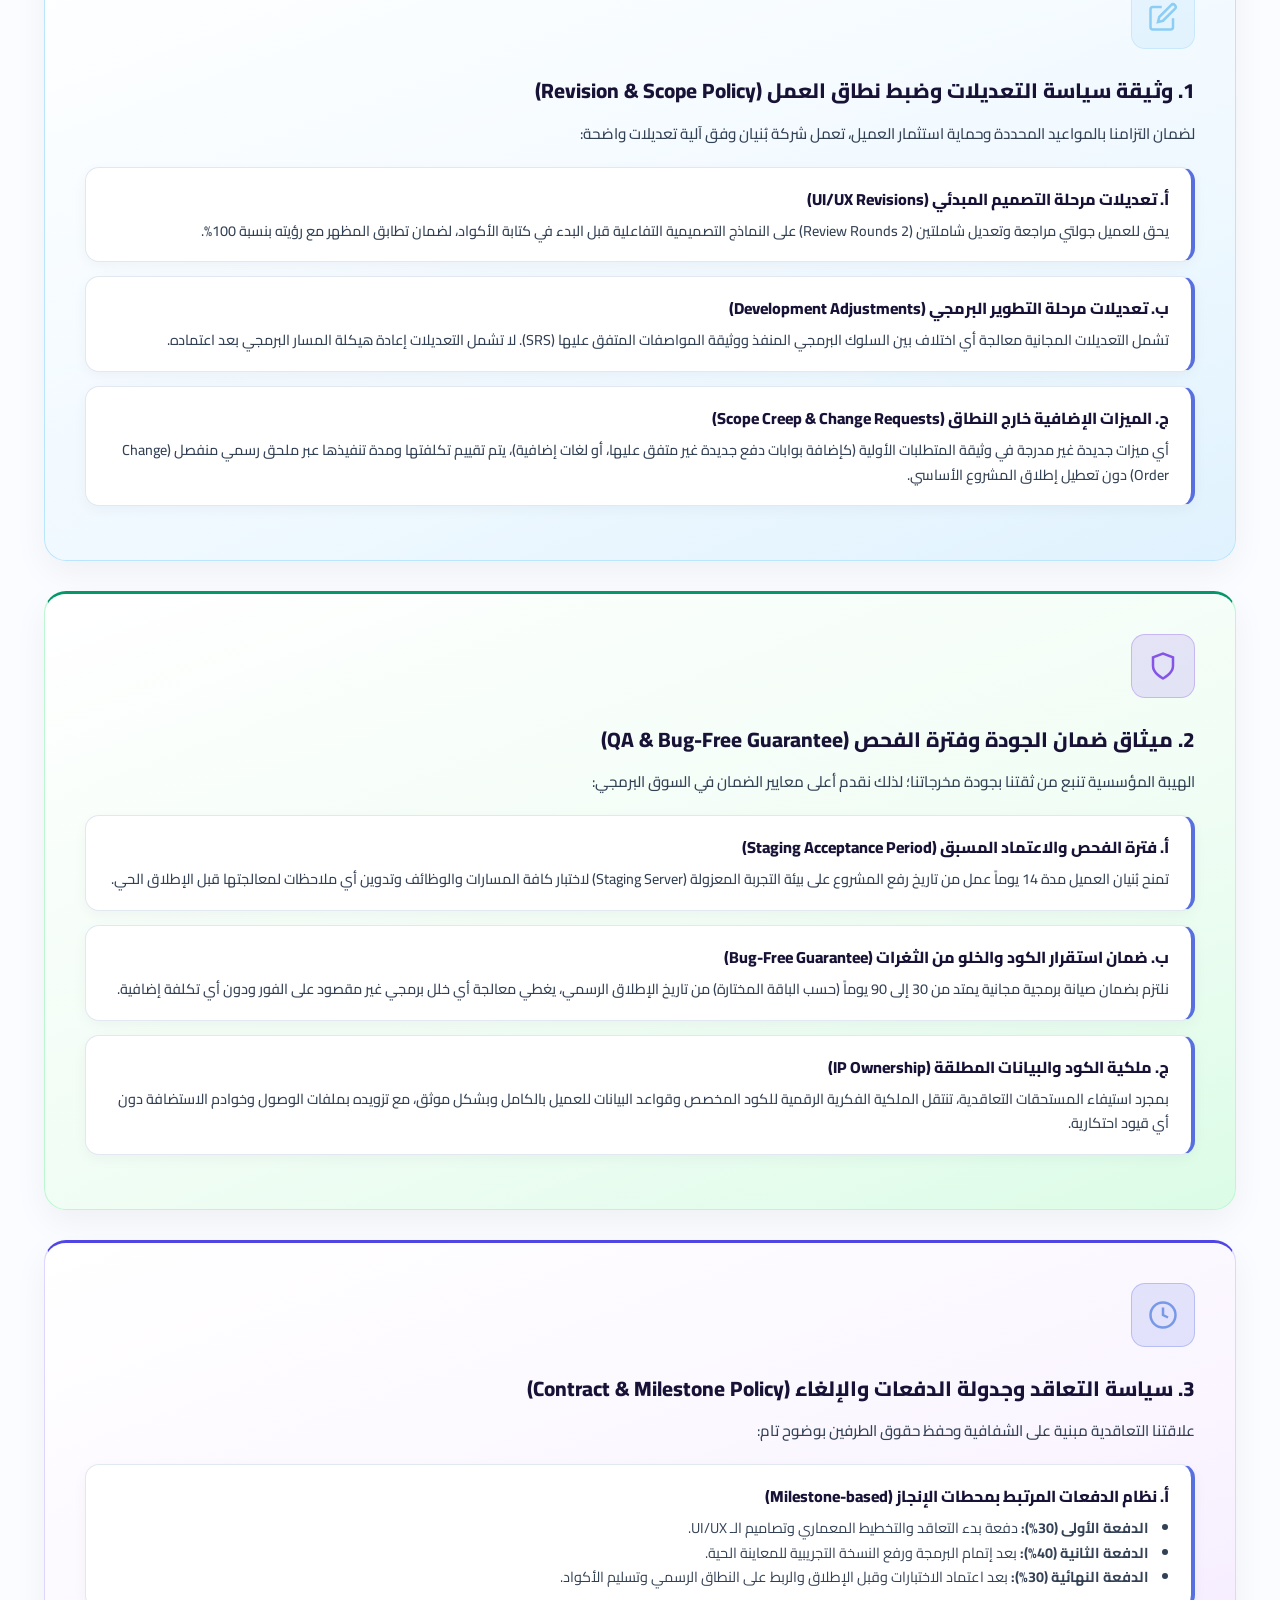
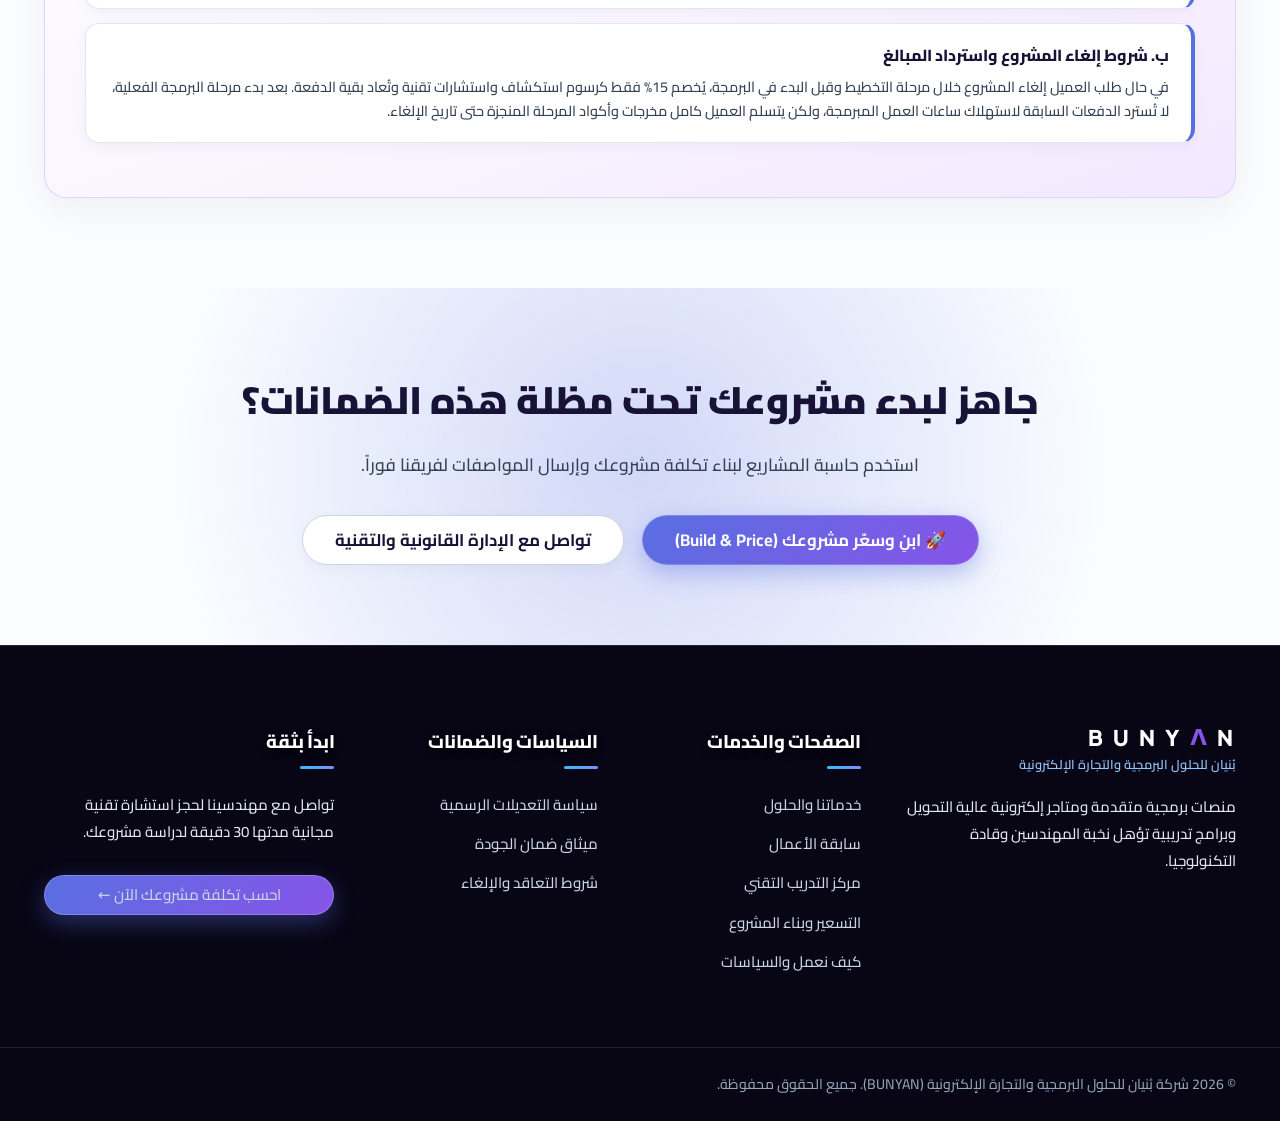
<file: process.html>
<!DOCTYPE html>
<html lang="ar" dir="rtl">
<head>
  <meta charset="UTF-8">
  <meta name="viewport" content="width=device-width, initial-scale=1.0">
  <title>كيف نعمل والسياسات الرسمية | بُنيان BUNYAN Tech</title>
  <meta name="description" content="تعرف على مسار عمل شركة بُنيان الهندسي الموثق من 4 مراحل، مع ميثاق الشفافية وسياسة التعديلات وضمان الجودة والتعاقد.">
  <link rel="icon" type="image/svg+xml" href="data:image/svg+xml,<svg xmlns='http://www.w3.org/2000/svg' viewBox='0 0 100 100'><path d='M30,15 L70,30 L70,70 L30,85 Z' fill='%23586FE0'/><path d='M30,35 L60,45 L60,65 L30,55 Z' fill='%238754E8'/><polygon points='40,50 48,43 54,48 54,55 48,60 40,55' fill='%23352A72'/><text x='50' y='53' font-size='10' font-family='monospace' fill='%238CCDF4' text-anchor='middle'>&lt;/&gt;</text></svg>">
  <link rel="preconnect" href="https://fonts.googleapis.com">
  <link rel="preconnect" href="https://fonts.gstatic.com" crossorigin>
  <link href="https://fonts.googleapis.com/css2?family=Cairo:wght@300;400;500;600;700;800;900&family=Plus+Jakarta+Sans:wght@400;500;600;700;800&display=swap" rel="stylesheet">
  <link rel="stylesheet" href="index.css?v=4">
</head>
<body class="theme-light">
  <div class="bg-orb orb-1"></div>
  <div class="bg-orb orb-3"></div>

  <!-- Header -->
  <header class="site-header" id="siteHeader">
    <div class="container header-inner">
      <a href="index.html" class="brand-logo">
        <div class="logo-mark">
          <svg viewBox="0 0 120 120" fill="none" xmlns="http://www.w3.org/2000/svg" class="logo-svg">
            <defs>
              <linearGradient id="primaryGrad" x1="0%" y1="0%" x2="100%" y2="100%">
                <stop offset="0%" stop-color="#8CCDF4" />
                <stop offset="50%" stop-color="#586FE0" />
                <stop offset="100%" stop-color="#8754E8" />
              </linearGradient>
              <linearGradient id="darkGrad" x1="0%" y1="0%" x2="100%" y2="100%">
                <stop offset="0%" stop-color="#586FE0" />
                <stop offset="100%" stop-color="#352A72" />
              </linearGradient>
              <linearGradient id="violetGrad" x1="0%" y1="0%" x2="100%" y2="100%">
                <stop offset="0%" stop-color="#A78BFA" />
                <stop offset="100%" stop-color="#8754E8" />
              </linearGradient>
            </defs>
            <path d="M42 16L78 34L78 86L42 104L42 16Z" fill="url(#primaryGrad)" />
            <path d="M42 16L18 30L18 84L42 104L42 16Z" fill="url(#darkGrad)" opacity="0.85" />
            <path d="M42 34L68 47L68 73L42 86L42 34Z" fill="url(#violetGrad)" />
            <polygon points="60,50 72,56 72,68 60,74 48,68 48,56" fill="#352A72" stroke="#8CCDF4" stroke-width="1.5" />
            <text x="60" y="66" fill="#FAFCFF" font-family="'Plus Jakarta Sans', monospace" font-size="11" font-weight="800" text-anchor="middle">&lt;/&gt;</text>
          </svg>
        </div>
        <div class="logo-text">
          <span class="logo-title">B U N Y <span class="accent-letter">Λ</span> N</span>
          <span class="logo-sub">بُنيان للحلول البرمجية والتجارة الإلكترونية</span>
        </div>
      </a>

      <nav class="main-nav" id="mainNav">
        <ul class="nav-list">
          <li class="nav-item"><a href="index.html" class="nav-link">الرئيسية</a></li>
          <li class="nav-item"><a href="services.html" class="nav-link">خدماتنا والحلول</a></li>
          <li class="nav-item"><a href="portfolio.html" class="nav-link">أعمالنا</a></li>
          <li class="nav-item"><a href="academy.html" class="nav-link">التدريب التقني <span class="nav-pill">برنامج معتمد</span></a></li>
          <li class="nav-item"><a href="process.html" class="nav-link active">كيف نعمل والسياسات</a></li>
          <li class="nav-item"><a href="pricing.html" class="nav-link">التسعير وبناء المشروع</a></li>
          <li class="nav-item"><a href="contact.html" class="nav-link">تواصل معنا</a></li>
        </ul>
      </nav>

      <div class="header-actions">
        <a href="https://wa.me/966500000000?text=%D9%85%D8%B1%D8%AD%D8%A8%D8%A7%20%D8%A8%D9%86%D9%8A%D8%A7%D9%86%D8%8C%20%D8%A3%D8%B1%D8%BA%D8%A8%20%D8%A8%D8%A7%D8%B3%D8%AA%D8%B4%D8%A7%D8%B1%D8%A9%20%D8%AD%D9%88%D9%84%20%D9%85%D8%B4%D8%B1%D9%88%D8%B9%D9%8A" target="_blank" rel="noopener" class="btn-whatsapp-icon" title="محادثة واتساب مباشرة">
          <svg viewBox="0 0 16 16" fill="currentColor" width="20" height="20"><path d="M13.601 2.326A7.85 7.85 0 0 0 7.994 0C3.627 0 .068 3.558.064 7.926c0 1.399.366 2.76 1.057 3.965L0 16l4.204-1.102a7.9 7.9 0 0 0 3.79.965h.004c4.368 0 7.926-3.558 7.93-7.93A7.9 7.9 0 0 0 13.6 2.326zM7.994 14.521a6.6 6.6 0 0 1-3.356-.92l-.24-.144-2.494.654.666-2.433-.156-.251a6.56 6.56 0 0 1-1.007-3.505c0-3.626 2.957-6.584 6.591-6.584a6.56 6.56 0 0 1 4.66 1.931 6.56 6.56 0 0 1 1.928 4.66c-.004 3.639-2.961 6.592-6.592 6.592m3.615-4.934c-.197-.099-1.17-.578-1.353-.646-.182-.065-.315-.099-.445.099-.133.197-.513.646-.627.775-.114.133-.232.148-.43.05-.197-.1-.836-.308-1.592-.985-.59-.525-.985-1.175-1.103-1.372-.114-.198-.011-.304.088-.403.087-.088.197-.232.296-.346.1-.114.133-.198.198-.33.065-.134.034-.248-.015-.347-.05-.099-.445-1.076-.612-1.47-.16-.389-.323-.335-.445-.34-.114-.007-.247-.007-.38-.007a.73.73 0 0 0-.529.247c-.182.198-.691.677-.691 1.654s.71 1.916.81 2.049c.098.133 1.394 2.132 3.383 2.992.47.205.84.326 1.129.418.475.152.904.129 1.246.08.38-.058 1.171-.48 1.338-.943.164-.464.164-.86.114-.943-.049-.084-.182-.133-.38-.232"/></svg>
        </a>
        <a href="pricing.html" class="btn btn-primary header-cta-btn">
          <span>ابدأ&nbsp;مشروعك</span>
          <svg width="15" height="15" viewBox="0 0 24 24" fill="none" stroke="currentColor" stroke-width="2.5"><path d="M5 12h14M12 5l7 7-7 7"/></svg>
        </a>
        <button class="mobile-menu-btn" id="mobileMenuBtn" aria-label="القائمة">
          <span></span><span></span><span></span>
        </button>
      </div>
    </div>
  </header>

  <main>
    <!-- Page Hero -->
    <section class="page-hero">
      <div class="container">
        <div class="breadcrumbs">
          <a href="index.html">الرئيسية</a>
          <span>/</span>
          <span class="current">كيف نعمل والسياسات الرسمية</span>
        </div>
        <h1 class="page-hero-title">
          الشفافية الهندسية المطلقة <br>
          <span class="text-gradient">أساس الثقة في كل مشروع نبرمه</span>
        </h1>
        <p class="page-hero-desc">
          الشركات الكبرى لا تبني قراراتها على الوعود الشفهية؛ بل على وثائق واضحة تحدد مراحل التسليم، بنود التعديلات، وميثاق ضمان الجودة الخطي.
        </p>
      </div>
    </section>

    <!-- 4-Step Engineering Workflow -->
    <section class="container" style="padding-bottom: 70px;">
      <div class="section-header text-center">
        <span class="section-subtitle">منهجية العمل المحكمة</span>
        <h2 class="section-title">رحلة بناء مشروعك: من الفكرة حتى القمة</h2>
        <p class="section-desc">مسار زمني وهندسي محدد يبدد كل مخاوفك ويضمن تسليم مشروعك وفق الجدول المعتمد.</p>
      </div>

      <div class="process-interactive">
        <div class="process-tabs">
          <button class="process-tab active" data-step="1">
            <span class="tab-num">01</span>
            <span class="tab-title">الاستكشاف والتخطيط</span>
          </button>
          <button class="process-tab" data-step="2">
            <span class="tab-num">02</span>
            <span class="tab-title">التصميم والتطوير</span>
          </button>
          <button class="process-tab" data-step="3">
            <span class="tab-num">03</span>
            <span class="tab-title">التدقيق والبيئة التجريبية</span>
          </button>
          <button class="process-tab" data-step="4">
            <span class="tab-num">04</span>
            <span class="tab-title">الإطلاق والدعم المستمر</span>
          </button>
        </div>

        <div class="process-panes">
          <!-- Step 1 -->
          <div class="process-pane active" id="pane-1">
            <div class="pane-content">
              <div class="pane-badge">المرحلة الأولى: هندسة الفكرة</div>
              <h3>الاستكشاف والتخطيط المعماري (Discovery & Roadmap)</h3>
              <p>
                نجلس معكم في جلسة استكشاف معمقة لفهم طبيعة نموذج عملكم، وتحليل سلوك عملائكم، وصياغة وثيقة المتطلبات البرمجية الرسمية (Scope of Work). 
                نحدد البنية السحابية ولغات البرمجة الأكثر كفاءة وأماناً لمشروعكم لتفادي أي تكاليف أو تعديلات غير محسوبة مستقبلاً.
              </p>
              <div class="deliverables-box">
                <strong>📦 مخرجات هذه المرحلة للعميل:</strong>
                <ul>
                  <li>وثيقة المواصفات الفنية المعتمدة (SRS & Architecture Plan).</li>
                  <li>خارطة طريق زمنية محددة بتواريخ التسليم والمحطات (Milestones).</li>
                  <li>المخططات الهيكلية لتجربة المستخدم (Wireframes).</li>
                </ul>
              </div>
            </div>
            <div class="pane-indicator">
              <div class="timeline-circle">01</div>
              <div class="timeline-tag">المدة: 3 - 5 أيام عمل</div>
            </div>
          </div>

          <!-- Step 2 -->
          <div class="process-pane" id="pane-2">
            <div class="pane-content">
              <div class="pane-badge">المرحلة الثانية: بناء الكيان</div>
              <h3>التصميم التفاعلي وهندسة الكود النظيف (UI/UX & Engineering)</h3>
              <p>
                نبتكر واجهات مستخدم مخصصة بالكامل تتماشى مع هويتكم البصرية وتراعي أعلى معايير التحويل البيعي، 
                بالتوازي مع كتابة كود نظيف وتشييد قواعد البيانات والـ APIs وفق أفضل ممارسات الحماية الدولية.
              </p>
              <div class="deliverables-box">
                <strong>📦 مخرجات هذه المرحلة للعميل:</strong>
                <ul>
                  <li>رابط تفاعلي لتصاميم واجهات المستخدم لمعاينتها واعتمادها.</li>
                  <li>تحديثات أسبوعية مرئية لسير التطوير البرمجي.</li>
                  <li>كود نظيف خاضع لمعايير الـ Version Control & Clean Code.</li>
                </ul>
              </div>
            </div>
            <div class="pane-indicator">
              <div class="timeline-circle">02</div>
              <div class="timeline-tag">المدة: 1 - 3 أسابيع</div>
            </div>
          </div>

          <!-- Step 3 -->
          <div class="process-pane" id="pane-3">
            <div class="pane-content">
              <div class="pane-badge">المرحلة الثالثة: ضمان الجودة الصارم</div>
              <h3>التدقيق الأمني واختبارات البيئة التجريبية (QA & Staging Test)</h3>
              <p>
                لا نطلق أي منصة دون إخضاعها لاختبارات أداء مكثفة تحت ضغط الزوار، والتحقق من أمان بوابات الدفع، وتوافق التصميم مع كافة شاشات الجوال. 
                نمنحكم وصولاً لبيئة تجريبية معزولة (Staging Server) لاختبار كل ميزة بأنفسكم وتدوين أي ملاحظات.
              </p>
              <div class="deliverables-box">
                <strong>📦 مخرجات هذه المرحلة للعميل:</strong>
                <ul>
                  <li>بيئة تجريبية تفاعلية (Staging URL) لاختبار المنصة وإدخال الملاحظات.</li>
                  <li>تقرير تدقيق الأمان والسرعة والأداء (Lighthouse & Security Audit).</li>
                  <li>إصلاح فوري لأي أخطاء مرصودة قبل النشر العام.</li>
                </ul>
              </div>
            </div>
            <div class="pane-indicator">
              <div class="timeline-circle">03</div>
              <div class="timeline-tag">المدة: 3 - 7 أيام عمل</div>
            </div>
          </div>

          <!-- Step 4 -->
          <div class="process-pane" id="pane-4">
            <div class="pane-content">
              <div class="pane-badge">المرحلة الرابعة: الانطلاق والتمكين</div>
              <h3>الإطلاق الرسمي وتدريب الفريق والدعم الفني (Launch & Care)</h3>
              <p>
                ننقل موقعكم أو متجركم إلى السيرفرات السحابية الإنتاجية الرسمية، نربط النطاق (Domain)، ونفعل شهادات الأمان وبكسلات التتبع الإعلاني. 
                نعقد جلسة تدريبية شاملة لفريقكم لإدارة لوحة التحكم بسلاسة، مع سريان ضمان الصيانة والدعم الفني المباشر.
              </p>
              <div class="deliverables-box">
                <strong>📦 مخرجات هذه المرحلة للعميل:</strong>
                <ul>
                  <li>منصة حية 100% جاهزة لاستقبال العملاء والمبيعات.</li>
                  <li>جلسة تدريب مسجلة لفريق العمل + دليل الاستخدام.</li>
                  <li>سريان ضمان الصيانة المجاني لمدة تصل إلى 90 يوماً.</li>
                </ul>
              </div>
            </div>
            <div class="pane-indicator">
              <div class="timeline-circle">04</div>
              <div class="timeline-tag">تسليم فوري وضمان مستمر</div>
            </div>
          </div>
        </div>
      </div>
    </section>

    <!-- Official Policies Documentation -->
    <section class="container" style="padding-bottom: 90px;">
      <div class="section-header text-center">
        <span class="section-subtitle">الهيبة القانونية والشفافية</span>
        <h2 class="section-title">بنود التعاقد والسياسات الرسمية</h2>
        <p class="section-desc">وثيقة رسمية تحكم علاقتنا بالعميل لحماية استثماره وضمان الالتزام الزمني والفني.</p>
      </div>

      <div style="display: flex; flex-direction: column; gap: 30px;">
        <!-- Policy 1: Revisions -->
        <div class="subpage-card" id="revisions">
          <div class="service-icon-wrap icon-cyan">
            <svg viewBox="0 0 24 24" width="30" height="30" fill="none" stroke="currentColor" stroke-width="2"><path d="M11 4H4a2 2 0 0 0-2 2v14a2 2 0 0 0 2 2h14a2 2 0 0 0 2-2v-7"/><path d="M18.5 2.5a2.121 2.121 0 0 1 3 3L12 15l-4 1 1-4 9.5-9.5z"/></svg>
          </div>
          <h3 class="policy-article-title">1. وثيقة سياسة التعديلات وضبط نطاق العمل (Revision & Scope Policy)</h3>
          <p class="policy-intro">لضمان التزامنا بالمواعيد المحددة وحماية استثمار العميل، تعمل شركة بُنيان وفق آلية تعديلات واضحة:</p>
          <div class="policy-item-box">
            <h4>أ. تعديلات مرحلة التصميم المبدئي (UI/UX Revisions)</h4>
            <p>يحق للعميل جولتي مراجعة وتعديل شاملتين (2 Review Rounds) على النماذج التصميمية التفاعلية قبل البدء في كتابة الأكواد، لضمان تطابق المظهر مع رؤيته بنسبة 100%.</p>
          </div>
          <div class="policy-item-box">
            <h4>ب. تعديلات مرحلة التطوير البرمجي (Development Adjustments)</h4>
            <p>تشمل التعديلات المجانية معالجة أي اختلاف بين السلوك البرمجي المنفذ ووثيقة المواصفات المتفق عليها (SRS). لا تشمل التعديلات إعادة هيكلة المسار البرمجي بعد اعتماده.</p>
          </div>
          <div class="policy-item-box">
            <h4>ج. الميزات الإضافية خارج النطاق (Scope Creep & Change Requests)</h4>
            <p>أي ميزات جديدة غير مدرجة في وثيقة المتطلبات الأولية (كإضافة بوابات دفع جديدة غير متفق عليها، أو لغات إضافية)، يتم تقييم تكلفتها ومدة تنفيذها عبر ملحق رسمي منفصل (Change Order) دون تعطيل إطلاق المشروع الأساسي.</p>
          </div>
        </div>

        <!-- Policy 2: Warranty -->
        <div class="subpage-card" id="warranty">
          <div class="service-icon-wrap icon-purple">
            <svg viewBox="0 0 24 24" width="30" height="30" fill="none" stroke="currentColor" stroke-width="2"><path d="M12 22s8-4 8-10V5l-8-3-8 3v7c0 6 8 10 8 10z"/></svg>
          </div>
          <h3 class="policy-article-title">2. ميثاق ضمان الجودة وفترة الفحص (QA & Bug-Free Guarantee)</h3>
          <p class="policy-intro">الهيبة المؤسسية تنبع من ثقتنا بجودة مخرجاتنا؛ لذلك نقدم أعلى معايير الضمان في السوق البرمجي:</p>
          <div class="policy-item-box">
            <h4>أ. فترة الفحص والاعتماد المسبق (Staging Acceptance Period)</h4>
            <p>تمنح بُنيان العميل مدة 14 يوماً عمل من تاريخ رفع المشروع على بيئة التجربة المعزولة (Staging Server) لاختبار كافة المسارات والوظائف وتدوين أي ملاحظات لمعالجتها قبل الإطلاق الحي.</p>
          </div>
          <div class="policy-item-box">
            <h4>ب. ضمان استقرار الكود والخلو من الثغرات (Bug-Free Guarantee)</h4>
            <p>نلتزم بضمان صيانة برمجية مجانية يمتد من 30 إلى 90 يوماً (حسب الباقة المختارة) من تاريخ الإطلاق الرسمي، يغطي معالجة أي خلل برمجي غير مقصود على الفور ودون أي تكلفة إضافية.</p>
          </div>
          <div class="policy-item-box">
            <h4>ج. ملكية الكود والبيانات المطلقة (IP Ownership)</h4>
            <p>بمجرد استيفاء المستحقات التعاقدية، تنتقل الملكية الفكرية الرقمية للكود المخصص وقواعد البيانات للعميل بالكامل وبشكل موثق، مع تزويده بملفات الوصول وخوادم الاستضافة دون أي قيود احتكارية.</p>
          </div>
        </div>

        <!-- Policy 3: Contract & Payments -->
        <div class="subpage-card" id="contract">
          <div class="service-icon-wrap icon-blue">
            <svg viewBox="0 0 24 24" width="30" height="30" fill="none" stroke="currentColor" stroke-width="2"><circle cx="12" cy="12" r="10"/><path d="M12 6v6l4 2"/></svg>
          </div>
          <h3 class="policy-article-title">3. سياسة التعاقد وجدولة الدفعات والإلغاء (Contract & Milestone Policy)</h3>
          <p class="policy-intro">علاقتنا التعاقدية مبنية على الشفافية وحفظ حقوق الطرفين بوضوح تام:</p>
          <div class="policy-item-box">
            <h4>أ. نظام الدفعات المرتبط بمحطات الإنجاز (Milestone-based)</h4>
            <ul>
              <li><strong>الدفعة الأولى (30%):</strong> دفعة بدء التعاقد والتخطيط المعماري وتصاميم الـ UI/UX.</li>
              <li><strong>الدفعة الثانية (40%):</strong> بعد إتمام البرمجة ورفع النسخة التجريبية للمعاينة الحية.</li>
              <li><strong>الدفعة النهائية (30%):</strong> بعد اعتماد الاختبارات وقبل الإطلاق والربط على النطاق الرسمي وتسليم الأكواد.</li>
            </ul>
          </div>
          <div class="policy-item-box">
            <h4>ب. شروط إلغاء المشروع واسترداد المبالغ</h4>
            <p>
              في حال طلب العميل إلغاء المشروع خلال مرحلة التخطيط وقبل البدء في البرمجة، يُخصم 15% فقط كرسوم استكشاف واستشارات تقنية وتُعاد بقية الدفعة. 
              بعد بدء مرحلة البرمجة الفعلية، لا تُسترد الدفعات السابقة لاستهلاك ساعات العمل المبرمجة، ولكن يتسلم العميل كامل مخرجات وأكواد المرحلة المنجزة حتى تاريخ الإلغاء.
            </p>
          </div>
        </div>
      </div>
    </section>

    <!-- Bottom Action -->
    <section class="quick-cta-section">
      <div class="container text-center">
        <h2 class="cta-strip-title">جاهز لبدء مشروعك تحت مظلة هذه الضمانات؟</h2>
        <p class="cta-strip-desc">استخدم حاسبة المشاريع لبناء تكلفة مشروعك وإرسال المواصفات لفريقنا فوراً.</p>
        <div class="cta-strip-buttons">
          <a href="pricing.html" class="btn btn-primary btn-lg">
            <span>🚀 ابنِ وسعّر مشروعك (Build & Price)</span>
          </a>
          <a href="contact.html" class="btn btn-secondary btn-lg">
            <span>تواصل مع الإدارة القانونية والتقنية</span>
          </a>
        </div>
      </div>
    </section>
  </main>

  <!-- Footer -->
  <footer class="site-footer">
    <div class="container footer-grid">
      <div class="footer-col footer-brand">
        <div class="brand-logo footer-logo">
          <div class="logo-text">
            <span class="logo-title">B U N Y <span class="accent-letter">Λ</span> N</span>
            <span class="logo-sub">بُنيان للحلول البرمجية والتجارة الإلكترونية</span>
          </div>
        </div>
        <p class="footer-tagline">منصات برمجية متقدمة ومتاجر إلكترونية عالية التحويل وبرامج تدريبية تؤهل نخبة المهندسين وقادة التكنولوجيا.</p>
      </div>
      <div class="footer-col">
        <h4 class="footer-col-title">الصفحات والخدمات</h4>
        <ul class="footer-links">
          <li><a href="services.html">خدماتنا والحلول</a></li>
          <li><a href="portfolio.html">سابقة الأعمال</a></li>
          <li><a href="academy.html">مركز التدريب التقني</a></li>
          <li><a href="pricing.html">التسعير وبناء المشروع</a></li>
          <li><a href="process.html">كيف نعمل والسياسات</a></li>
        </ul>
      </div>
      <div class="footer-col">
        <h4 class="footer-col-title">السياسات والضمانات</h4>
        <ul class="footer-links">
          <li><a href="#revisions">سياسة التعديلات الرسمية</a></li>
          <li><a href="#warranty">ميثاق ضمان الجودة</a></li>
          <li><a href="#contract">شروط التعاقد والإلغاء</a></li>
        </ul>
      </div>
      <div class="footer-col">
        <h4 class="footer-col-title">ابدأ بثقة</h4>
        <p class="policy-note">تواصل مع مهندسينا لحجز استشارة تقنية مجانية مدتها 30 دقيقة لدراسة مشروعك.</p>
        <a href="pricing.html" class="btn btn-primary btn-block" style="margin-top: 10px;">
          <span>احسب تكلفة مشروعك الآن ←</span>
        </a>
      </div>
    </div>
    <div class="footer-bottom">
      <div class="container footer-bottom-inner">
        <p>© 2026 شركة بُنيان للحلول البرمجية والتجارة الإلكترونية (BUNYAN). جميع الحقوق محفوظة.</p>
      </div>
    </div>
  </footer>

  <script src="app.js?v=3"></script>
</body>
</html>
</file>
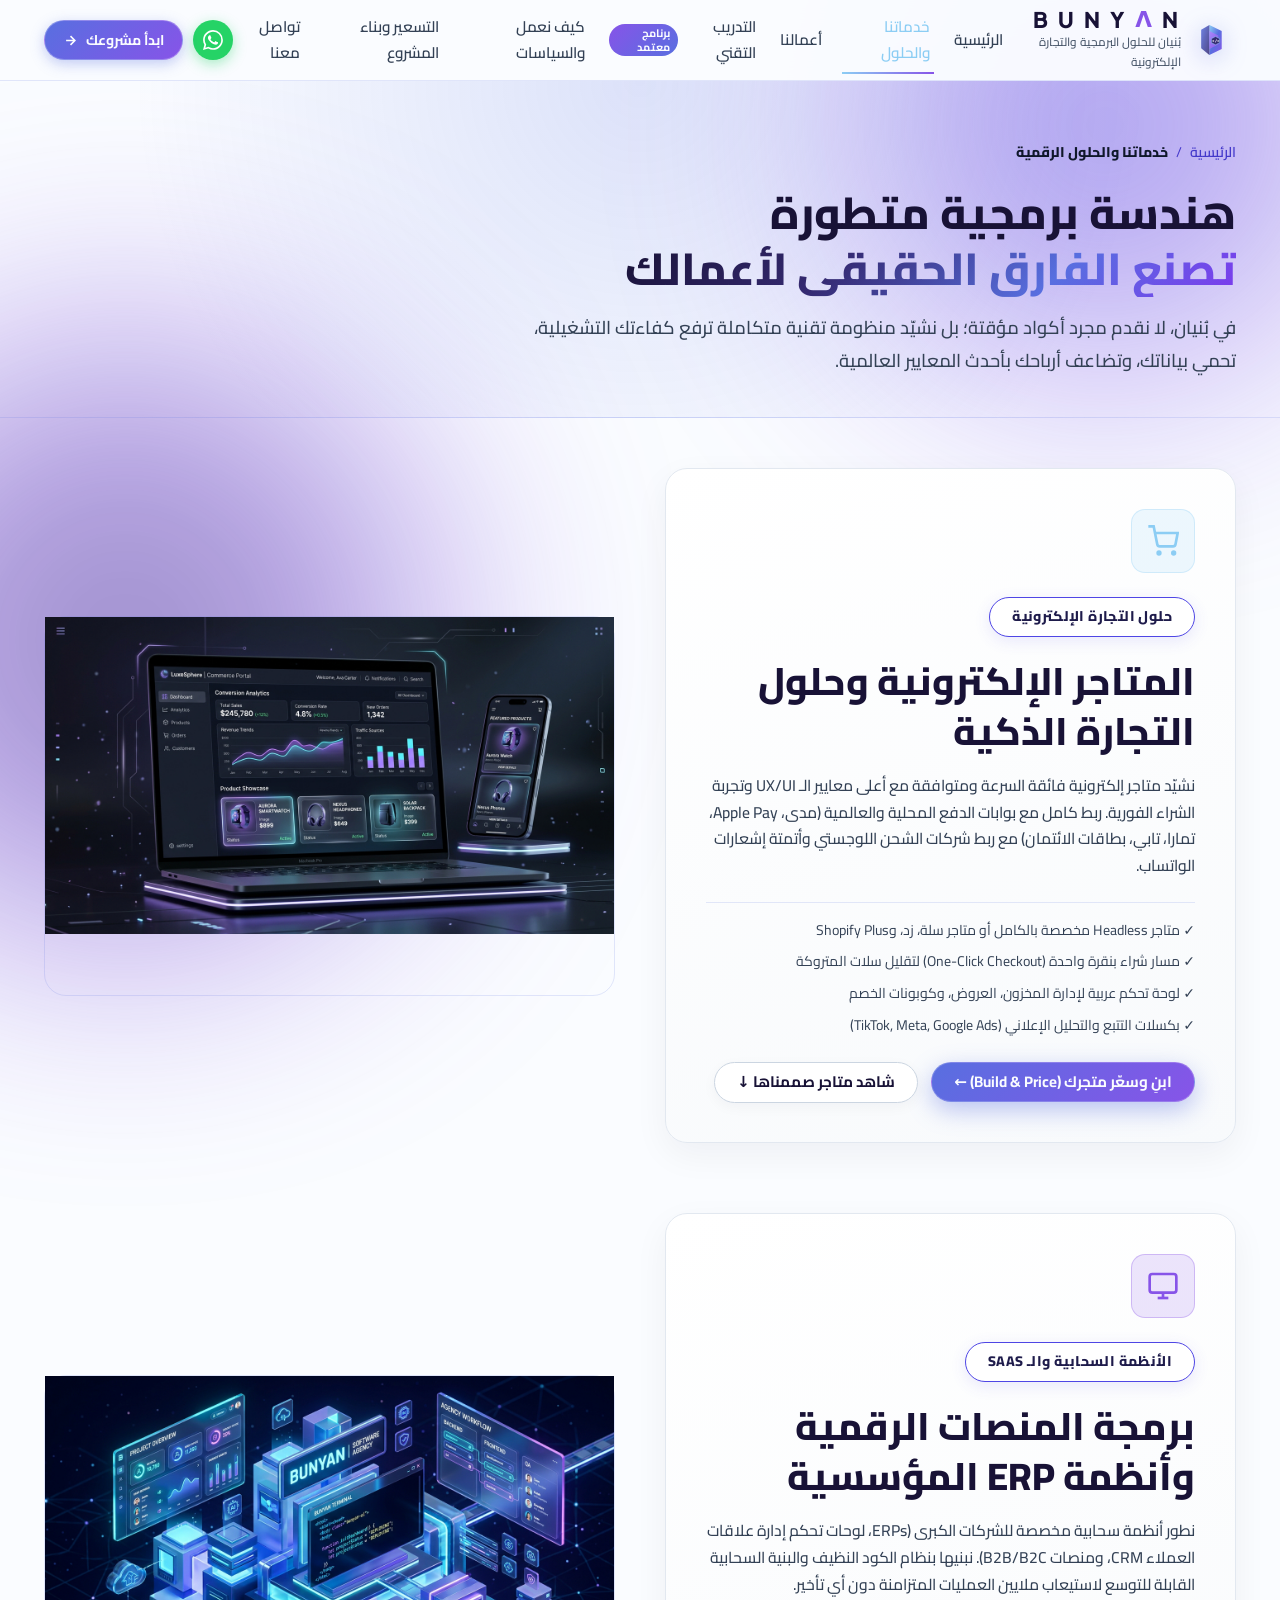
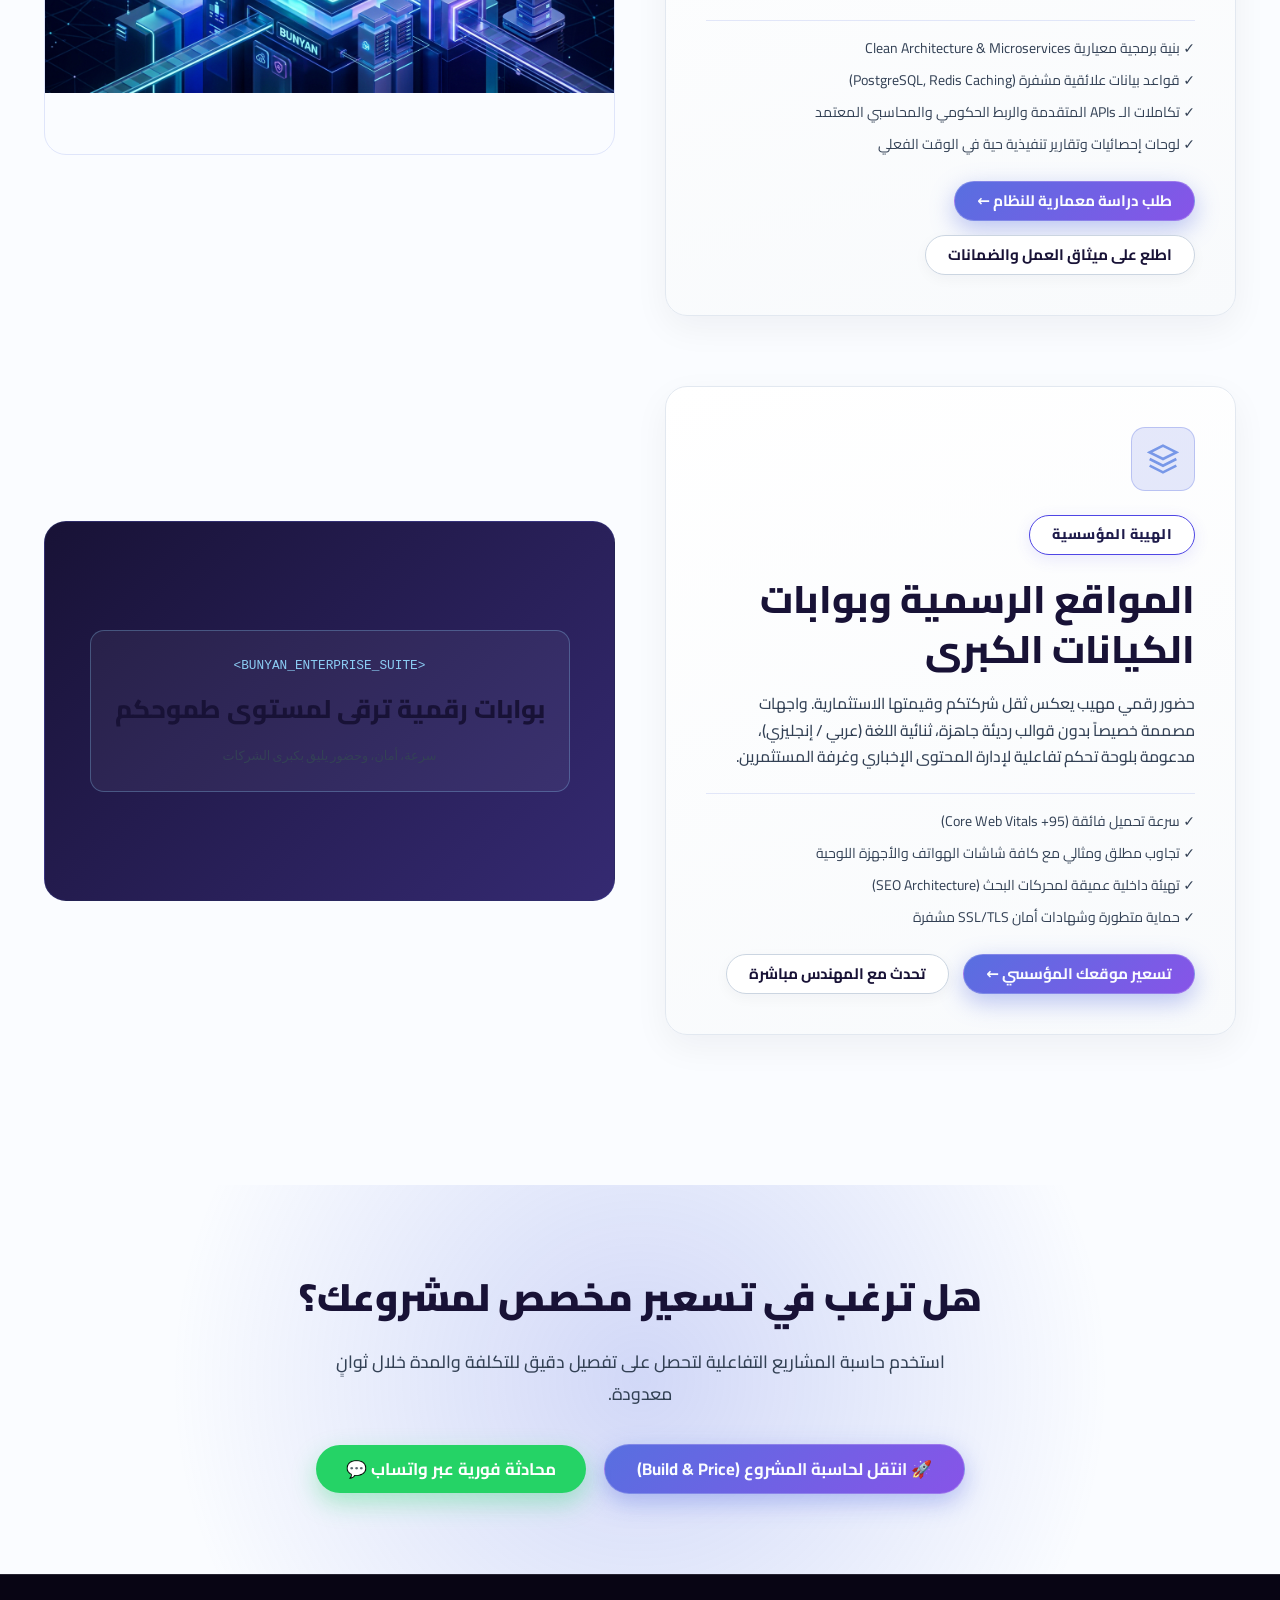
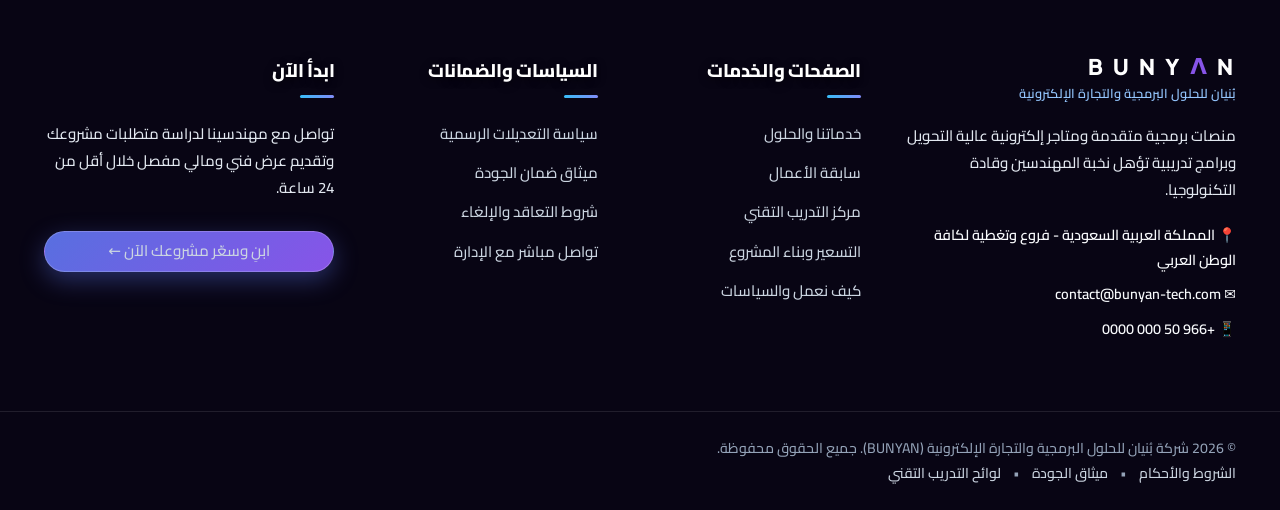
<file: services.html>
<!DOCTYPE html>
<html lang="ar" dir="rtl">
<head>
  <meta charset="UTF-8">
  <meta name="viewport" content="width=device-width, initial-scale=1.0">
  <title>خدماتنا والحلول البرمجية | بُنيان BUNYAN Tech</title>
  <meta name="description" content="استكشف خدمات شركة بُنيان: تطوير المتاجر الإلكترونية، المنصات السحابية المخصصة SaaS، أنظمة ERP، وهندسة واجهات المستخدم فائقة الأداء.">
  <link rel="icon" type="image/svg+xml" href="data:image/svg+xml,<svg xmlns='http://www.w3.org/2000/svg' viewBox='0 0 100 100'><path d='M30,15 L70,30 L70,70 L30,85 Z' fill='%23586FE0'/><path d='M30,35 L60,45 L60,65 L30,55 Z' fill='%238754E8'/><polygon points='40,50 48,43 54,48 54,55 48,60 40,55' fill='%23352A72'/><text x='50' y='53' font-size='10' font-family='monospace' fill='%238CCDF4' text-anchor='middle'>&lt;/&gt;</text></svg>">
  <link rel="preconnect" href="https://fonts.googleapis.com">
  <link rel="preconnect" href="https://fonts.gstatic.com" crossorigin>
  <link href="https://fonts.googleapis.com/css2?family=Cairo:wght@300;400;500;600;700;800;900&family=Plus+Jakarta+Sans:wght@400;500;600;700;800&display=swap" rel="stylesheet">
  <link rel="stylesheet" href="index.css?v=4">
</head>
<body class="theme-light">
  <div class="bg-orb orb-1"></div>
  <div class="bg-orb orb-2"></div>

  <!-- Main Navigation Header -->
  <header class="site-header" id="siteHeader">
    <div class="container header-inner">
      <a href="index.html" class="brand-logo">
        <div class="logo-mark">
          <svg viewBox="0 0 120 120" fill="none" xmlns="http://www.w3.org/2000/svg" class="logo-svg">
            <defs>
              <linearGradient id="primaryGrad" x1="0%" y1="0%" x2="100%" y2="100%">
                <stop offset="0%" stop-color="#8CCDF4" />
                <stop offset="50%" stop-color="#586FE0" />
                <stop offset="100%" stop-color="#8754E8" />
              </linearGradient>
              <linearGradient id="darkGrad" x1="0%" y1="0%" x2="100%" y2="100%">
                <stop offset="0%" stop-color="#586FE0" />
                <stop offset="100%" stop-color="#352A72" />
              </linearGradient>
              <linearGradient id="violetGrad" x1="0%" y1="0%" x2="100%" y2="100%">
                <stop offset="0%" stop-color="#A78BFA" />
                <stop offset="100%" stop-color="#8754E8" />
              </linearGradient>
            </defs>
            <path d="M42 16L78 34L78 86L42 104L42 16Z" fill="url(#primaryGrad)" />
            <path d="M42 16L18 30L18 84L42 104L42 16Z" fill="url(#darkGrad)" opacity="0.85" />
            <path d="M42 34L68 47L68 73L42 86L42 34Z" fill="url(#violetGrad)" />
            <polygon points="60,50 72,56 72,68 60,74 48,68 48,56" fill="#352A72" stroke="#8CCDF4" stroke-width="1.5" />
            <text x="60" y="66" fill="#FAFCFF" font-family="'Plus Jakarta Sans', monospace" font-size="11" font-weight="800" text-anchor="middle">&lt;/&gt;</text>
          </svg>
        </div>
        <div class="logo-text">
          <span class="logo-title">B U N Y <span class="accent-letter">Λ</span> N</span>
          <span class="logo-sub">بُنيان للحلول البرمجية والتجارة الإلكترونية</span>
        </div>
      </a>

      <!-- Desktop Nav Menu -->
      <nav class="main-nav" id="mainNav">
        <ul class="nav-list">
          <li class="nav-item"><a href="index.html" class="nav-link">الرئيسية</a></li>
          <li class="nav-item"><a href="services.html" class="nav-link active">خدماتنا والحلول</a></li>
          <li class="nav-item"><a href="portfolio.html" class="nav-link">أعمالنا</a></li>
          <li class="nav-item"><a href="academy.html" class="nav-link">التدريب التقني <span class="nav-pill">برنامج معتمد</span></a></li>
          <li class="nav-item"><a href="process.html" class="nav-link">كيف نعمل والسياسات</a></li>
          <li class="nav-item"><a href="pricing.html" class="nav-link">التسعير وبناء المشروع</a></li>
          <li class="nav-item"><a href="contact.html" class="nav-link">تواصل معنا</a></li>
        </ul>
      </nav>

      <!-- Header Action CTAs -->
      <div class="header-actions">
        <a href="https://wa.me/966500000000?text=%D9%85%D8%B1%D8%AD%D8%A8%D8%A7%20%D8%A8%D9%86%D9%8A%D8%A7%D9%86%D8%8C%20%D8%A3%D8%B1%D8%BA%D8%A8%20%D8%A8%D8%A7%D8%B3%D8%AA%D8%B4%D8%A7%D8%B1%D8%A9%20%D8%AD%D9%88%D9%84%20%D8%AE%D8%AF%D9%85%D8%A7%D8%AA%D9%83%D9%85" target="_blank" rel="noopener" class="btn-whatsapp-icon" title="محادثة واتساب مباشرة">
          <svg viewBox="0 0 16 16" fill="currentColor" width="20" height="20"><path d="M13.601 2.326A7.85 7.85 0 0 0 7.994 0C3.627 0 .068 3.558.064 7.926c0 1.399.366 2.76 1.057 3.965L0 16l4.204-1.102a7.9 7.9 0 0 0 3.79.965h.004c4.368 0 7.926-3.558 7.93-7.93A7.9 7.9 0 0 0 13.6 2.326zM7.994 14.521a6.6 6.6 0 0 1-3.356-.92l-.24-.144-2.494.654.666-2.433-.156-.251a6.56 6.56 0 0 1-1.007-3.505c0-3.626 2.957-6.584 6.591-6.584a6.56 6.56 0 0 1 4.66 1.931 6.56 6.56 0 0 1 1.928 4.66c-.004 3.639-2.961 6.592-6.592 6.592m3.615-4.934c-.197-.099-1.17-.578-1.353-.646-.182-.065-.315-.099-.445.099-.133.197-.513.646-.627.775-.114.133-.232.148-.43.05-.197-.1-.836-.308-1.592-.985-.59-.525-.985-1.175-1.103-1.372-.114-.198-.011-.304.088-.403.087-.088.197-.232.296-.346.1-.114.133-.198.198-.33.065-.134.034-.248-.015-.347-.05-.099-.445-1.076-.612-1.47-.16-.389-.323-.335-.445-.34-.114-.007-.247-.007-.38-.007a.73.73 0 0 0-.529.247c-.182.198-.691.677-.691 1.654s.71 1.916.81 2.049c.098.133 1.394 2.132 3.383 2.992.47.205.84.326 1.129.418.475.152.904.129 1.246.08.38-.058 1.171-.48 1.338-.943.164-.464.164-.86.114-.943-.049-.084-.182-.133-.38-.232"/></svg>
        </a>
        <a href="pricing.html" class="btn btn-primary header-cta-btn">
          <span>ابدأ&nbsp;مشروعك</span>
          <svg width="15" height="15" viewBox="0 0 24 24" fill="none" stroke="currentColor" stroke-width="2.5"><path d="M5 12h14M12 5l7 7-7 7"/></svg>
        </a>
        <button class="mobile-menu-btn" id="mobileMenuBtn" aria-label="القائمة">
          <span></span><span></span><span></span>
        </button>
      </div>
    </div>
  </header>

  <main>
    <!-- Page Hero Banner -->
    <section class="page-hero">
      <div class="container">
        <div class="breadcrumbs">
          <a href="index.html">الرئيسية</a>
          <span>/</span>
          <span class="current">خدماتنا والحلول الرقمية</span>
        </div>
        <h1 class="page-hero-title">
          هندسة برمجية متطورة <br>
          <span class="text-gradient">تصنع الفارق الحقيقي لأعمالك</span>
        </h1>
        <p class="page-hero-desc">
          في بُنيان، لا نقدم مجرد أكواد مؤقتة؛ بل نشيّد منظومة تقنية متكاملة ترفع كفاءتك التشغيلية، تحمي بياناتك، وتضاعف أرباحك بأحدث المعايير العالمية.
        </p>
      </div>
    </section>

    <!-- Detailed Services Catalog -->
    <section class="container" style="padding-bottom: 80px;">
      <!-- Service 1: E-Commerce -->
      <div class="subpage-grid-2col">
        <div class="subpage-card">
          <div class="service-icon-wrap icon-cyan">
            <svg viewBox="0 0 24 24" width="32" height="32" fill="none" stroke="currentColor" stroke-width="2"><circle cx="9" cy="21" r="1"/><circle cx="20" cy="21" r="1"/><path d="M1 1h4l2.68 13.39a2 2 0 0 0 2 1.61h9.72a2 2 0 0 0 2-1.61L23 6H6"/></svg>
          </div>
          <span class="section-subtitle">حلول التجارة الإلكترونية</span>
          <h2 class="section-title">المتاجر الإلكترونية وحلول التجارة الذكية</h2>
          <p class="service-text">
            نشيّد متاجر إلكترونية فائقة السرعة ومتوافقة مع أعلى معايير الـ UX/UI وتجربة الشراء الفورية. ربط كامل مع بوابات الدفع المحلية والعالمية (مدى، Apple Pay، تمارا، تابي، بطاقات الائتمان) مع ربط شركات الشحن اللوجستي وأتمتة إشعارات الواتساب.
          </p>
          <ul class="service-features" style="margin-bottom: 24px;">
            <li>✓ متاجر Headless مخصصة بالكامل أو متاجر سلة، زد، وShopify Plus</li>
            <li>✓ مسار شراء بنقرة واحدة (One-Click Checkout) لتقليل سلات المتروكة</li>
            <li>✓ لوحة تحكم عربية لإدارة المخزون، العروض، وكوبونات الخصم</li>
            <li>✓ بكسلات التتبع والتحليل الإعلاني (TikTok, Meta, Google Ads)</li>
          </ul>
          <div style="display: flex; gap: 14px; flex-wrap: wrap;">
            <a href="pricing.html" class="btn btn-primary">
              <span>ابنِ وسعّر متجرك (Build & Price) ←</span>
            </a>
            <a href="portfolio.html" class="btn btn-secondary">
              <span>شاهد متاجر صممناها ↓</span>
            </a>
          </div>
        </div>
        <div class="lineup-img-wrap" style="height: 380px; border-radius: var(--radius-lg); border: 1px solid var(--border-glass);">
          <img src="assets/ecom-mockup.jpg" alt="واجهة متجر إلكتروني فاخر" class="lineup-img" style="object-fit: cover;">
        </div>
      </div>

      <!-- Service 2: Custom SaaS & Cloud Systems -->
      <div class="subpage-grid-2col reverse">
        <div class="lineup-img-wrap" style="height: 380px; border-radius: var(--radius-lg); border: 1px solid var(--border-glass);">
          <img src="assets/hero-mockup.jpg" alt="نظام سحابي مخصص SaaS" class="lineup-img" style="object-fit: cover;">
        </div>
        <div class="subpage-card">
          <div class="service-icon-wrap icon-purple">
            <svg viewBox="0 0 24 24" width="32" height="32" fill="none" stroke="currentColor" stroke-width="2"><rect x="2" y="3" width="20" height="14" rx="2" ry="2"/><line x1="8" y1="21" x2="16" y2="21"/><line x1="12" y1="17" x2="12" y2="21"/></svg>
          </div>
          <span class="section-subtitle">الأنظمة السحابية والـ SaaS</span>
          <h2 class="section-title">برمجة المنصات الرقمية وأنظمة ERP المؤسسية</h2>
          <p class="service-text">
            نطور أنظمة سحابية مخصصة للشركات الكبرى (ERPs، لوحات تحكم إدارة علاقات العملاء CRM، ومنصات B2B/B2C). نبنيها بنظام الكود النظيف والبنية السحابية القابلة للتوسع لاستيعاب ملايين العمليات المتزامنة دون أي تأخير.
          </p>
          <ul class="service-features" style="margin-bottom: 24px;">
            <li>✓ بنية برمجية معيارية Clean Architecture & Microservices</li>
            <li>✓ قواعد بيانات علائقية مشفرة (PostgreSQL, Redis Caching)</li>
            <li>✓ تكاملات الـ APIs المتقدمة والربط الحكومي والمحاسبي المعتمد</li>
            <li>✓ لوحات إحصائيات وتقارير تنفيذية حية في الوقت الفعلي</li>
          </ul>
          <div style="display: flex; gap: 14px; flex-wrap: wrap;">
            <a href="contact.html" class="btn btn-primary">
              <span>طلب دراسة معمارية للنظام ←</span>
            </a>
            <a href="process.html" class="btn btn-secondary">
              <span>اطلع على ميثاق العمل والضمانات</span>
            </a>
          </div>
        </div>
      </div>

      <!-- Service 3: Corporate Websites -->
      <div class="subpage-grid-2col">
        <div class="subpage-card">
          <div class="service-icon-wrap icon-blue">
            <svg viewBox="0 0 24 24" width="32" height="32" fill="none" stroke="currentColor" stroke-width="2"><path d="M12 2L2 7l10 5 10-5-10-5zM2 17l10 5 10-5M2 12l10 5 10-5"/></svg>
          </div>
          <span class="section-subtitle">الهيبة المؤسسية</span>
          <h2 class="section-title">المواقع الرسمية وبوابات الكيانات الكبرى</h2>
          <p class="service-text">
            حضور رقمي مهيب يعكس ثقل شركتكم وقيمتها الاستثمارية. واجهات مصممة خصيصاً بدون قوالب رديئة جاهزة، ثنائية اللغة (عربي / إنجليزي)، مدعومة بلوحة تحكم تفاعلية لإدارة المحتوى الإخباري وغرفة المستثمرين.
          </p>
          <ul class="service-features" style="margin-bottom: 24px;">
            <li>✓ سرعة تحميل فائقة (Core Web Vitals +95)</li>
            <li>✓ تجاوب مطلق ومثالي مع كافة شاشات الهواتف والأجهزة اللوحية</li>
            <li>✓ تهيئة داخلية عميقة لمحركات البحث (SEO Architecture)</li>
            <li>✓ حماية متطورة وشهادات أمان SSL/TLS مشفرة</li>
          </ul>
          <div style="display: flex; gap: 14px; flex-wrap: wrap;">
            <a href="pricing.html" class="btn btn-primary">
              <span>تسعير موقعك المؤسسي ←</span>
            </a>
            <a href="contact.html" class="btn btn-secondary">
              <span>تحدث مع المهندس مباشرة</span>
            </a>
          </div>
        </div>
        <div class="lineup-img-wrap" style="height: 380px; border-radius: var(--radius-lg); border: 1px solid var(--border-glass); background: linear-gradient(135deg, #181236, #352A72); display: flex; align-items: center; justify-content: center; padding: 40px; text-align: center;">
          <div class="art-card-glow">
            <span class="art-code">&lt;BUNYAN_ENTERPRISE_SUITE&gt;</span>
            <h3 style="color: #FAFCFF; font-size: 1.6rem; margin: 12px 0;">بوابات رقمية ترقى لمستوى طموحكم</h3>
            <p style="color: var(--c-sky-blue);">سرعة، أمان، وحضور يليق بكبرى الشركات</p>
          </div>
        </div>
      </div>
    </section>

    <!-- Bottom CTA Bar -->
    <section class="quick-cta-section">
      <div class="container text-center">
        <h2 class="cta-strip-title">هل ترغب في تسعير مخصص لمشروعك؟</h2>
        <p class="cta-strip-desc">استخدم حاسبة المشاريع التفاعلية لتحصل على تفصيل دقيق للتكلفة والمدة خلال ثوانٍ معدودة.</p>
        <div class="cta-strip-buttons">
          <a href="pricing.html" class="btn btn-primary btn-lg">
            <span>🚀 انتقل لحاسبة المشروع (Build & Price)</span>
          </a>
          <a href="https://wa.me/966500000000" target="_blank" rel="noopener" class="btn btn-whatsapp-lg">
            <span>محادثة فورية عبر واتساب 💬</span>
          </a>
        </div>
      </div>
    </section>
  </main>

  <!-- Footer -->
  <footer class="site-footer">
    <div class="container footer-grid">
      <div class="footer-col footer-brand">
        <div class="brand-logo footer-logo">
          <div class="logo-text">
            <span class="logo-title">B U N Y <span class="accent-letter">Λ</span> N</span>
            <span class="logo-sub">بُنيان للحلول البرمجية والتجارة الإلكترونية</span>
          </div>
        </div>
        <p class="footer-tagline">منصات برمجية متقدمة ومتاجر إلكترونية عالية التحويل وبرامج تدريبية تؤهل نخبة المهندسين وقادة التكنولوجيا.</p>
        <div class="footer-contact-info">
          <div>📍 المملكة العربية السعودية - فروع وتغطية لكافة الوطن العربي</div>
          <div>✉️ contact@bunyan-tech.com</div>
          <div>📱 +966 50 000 0000</div>
        </div>
      </div>
      <div class="footer-col">
        <h4 class="footer-col-title">الصفحات والخدمات</h4>
        <ul class="footer-links">
          <li><a href="services.html">خدماتنا والحلول</a></li>
          <li><a href="portfolio.html">سابقة الأعمال</a></li>
          <li><a href="academy.html">مركز التدريب التقني</a></li>
          <li><a href="pricing.html">التسعير وبناء المشروع</a></li>
          <li><a href="process.html">كيف نعمل والسياسات</a></li>
        </ul>
      </div>
      <div class="footer-col">
        <h4 class="footer-col-title">السياسات والضمانات</h4>
        <ul class="footer-links">
          <li><a href="process.html#revisions">سياسة التعديلات الرسمية</a></li>
          <li><a href="process.html#warranty">ميثاق ضمان الجودة</a></li>
          <li><a href="process.html#contract">شروط التعاقد والإلغاء</a></li>
          <li><a href="contact.html">تواصل مباشر مع الإدارة</a></li>
        </ul>
      </div>
      <div class="footer-col">
        <h4 class="footer-col-title">ابدأ الآن</h4>
        <p class="policy-note">تواصل مع مهندسينا لدراسة متطلبات مشروعك وتقديم عرض فني ومالي مفصل خلال أقل من 24 ساعة.</p>
        <a href="pricing.html" class="btn btn-primary btn-block" style="margin-top: 10px;">
          <span>ابنِ وسعّر مشروعك الآن ←</span>
        </a>
      </div>
    </div>
    <div class="footer-bottom">
      <div class="container footer-bottom-inner">
        <p>© 2026 شركة بُنيان للحلول البرمجية والتجارة الإلكترونية (BUNYAN). جميع الحقوق محفوظة.</p>
        <div class="footer-bottom-links">
          <a href="process.html">الشروط والأحكام</a>
          <span>•</span>
          <a href="process.html">ميثاق الجودة</a>
          <span>•</span>
          <a href="academy.html">لوائح التدريب التقني</a>
        </div>
      </div>
    </div>
  </footer>

  <script src="app.js?v=3"></script>
</body>
</html>
</file>
<file: index.css>
/* ===================================================
   BUNYAN DESIGN SYSTEM & COMPONENT STYLESHEET
   Brand Colors:
   - Deep Indigo:     #352A72
   - Vibrant Violet:  #8754E8
   - Royal Blue:      #586FE0
   - Periwinkle Blue: #7898E8
   - Sky Blue:        #8CCDF4
   - Lavender:        #A78BFA
   - Soft Gray:       #EEF1F7
   - Ice White:       #FAFCFF
=================================================== */

:root {
  /* Brand Primitives */
  --c-deep-indigo: #352A72;
  --c-vibrant-violet: #8754E8;
  --c-royal-blue: #586FE0;
  --c-periwinkle: #7898E8;
  --c-sky-blue: #8CCDF4;
  --c-lavender: #A78BFA;
  --c-soft-gray: #EEF1F7;
  --c-ice-white: #FAFCFF;

  /* Fonts */
  --font-arabic: 'Cairo', system-ui, -apple-system, sans-serif;
  --font-latin: 'Plus Jakarta Sans', system-ui, sans-serif;

  /* Transitions & Radii */
  --radius-sm: 8px;
  --radius-md: 14px;
  --radius-lg: 22px;
  --radius-xl: 32px;
  --radius-full: 9999px;
  --transition-fast: 0.2s cubic-bezier(0.16, 1, 0.3, 1);
  --transition-smooth: 0.35s cubic-bezier(0.16, 1, 0.3, 1);
  --transition-slow: 0.6s cubic-bezier(0.16, 1, 0.3, 1);
}

/* ================= THEMES ================= */

/* Clean Corporate Luxury Theme (Toyota-Grade White Default) */
:root,
body,
body.theme-light {
  --bg-primary: #FAFCFF;
  --bg-secondary: #F3F6FD;
  --bg-card: #FFFFFF;
  --bg-card-hover: #F8FAFF;
  --bg-glass: rgba(255, 255, 255, 0.9);
  --border-glass: rgba(88, 111, 224, 0.16);
  --border-focus: #586FE0;
  --text-primary: #181236;
  --text-secondary: #334155;
  --text-muted: #475569;
  --accent-glow: rgba(88, 111, 224, 0.15);
  --nav-bg: rgba(250, 252, 255, 0.96);
  --card-shadow: 0 16px 40px rgba(53, 42, 114, 0.08);
  --card-border-glow: 0 0 20px rgba(88, 111, 224, 0.08);
}

/* ================= GLOBAL RESETS ================= */
* {
  margin: 0;
  padding: 0;
  box-sizing: border-box;
}

html {
  scroll-behavior: smooth;
  font-size: 16px;
}

body {
  font-family: var(--font-arabic);
  background-color: var(--bg-primary);
  color: var(--text-primary);
  line-height: 1.7;
  overflow-x: hidden;
  position: relative;
  transition: background-color var(--transition-smooth), color var(--transition-smooth);
}

a {
  text-decoration: none;
  color: inherit;
  transition: all var(--transition-fast);
}

ul {
  list-style: none;
}

button {
  font-family: inherit;
  border: none;
  cursor: pointer;
  background: none;
  transition: all var(--transition-fast);
}

img {
  max-width: 100%;
  height: auto;
  display: block;
}

.container {
  width: 100%;
  max-width: 1240px;
  margin: 0 auto;
  padding: 0 24px;
}

/* ================= BACKGROUND GLOW ORBS ================= */
.bg-orb {
  position: fixed;
  border-radius: 50%;
  filter: blur(120px);
  pointer-events: none;
  z-index: -1;
  opacity: 0.55;
  transition: opacity var(--transition-smooth);
}

.orb-1 {
  top: -150px;
  right: -100px;
  width: 550px;
  height: 550px;
  background: radial-gradient(circle, #586FE0 0%, #8754E8 50%, transparent 80%);
}

.orb-2 {
  top: 35%;
  left: -200px;
  width: 650px;
  height: 650px;
  background: radial-gradient(circle, #352A72 0%, #8754E8 60%, transparent 80%);
}

.orb-3 {
  bottom: 10%;
  right: 15%;
  width: 500px;
  height: 500px;
  background: radial-gradient(circle, #8CCDF4 0%, #586FE0 50%, transparent 80%);
  opacity: 0.35;
}

/* ================= ANNOUNCEMENT BAR ================= */
.announcement-bar {
  background: linear-gradient(90deg, #352A72, #586FE0, #8754E8);
  color: #FAFCFF;
  padding: 10px 0;
  font-size: 0.9rem;
  font-weight: 500;
  position: relative;
  z-index: 101;
}

.announcement-content {
  display: flex;
  align-items: center;
  justify-content: center;
  gap: 14px;
  flex-wrap: wrap;
}

.badge-pulse {
  background: rgba(250, 252, 255, 0.2);
  border: 1px solid rgba(255, 255, 255, 0.4);
  padding: 2px 10px;
  border-radius: var(--radius-full);
  font-size: 0.78rem;
  font-weight: 700;
  animation: pulseLight 2s infinite;
}

@keyframes pulseLight {
  0%, 100% { opacity: 1; transform: scale(1); }
  50% { opacity: 0.8; transform: scale(1.03); }
}

.announcement-link {
  color: #8CCDF4;
  font-weight: 700;
  text-decoration: underline;
}

.announcement-close {
  color: #FAFCFF;
  font-size: 1rem;
  margin-right: auto;
  opacity: 0.75;
}
.announcement-close:hover { opacity: 1; }

/* ================= HEADER & NAVIGATION ================= */
.site-header {
  position: sticky;
  top: 0;
  z-index: 100;
  background: var(--nav-bg);
  backdrop-filter: blur(18px);
  -webkit-backdrop-filter: blur(18px);
  border-bottom: 1px solid var(--border-glass);
  transition: all var(--transition-smooth);
}

.site-header.scrolled {
  box-shadow: 0 10px 30px rgba(0, 0, 0, 0.15);
}

.header-inner {
  display: flex;
  align-items: center;
  justify-content: space-between;
  height: 80px;
}

/* Brand Logo */
.brand-logo {
  display: flex;
  align-items: center;
  gap: 14px;
}

.logo-mark {
  width: 46px;
  height: 46px;
  filter: drop-shadow(0 4px 12px rgba(88, 111, 224, 0.35));
  transition: transform var(--transition-fast);
}

.brand-logo:hover .logo-mark {
  transform: rotate(-4deg) scale(1.05);
}

.logo-svg {
  width: 100%;
  height: 100%;
}

.logo-text {
  display: flex;
  flex-direction: column;
}

.logo-title {
  font-family: var(--font-latin);
  font-size: 1.35rem;
  font-weight: 800;
  letter-spacing: 3px;
  color: var(--text-primary);
  line-height: 1.1;
}

.accent-letter {
  color: var(--c-vibrant-violet);
  display: inline-block;
  transform: translateY(-1px);
}

.logo-sub {
  font-size: 0.74rem;
  color: var(--text-muted);
  font-weight: 500;
}

/* Nav Menu */
.main-nav .nav-list {
  display: flex;
  align-items: center;
  gap: 16px;
}

.nav-link {
  font-size: 0.95rem;
  font-weight: 600;
  color: var(--text-secondary);
  padding: 8px 4px;
  position: relative;
  display: flex;
  align-items: center;
  gap: 6px;
}

.nav-link:hover,
.nav-link.active {
  color: var(--c-sky-blue);
}

.nav-link::after {
  content: '';
  position: absolute;
  bottom: 0;
  right: 0;
  width: 0%;
  height: 2px;
  background: linear-gradient(90deg, var(--c-sky-blue), var(--c-vibrant-violet));
  transition: width var(--transition-fast);
}

.nav-link:hover::after,
.nav-link.active::after {
  width: 100%;
}

.nav-pill {
  background: linear-gradient(135deg, var(--c-vibrant-violet), var(--c-royal-blue));
  color: #FAFCFF;
  font-size: 0.68rem;
  padding: 2px 8px;
  border-radius: var(--radius-full);
  font-weight: 700;
  line-height: 1.3;
}

/* Dropdown */
.has-dropdown {
  position: relative;
}

.dropdown-menu {
  position: absolute;
  top: 100%;
  right: 0;
  width: 320px;
  background: var(--bg-card);
  backdrop-filter: blur(20px);
  border: 1px solid var(--border-glass);
  border-radius: var(--radius-md);
  padding: 12px;
  box-shadow: var(--card-shadow);
  opacity: 0;
  visibility: hidden;
  transform: translateY(12px);
  transition: all var(--transition-fast);
  z-index: 150;
}

.has-dropdown:hover .dropdown-menu {
  opacity: 1;
  visibility: visible;
  transform: translateY(4px);
}

.dropdown-item {
  display: flex;
  align-items: flex-start;
  gap: 12px;
  padding: 10px 12px;
  border-radius: var(--radius-sm);
  transition: background var(--transition-fast);
}

.dropdown-item:hover {
  background: rgba(140, 205, 244, 0.1);
}

.dropdown-icon {
  font-size: 1.25rem;
  background: rgba(88, 111, 224, 0.15);
  width: 38px;
  height: 38px;
  display: flex;
  align-items: center;
  justify-content: center;
  border-radius: var(--radius-sm);
  flex-shrink: 0;
}

.dropdown-item strong {
  display: block;
  font-size: 0.92rem;
  color: var(--text-primary);
}

.dropdown-item p {
  font-size: 0.78rem;
  color: var(--text-muted);
  line-height: 1.4;
  margin-top: 2px;
}

/* Header Actions */
.header-actions {
  display: flex;
  align-items: center;
  gap: 10px;
  flex-shrink: 0;
}

.theme-toggle {
  display: none !important;
}

.btn-whatsapp-icon {
  width: 40px;
  height: 40px;
  border-radius: 50%;
  background: #25D366;
  color: #FFFFFF;
  display: inline-flex;
  align-items: center;
  justify-content: center;
  transition: transform var(--transition-fast), box-shadow var(--transition-fast), background-color var(--transition-fast);
  box-shadow: 0 4px 14px rgba(37, 211, 102, 0.4);
  flex-shrink: 0;
  text-decoration: none;
}

.btn-whatsapp-icon:hover {
  transform: translateY(-2px) scale(1.08);
  box-shadow: 0 6px 20px rgba(37, 211, 102, 0.55);
  background: #20bd5a;
}

.btn-whatsapp-icon svg {
  display: block;
  transition: transform var(--transition-fast);
}

.btn-whatsapp-icon:hover svg {
  transform: scale(1.05);
}

.header-cta-btn {
  height: 40px !important;
  padding: 0 18px !important;
  font-size: 0.88rem !important;
  font-weight: 700 !important;
  white-space: nowrap !important;
  flex-shrink: 0 !important;
  box-shadow: 0 4px 14px rgba(88, 111, 224, 0.35) !important;
  border: 1px solid rgba(255, 255, 255, 0.25) !important;
  display: inline-flex !important;
  align-items: center !important;
  justify-content: center !important;
  gap: 8px !important;
}

.header-cta-btn span {
  white-space: nowrap !important;
  display: inline-block !important;
}

.header-cta-btn svg {
  flex-shrink: 0 !important;
  transition: transform var(--transition-fast);
}

.header-cta-btn:hover {
  transform: translateY(-2px) !important;
  box-shadow: 0 6px 20px rgba(135, 84, 232, 0.5) !important;
}

.header-cta-btn:hover svg {
  transform: translateX(-3px);
}

.mobile-menu-btn {
  display: none;
  flex-direction: column;
  gap: 5px;
  width: 32px;
  height: 32px;
  justify-content: center;
  align-items: center;
}

.mobile-menu-btn span {
  width: 24px;
  height: 2px;
  background: var(--text-primary);
  border-radius: 2px;
  transition: all var(--transition-fast);
}

/* ================= BUTTONS ================= */
.btn {
  display: inline-flex;
  align-items: center;
  justify-content: center;
  gap: 8px;
  padding: 10px 22px;
  border-radius: var(--radius-full);
  font-weight: 700;
  font-size: 0.95rem;
  line-height: 1.2;
  white-space: nowrap !important;
  flex-shrink: 0;
  position: relative;
  overflow: hidden;
  z-index: 1;
  transition: all var(--transition-fast);
}

.btn-primary {
  background: linear-gradient(135deg, var(--c-royal-blue), var(--c-vibrant-violet));
  color: #FAFCFF;
  border: 1px solid rgba(255, 255, 255, 0.2);
  box-shadow: 0 8px 24px rgba(88, 111, 224, 0.4);
}

.btn-primary:hover {
  transform: translateY(-3px);
  box-shadow: 0 12px 32px rgba(135, 84, 232, 0.55);
  background: linear-gradient(135deg, #6B82F0, #9565F2);
}

.btn-secondary {
  background: var(--bg-card);
  color: var(--text-primary);
  border: 1px solid var(--border-glass);
  backdrop-filter: blur(10px);
}

.btn-secondary:hover {
  background: var(--bg-card-hover);
  border-color: var(--c-periwinkle);
  transform: translateY(-2px);
}

.btn-outline {
  border: 1.5px solid var(--c-royal-blue);
  color: var(--text-primary);
  background: transparent;
}

.btn-outline:hover {
  background: var(--c-royal-blue);
  color: #FAFCFF;
  transform: translateY(-2px);
}

.btn-lg {
  padding: 14px 32px;
  font-size: 1.05rem;
}

.btn-sm {
  padding: 8px 18px;
  font-size: 0.85rem;
}

.btn-block {
  width: 100%;
}

.btn-glow {
  box-shadow: 0 0 25px rgba(88, 111, 224, 0.45);
}

.btn-whatsapp-lg {
  background: #25D366;
  color: #FFFFFF;
  padding: 14px 30px;
  border-radius: var(--radius-full);
  font-weight: 700;
  font-size: 1.05rem;
  display: inline-flex;
  align-items: center;
  gap: 10px;
  box-shadow: 0 10px 25px rgba(37, 211, 102, 0.35);
}

.btn-whatsapp-lg:hover {
  background: #20BA5A;
  transform: translateY(-3px);
  box-shadow: 0 14px 32px rgba(37, 211, 102, 0.45);
}

/* ================= 1. HERO SECTION ================= */
.hero-section {
  padding: 80px 0 60px;
  position: relative;
  overflow: hidden;
}

.hero-grid {
  display: grid;
  grid-template-columns: 1.15fr 0.85fr;
  gap: 60px;
  align-items: center;
}

.hero-badge {
  display: inline-flex;
  align-items: center;
  gap: 10px;
  background: var(--bg-card);
  border: 1px solid var(--border-glass);
  padding: 6px 18px;
  border-radius: var(--radius-full);
  font-size: 0.88rem;
  font-weight: 600;
  color: var(--c-sky-blue);
  margin-bottom: 24px;
  box-shadow: var(--card-border-glow);
}

.badge-dot {
  width: 8px;
  height: 8px;
  border-radius: 50%;
  background: #22C55E;
  box-shadow: 0 0 10px #22C55E;
  animation: pulseDot 1.5s infinite;
}

@keyframes pulseDot {
  0%, 100% { opacity: 1; transform: scale(1); }
  50% { opacity: 0.4; transform: scale(0.8); }
}

.hero-title {
  font-size: 3.2rem;
  font-weight: 900;
  line-height: 1.25;
  margin-bottom: 24px;
  letter-spacing: -0.5px;
}

.text-gradient {
  background: linear-gradient(135deg, var(--c-sky-blue) 0%, var(--c-periwinkle) 35%, var(--c-vibrant-violet) 100%);
  -webkit-background-clip: text;
  -webkit-text-fill-color: transparent;
  display: inline-block;
}

.hero-description {
  font-size: 1.15rem;
  color: var(--text-secondary);
  line-height: 1.85;
  margin-bottom: 34px;
  max-width: 620px;
}

.hero-cta-group {
  display: flex;
  align-items: center;
  gap: 16px;
  flex-wrap: wrap;
  margin-bottom: 48px;
}

.hero-whatsapp-link {
  display: flex;
  align-items: center;
  gap: 8px;
  font-size: 0.95rem;
  font-weight: 600;
  color: var(--text-secondary);
  padding: 8px 12px;
  border-radius: var(--radius-full);
}

.hero-whatsapp-link:hover {
  color: #25D366;
}

.whatsapp-circle {
  width: 28px;
  height: 28px;
  background: #25D366;
  border-radius: 50%;
  color: #FFFFFF;
  display: flex;
  align-items: center;
  justify-content: center;
}

/* Stats Counter */
.hero-stats {
  display: flex;
  align-items: center;
  gap: 24px;
  padding-top: 24px;
  border-top: 1px solid var(--border-glass);
}

.stat-item {
  display: flex;
  flex-direction: column;
}

.stat-number {
  font-family: var(--font-latin);
  font-size: 1.9rem;
  font-weight: 800;
  color: var(--text-primary);
  line-height: 1.1;
  background: linear-gradient(135deg, var(--c-ice-white), var(--c-sky-blue));
  -webkit-background-clip: text;
  -webkit-text-fill-color: transparent;
}

.stat-label {
  font-size: 0.82rem;
  color: var(--text-muted);
  margin-top: 4px;
}

.stat-divider {
  width: 1px;
  height: 40px;
  background: var(--border-glass);
}

/* Hero Visual Showcase */
.hero-visual {
  position: relative;
}

.visual-wrapper {
  position: relative;
}

.code-window {
  background: rgba(20, 14, 46, 0.85);
  backdrop-filter: blur(20px);
  border: 1px solid rgba(140, 205, 244, 0.2);
  border-radius: var(--radius-lg);
  overflow: hidden;
  box-shadow: 0 25px 60px rgba(0, 0, 0, 0.5), 0 0 40px rgba(88, 111, 224, 0.2);
  transition: all var(--transition-smooth);
}

body.theme-light .code-window {
  background: #FFFFFF;
  border: 1.5px solid #CBD5E1;
  box-shadow: 0 20px 50px rgba(15, 23, 42, 0.12), 0 0 30px rgba(88, 111, 224, 0.1);
}

.window-header {
  display: flex;
  align-items: center;
  justify-content: space-between;
  padding: 12px 18px;
  background: rgba(12, 8, 30, 0.95);
  border-bottom: 1px solid rgba(140, 205, 244, 0.15);
  font-size: 0.82rem;
}

body.theme-light .window-header {
  background: #F1F5F9;
  border-bottom: 1.5px solid #E2E8F0;
}

.window-dots {
  display: flex;
  align-items: center;
  gap: 7px;
}

.dot {
  width: 10px;
  height: 10px;
  border-radius: 50%;
  display: inline-block;
}

.dot.red { background: #EF4444; }
.dot.yellow { background: #F59E0B; }
.dot.green { background: #10B981; }

.window-title {
  font-weight: 700;
  color: #C7D2FE;
  font-size: 0.84rem;
  letter-spacing: 0.2px;
}

body.theme-light .window-title {
  color: #181236;
  font-weight: 800;
}

.window-badge {
  background: rgba(34, 197, 94, 0.15);
  border: 1px solid rgba(34, 197, 94, 0.3);
  color: #4ADE80;
  padding: 3px 10px;
  border-radius: var(--radius-full);
  font-size: 0.72rem;
  font-weight: 700;
}

body.theme-light .window-badge {
  background: #DCFCE7;
  border: 1px solid #86EFAC;
  color: #15803D;
  font-weight: 800;
}

.window-body {
  position: relative;
  overflow: hidden;
}

.hero-img-asset {
  width: 100%;
  height: auto;
  display: block;
  transition: transform 0.6s cubic-bezier(0.16, 1, 0.3, 1);
}

.code-window:hover .hero-img-asset {
  transform: scale(1.02);
}

/* Floating Badges */
.floating-badge {
  position: absolute;
  background: rgba(14, 10, 34, 0.9);
  backdrop-filter: blur(16px);
  border: 1px solid rgba(140, 205, 244, 0.25);
  border-radius: var(--radius-md);
  padding: 10px 16px;
  display: flex;
  align-items: center;
  gap: 12px;
  box-shadow: 0 16px 36px rgba(0, 0, 0, 0.45);
  z-index: 10;
  animation: floatSlow 5s ease-in-out infinite;
}

body.theme-light .floating-badge {
  background: #FFFFFF;
  border: 1.5px solid #CBD5E1;
  box-shadow: 0 14px 35px rgba(15, 23, 42, 0.14);
}

.badge-speed {
  bottom: -15px;
  right: -15px;
}

.badge-client {
  bottom: 20px;
  left: -20px;
  animation-delay: 2.5s;
}

.badge-val {
  display: block;
  font-size: 1rem;
  font-weight: 800;
  color: #FAFCFF;
  font-family: var(--font-latin);
  line-height: 1.1;
}

body.theme-light .badge-val {
  color: #181236;
}

.badge-lbl {
  display: block;
  font-size: 0.74rem;
  color: #B9C6E8;
  margin-top: 3px;
}

body.theme-light .badge-lbl {
  color: #475569;
  font-weight: 600;
}

.badge-icon-wrap {
  width: 36px;
  height: 36px;
  border-radius: 50%;
  display: flex;
  align-items: center;
  justify-content: center;
  flex-shrink: 0;
}

.badge-icon-wrap.green {
  background: rgba(34, 197, 94, 0.2);
  color: #22C55E;
}

.badge-icon-wrap.violet {
  background: rgba(135, 84, 232, 0.2);
  color: #A78BFA;
}

body.theme-light .badge-icon-wrap.green {
  background: #DCFCE7;
  color: #16A34A;
}

body.theme-light .badge-icon-wrap.violet {
  background: #F3E8FF;
  color: #7C3AED;
}

@keyframes floatSlow {
  0%, 100% { transform: translateY(0); }
  50% { transform: translateY(-8px); }
}

/* ================= PARTNERS / TECH STRIP ================= */
.partners-strip {
  padding: 30px 0;
  border-top: 1px solid var(--border-glass);
  border-bottom: 1px solid var(--border-glass);
  background: rgba(140, 205, 244, 0.02);
}

.partners-title {
  text-align: center;
  font-size: 0.88rem;
  color: var(--text-muted);
  margin-bottom: 18px;
  font-weight: 500;
}

.partners-logos {
  display: flex;
  align-items: center;
  justify-content: center;
  gap: 20px;
  flex-wrap: wrap;
}

.partner-item {
  padding: 8px 18px;
  border-radius: var(--radius-full);
  background: var(--bg-card);
  border: 1px solid var(--border-glass);
  font-family: var(--font-latin);
  font-size: 0.9rem;
  font-weight: 600;
  color: var(--text-secondary);
  transition: all var(--transition-fast);
}

.partner-item:hover {
  color: var(--c-sky-blue);
  border-color: var(--c-royal-blue);
  transform: translateY(-2px);
}

/* ================= SECTION HEADINGS ================= */
.section-header {
  margin-bottom: 54px;
}

.text-center {
  text-align: center;
}

.section-subtitle {
  display: inline-block;
  font-size: 0.88rem;
  font-weight: 700;
  color: var(--c-sky-blue);
  text-transform: uppercase;
  letter-spacing: 1.5px;
  background: rgba(140, 205, 244, 0.1);
  padding: 4px 16px;
  border-radius: var(--radius-full);
  margin-bottom: 12px;
}

.section-title {
  font-size: 2.4rem;
  font-weight: 800;
  line-height: 1.3;
  margin-bottom: 16px;
}

.section-desc {
  font-size: 1.1rem;
  color: var(--text-secondary);
  max-width: 680px;
  margin: 0 auto;
}

/* ================= 2. SERVICES SECTION ================= */
.services-section {
  padding: 100px 0;
}

.services-grid {
  display: grid;
  grid-template-columns: repeat(3, 1fr);
  gap: 30px;
}

.service-card {
  background: var(--bg-card);
  border: 1px solid var(--border-glass);
  border-radius: var(--radius-lg);
  padding: 38px 30px;
  display: flex;
  flex-direction: column;
  position: relative;
  transition: all var(--transition-smooth);
  box-shadow: var(--card-shadow);
}

.service-card:hover {
  transform: translateY(-8px);
  border-color: var(--c-periwinkle);
  box-shadow: 0 25px 60px rgba(53, 42, 114, 0.35);
}

.featured-service {
  border-color: var(--c-royal-blue);
  background: linear-gradient(180deg, rgba(88, 111, 224, 0.12) 0%, var(--bg-card) 60%);
  position: relative;
}

.featured-badge {
  position: absolute;
  top: -14px;
  right: 28px;
  background: linear-gradient(135deg, var(--c-royal-blue), var(--c-vibrant-violet));
  color: #FAFCFF;
  font-size: 0.78rem;
  font-weight: 700;
  padding: 4px 14px;
  border-radius: var(--radius-full);
  box-shadow: 0 4px 14px rgba(88, 111, 224, 0.4);
}

.service-icon-wrap {
  width: 64px;
  height: 64px;
  border-radius: var(--radius-md);
  display: flex;
  align-items: center;
  justify-content: center;
  margin-bottom: 24px;
}

.icon-cyan {
  background: rgba(140, 205, 244, 0.15);
  color: var(--c-sky-blue);
  border: 1px solid rgba(140, 205, 244, 0.3);
}

.icon-purple {
  background: rgba(135, 84, 232, 0.15);
  color: var(--c-vibrant-violet);
  border: 1px solid rgba(135, 84, 232, 0.3);
}

.icon-blue {
  background: rgba(88, 111, 224, 0.15);
  color: var(--c-periwinkle);
  border: 1px solid rgba(88, 111, 224, 0.3);
}

.service-title {
  font-size: 1.35rem;
  font-weight: 700;
  margin-bottom: 14px;
  line-height: 1.4;
}

.service-text {
  font-size: 0.98rem;
  color: var(--text-secondary);
  line-height: 1.7;
  margin-bottom: 22px;
}

.service-features {
  margin-top: auto;
  margin-bottom: 28px;
  padding-top: 16px;
  border-top: 1px solid var(--border-glass);
}

.service-features li {
  font-size: 0.88rem;
  color: var(--text-secondary);
  margin-bottom: 8px;
  display: flex;
  align-items: center;
  gap: 8px;
}

.service-cta-btn {
  font-size: 0.92rem;
  font-weight: 700;
  color: var(--c-sky-blue);
  display: inline-flex;
  align-items: center;
  gap: 6px;
}

.service-cta-btn:hover {
  color: var(--c-vibrant-violet);
  transform: translateX(-4px);
}

/* ================= 3. OUR PROCESS (كيف نعمل؟) ================= */
.process-section {
  padding: 100px 0;
  background: var(--bg-secondary);
  border-top: 1px solid var(--border-glass);
  border-bottom: 1px solid var(--border-glass);
}

.process-tabs {
  display: grid;
  grid-template-columns: repeat(4, 1fr);
  gap: 16px;
  margin-bottom: 34px;
}

.process-tab {
  background: var(--bg-card);
  border: 1px solid var(--border-glass);
  border-radius: var(--radius-md);
  padding: 18px 20px;
  text-align: right;
  display: flex;
  align-items: center;
  gap: 16px;
  transition: all var(--transition-fast);
}

.process-tab:hover {
  border-color: var(--c-periwinkle);
  background: var(--bg-card-hover);
}

.process-tab.active {
  background: linear-gradient(135deg, rgba(88, 111, 224, 0.25), rgba(135, 84, 232, 0.25));
  border-color: var(--c-royal-blue);
  box-shadow: 0 0 25px rgba(88, 111, 224, 0.2);
}

.tab-num {
  font-family: var(--font-latin);
  font-size: 1.4rem;
  font-weight: 800;
  color: var(--c-sky-blue);
}

.tab-title {
  font-size: 0.98rem;
  font-weight: 700;
  color: var(--text-primary);
}

.process-panes {
  position: relative;
}

.process-pane {
  display: none;
  background: var(--bg-card);
  border: 1px solid var(--border-glass);
  border-radius: var(--radius-lg);
  padding: 44px;
  box-shadow: var(--card-shadow);
  grid-template-columns: 1.4fr 0.6fr;
  gap: 40px;
  align-items: center;
  animation: fadeIn 0.4s ease forwards;
}

.process-pane.active {
  display: grid;
}

@keyframes fadeIn {
  from { opacity: 0; transform: translateY(8px); }
  to { opacity: 1; transform: translateY(0); }
}

.pane-badge {
  display: inline-block;
  font-size: 0.85rem;
  font-weight: 700;
  color: var(--c-vibrant-violet);
  background: rgba(135, 84, 232, 0.12);
  padding: 4px 14px;
  border-radius: var(--radius-full);
  margin-bottom: 14px;
}

.process-pane h3 {
  font-size: 1.6rem;
  font-weight: 800;
  margin-bottom: 16px;
}

.process-pane p {
  font-size: 1.05rem;
  color: var(--text-secondary);
  line-height: 1.8;
  margin-bottom: 24px;
}

.deliverables-box {
  background: rgba(140, 205, 244, 0.05);
  border: 1px solid rgba(140, 205, 244, 0.15);
  border-radius: var(--radius-md);
  padding: 20px;
}

body.theme-light .deliverables-box {
  background: #F8FAFC;
  border: 1.5px solid rgba(88, 111, 224, 0.22);
}

.deliverables-box strong {
  display: block;
  font-size: 0.95rem;
  color: var(--c-sky-blue);
  margin-bottom: 10px;
}

body.theme-light .deliverables-box strong {
  color: #1E1B4B;
  font-weight: 800;
}

.deliverables-box ul {
  padding-right: 20px;
  list-style: disc;
}

.deliverables-box li {
  font-size: 0.92rem;
  color: var(--text-secondary);
  margin-bottom: 6px;
}

body.theme-light .deliverables-box li {
  color: #334155;
  font-weight: 500;
}

.pane-indicator {
  display: flex;
  flex-direction: column;
  align-items: center;
  justify-content: center;
  padding: 30px;
  background: rgba(53, 42, 114, 0.2);
  border-radius: var(--radius-md);
  border: 1px dashed var(--border-glass);
}

body.theme-light .pane-indicator {
  background: #F1F5F9;
  border-color: rgba(88, 111, 224, 0.25);
}

.timeline-circle {
  width: 90px;
  height: 90px;
  border-radius: 50%;
  background: linear-gradient(135deg, var(--c-royal-blue), var(--c-vibrant-violet));
  color: #FAFCFF;
  font-family: var(--font-latin);
  font-size: 2.2rem;
  font-weight: 800;
  display: flex;
  align-items: center;
  justify-content: center;
  box-shadow: 0 10px 30px rgba(88, 111, 224, 0.4);
  margin-bottom: 16px;
}

.timeline-tag {
  font-size: 0.88rem;
  font-weight: 700;
  color: var(--c-sky-blue);
}

body.theme-light .timeline-tag {
  color: #4338CA;
}

/* ================= 4. PORTFOLIO SECTION ================= */
.portfolio-section {
  padding: 100px 0;
}

.portfolio-filters {
  display: flex;
  align-items: center;
  justify-content: center;
  gap: 12px;
  flex-wrap: wrap;
  margin-bottom: 44px;
}

.filter-btn {
  padding: 9px 22px;
  border-radius: var(--radius-full);
  background: var(--bg-card);
  border: 1px solid var(--border-glass);
  color: var(--text-secondary);
  font-size: 0.92rem;
  font-weight: 600;
  transition: all var(--transition-fast);
}

.filter-btn:hover,
.filter-btn.active {
  background: linear-gradient(135deg, var(--c-royal-blue), var(--c-vibrant-violet));
  color: #FAFCFF;
  border-color: transparent;
  box-shadow: 0 6px 20px rgba(88, 111, 224, 0.35);
}

.projects-grid {
  display: grid;
  grid-template-columns: repeat(3, 1fr);
  gap: 32px;
}

.project-card {
  background: var(--bg-card);
  border: 1px solid var(--border-glass);
  border-radius: var(--radius-lg);
  overflow: hidden;
  display: flex;
  flex-direction: column;
  transition: all var(--transition-smooth);
  box-shadow: var(--card-shadow);
}

.project-card:hover {
  transform: translateY(-8px);
  border-color: var(--c-periwinkle);
  box-shadow: 0 25px 60px rgba(0, 0, 0, 0.35);
}

.project-img-wrap {
  position: relative;
  height: 230px;
  overflow: hidden;
  background: #140E31;
}

.project-img {
  width: 100%;
  height: 100%;
  object-fit: cover;
  transition: transform var(--transition-slow);
}

.project-card:hover .project-img {
  transform: scale(1.06);
}

.project-badge {
  position: absolute;
  top: 14px;
  right: 14px;
  background: rgba(12, 8, 30, 0.8);
  backdrop-filter: blur(10px);
  border: 1px solid var(--border-glass);
  color: var(--c-sky-blue);
  font-size: 0.76rem;
  font-weight: 700;
  padding: 4px 12px;
  border-radius: var(--radius-full);
  z-index: 2;
}

.project-hover-overlay {
  position: absolute;
  inset: 0;
  background: rgba(20, 14, 49, 0.85);
  backdrop-filter: blur(8px);
  display: flex;
  align-items: center;
  justify-content: center;
  opacity: 0;
  visibility: hidden;
  transition: all var(--transition-fast);
  z-index: 3;
}

.project-card:hover .project-hover-overlay {
  opacity: 1;
  visibility: visible;
}

/* Art Placeholder for Corporate Card */
.project-art-placeholder {
  width: 100%;
  height: 100%;
  display: flex;
  align-items: center;
  justify-content: center;
  background: linear-gradient(135deg, #181236, #352A72);
  padding: 20px;
}

.art-card-glow {
  background: rgba(255, 255, 255, 0.05);
  border: 1px solid rgba(140, 205, 244, 0.3);
  padding: 24px;
  border-radius: var(--radius-md);
  text-align: center;
}

.art-code {
  font-family: monospace;
  font-size: 0.8rem;
  color: var(--c-sky-blue);
  display: block;
  margin-bottom: 8px;
}

.art-card-glow h4 {
  font-size: 1.15rem;
  color: #FAFCFF;
}

.art-card-glow p {
  font-size: 0.8rem;
  color: var(--c-lavender);
  font-family: var(--font-latin);
}

.project-body {
  padding: 24px;
  display: flex;
  flex-direction: column;
  flex-grow: 1;
}

.project-meta {
  display: flex;
  gap: 8px;
  flex-wrap: wrap;
  margin-bottom: 12px;
}

.tech-tag {
  font-family: var(--font-latin);
  font-size: 0.74rem;
  font-weight: 600;
  background: rgba(88, 111, 224, 0.12);
  color: var(--c-periwinkle);
  padding: 3px 10px;
  border-radius: var(--radius-full);
}

.project-title {
  font-size: 1.25rem;
  font-weight: 700;
  margin-bottom: 10px;
  line-height: 1.4;
}

.project-desc {
  font-size: 0.92rem;
  color: var(--text-secondary);
  line-height: 1.6;
  margin-bottom: 20px;
}

.project-stat-pill {
  margin-top: auto;
  display: flex;
  align-items: center;
  justify-content: space-between;
  padding-top: 14px;
  border-top: 1px solid var(--border-glass);
  font-size: 0.8rem;
  color: var(--c-sky-blue);
  font-weight: 600;
}

/* ================= 5. ACADEMY SECTION (دورات الفل ستاك) ================= */
.academy-section {
  padding: 100px 0;
  position: relative;
}

.academy-card-container {
  background: linear-gradient(135deg, rgba(42, 28, 92, 0.9) 0%, rgba(18, 12, 45, 0.98) 100%);
  border: 1px solid rgba(135, 84, 232, 0.4);
  border-radius: var(--radius-xl);
  padding: 56px 48px;
  box-shadow: 0 30px 80px rgba(0, 0, 0, 0.5), 0 0 50px rgba(135, 84, 232, 0.25);
  color: #FAFCFF;
  position: relative;
  transition: all var(--transition-smooth);
}

body.theme-light .academy-card-container {
  background: linear-gradient(145deg, #FFFFFF 0%, #F4F7FE 100%);
  border: 1.5px solid rgba(88, 111, 224, 0.3);
  box-shadow: 0 24px 60px rgba(53, 42, 114, 0.08), 0 0 35px rgba(88, 111, 224, 0.08);
  color: #181236;
}

.academy-grid {
  display: grid;
  grid-template-columns: 1.15fr 0.85fr;
  gap: 50px;
  align-items: center;
}

.academy-badge {
  display: inline-flex;
  align-items: center;
  gap: 8px;
  background: rgba(135, 84, 232, 0.2);
  border: 1px solid var(--c-vibrant-violet);
  padding: 6px 18px;
  border-radius: var(--radius-full);
  font-size: 0.88rem;
  font-weight: 700;
  color: var(--c-lavender);
  margin-bottom: 20px;
}

body.theme-light .academy-badge {
  background: rgba(88, 111, 224, 0.1);
  border-color: rgba(88, 111, 224, 0.35);
  color: #4338CA;
}

.academy-title {
  font-size: 2.4rem;
  font-weight: 900;
  line-height: 1.3;
  margin-bottom: 20px;
  color: #FAFCFF;
}

body.theme-light .academy-title {
  color: #181236;
}

.academy-desc {
  font-size: 1.05rem;
  color: #CBD5E1;
  line-height: 1.8;
  margin-bottom: 28px;
}

body.theme-light .academy-desc {
  color: #334155;
  font-weight: 500;
}

.curriculum-stack {
  display: flex;
  flex-direction: column;
  gap: 16px;
  margin-bottom: 28px;
}

/* The Box (المربع) */
.stack-box {
  background: rgba(22, 14, 52, 0.75);
  border: 1px solid rgba(140, 205, 244, 0.2);
  padding: 18px 22px;
  border-radius: var(--radius-md);
  transition: all var(--transition-fast);
}

.stack-box:hover {
  border-color: var(--c-sky-blue);
  box-shadow: 0 6px 20px rgba(88, 111, 224, 0.25);
  transform: translateY(-2px);
}

body.theme-light .stack-box {
  background: #FFFFFF;
  border: 1.5px solid rgba(88, 111, 224, 0.22);
  box-shadow: 0 4px 18px rgba(53, 42, 114, 0.05);
}

body.theme-light .stack-box:hover {
  border-color: #586FE0;
  box-shadow: 0 8px 24px rgba(88, 111, 224, 0.15);
}

.stack-header {
  display: flex;
  align-items: center;
  gap: 12px;
  margin-bottom: 12px;
}

.stack-num {
  font-family: var(--font-latin);
  font-size: 0.85rem;
  font-weight: 800;
  background: linear-gradient(135deg, var(--c-royal-blue), var(--c-vibrant-violet));
  color: #FAFCFF;
  width: 28px;
  height: 28px;
  border-radius: 50%;
  display: flex;
  align-items: center;
  justify-content: center;
  flex-shrink: 0;
}

.stack-title {
  font-size: 1.05rem;
  font-weight: 800;
  color: #FAFCFF;
  margin: 0;
}

body.theme-light .stack-title {
  color: #181236;
}

.stack-tags {
  display: flex;
  flex-wrap: wrap;
  gap: 8px;
}

.tech-pill {
  font-family: var(--font-latin);
  font-size: 0.82rem;
  font-weight: 600;
  background: rgba(88, 111, 224, 0.18);
  color: #C7D2FE;
  border: 1px solid rgba(140, 205, 244, 0.2);
  padding: 5px 14px;
  border-radius: var(--radius-full);
  display: inline-block;
  transition: all var(--transition-fast);
}

.tech-pill:hover {
  background: rgba(88, 111, 224, 0.35);
  color: #FAFCFF;
  border-color: #8CCDF4;
}

body.theme-light .tech-pill {
  background: #F1F4FD;
  color: #3730A3;
  border: 1px solid #C7D2FE;
  font-weight: 700;
}

body.theme-light .tech-pill:hover {
  background: #E0E7FF;
  color: #1E1B4B;
  border-color: #818CF8;
}

.academy-features-list {
  display: grid;
  grid-template-columns: 1fr 1fr;
  gap: 12px;
  margin-bottom: 32px;
}

.feat-item {
  font-size: 0.95rem;
  font-weight: 700;
  color: #FAFCFF;
  display: flex;
  align-items: center;
  gap: 8px;
}

body.theme-light .feat-item {
  color: #1E293B;
}

.feat-check {
  color: #22C55E;
  font-weight: 900;
  font-size: 1.1rem;
}

.academy-action-row {
  display: flex;
  gap: 16px;
  flex-wrap: wrap;
}

/* Academy Visual */
.academy-visual {
  position: relative;
}

.academy-img-frame {
  position: relative;
  border-radius: var(--radius-lg);
  overflow: hidden;
  border: 1px solid var(--border-glass);
  box-shadow: 0 20px 50px rgba(0, 0, 0, 0.5);
}

.academy-img {
  width: 100%;
  height: auto;
  border-radius: var(--radius-lg);
}

.academy-floating-card {
  position: absolute;
  bottom: 20px;
  left: 20px;
  right: 20px;
  background: rgba(12, 8, 30, 0.9);
  backdrop-filter: blur(16px);
  border: 1px solid var(--border-glass);
  padding: 20px;
  border-radius: var(--radius-md);
  box-shadow: 0 10px 30px rgba(0, 0, 0, 0.4);
}

.live-indicator {
  display: flex;
  align-items: center;
  gap: 8px;
  font-size: 0.8rem;
  color: #22C55E;
  font-weight: 700;
  margin-bottom: 6px;
}

.live-dot {
  width: 8px;
  height: 8px;
  border-radius: 50%;
  background: #22C55E;
}

.academy-floating-card strong {
  display: block;
  font-size: 0.98rem;
  color: #FAFCFF;
  margin-bottom: 10px;
}

.progress-bar-wrap {
  width: 100%;
  height: 8px;
  background: rgba(255, 255, 255, 0.15);
  border-radius: var(--radius-full);
  overflow: hidden;
  margin-bottom: 10px;
}

.progress-bar-fill {
  height: 100%;
  background: linear-gradient(90deg, var(--c-royal-blue), var(--c-vibrant-violet));
  border-radius: var(--radius-full);
}

.discount-pill {
  display: inline-block;
  background: rgba(239, 68, 68, 0.2);
  color: #F87171;
  border: 1px solid rgba(239, 68, 68, 0.4);
  font-size: 0.75rem;
  font-weight: 700;
  padding: 2px 10px;
  border-radius: var(--radius-full);
}

/* ================= 6. PRICING & PLANS ================= */
.pricing-section {
  padding: 100px 0;
  background: var(--bg-secondary);
}

.pricing-grid {
  display: grid;
  grid-template-columns: repeat(3, 1fr);
  gap: 30px;
  margin-bottom: 50px;
  align-items: stretch;
}

.pricing-card {
  background: var(--bg-card);
  border: 1px solid var(--border-glass);
  border-radius: var(--radius-lg);
  padding: 38px 30px;
  display: flex;
  flex-direction: column;
  position: relative;
  transition: all var(--transition-smooth);
  box-shadow: var(--card-shadow);
}

.pricing-card:hover {
  transform: translateY(-8px);
  border-color: var(--c-periwinkle);
}

.featured-plan {
  border: 2px solid var(--c-royal-blue);
  background: linear-gradient(180deg, rgba(88, 111, 224, 0.15) 0%, var(--bg-card) 60%);
  transform: scale(1.03);
  box-shadow: 0 25px 60px rgba(53, 42, 114, 0.4);
}

.featured-plan:hover {
  transform: scale(1.03) translateY(-8px);
}

.popular-ribbon {
  position: absolute;
  top: -14px;
  right: 28px;
  background: linear-gradient(135deg, var(--c-royal-blue), var(--c-vibrant-violet));
  color: #FAFCFF;
  font-size: 0.8rem;
  font-weight: 700;
  padding: 4px 16px;
  border-radius: var(--radius-full);
  box-shadow: 0 4px 14px rgba(88, 111, 224, 0.4);
}

.plan-header {
  margin-bottom: 22px;
}

.plan-name {
  display: block;
  font-size: 1.35rem;
  font-weight: 800;
  margin-bottom: 6px;
}

.plan-subtitle {
  font-size: 0.88rem;
  color: var(--text-muted);
  line-height: 1.5;
}

.price-box {
  margin-bottom: 28px;
  padding-bottom: 22px;
  border-bottom: 1px solid var(--border-glass);
}

.price-original {
  font-family: var(--font-latin);
  font-size: 1.15rem;
  color: var(--text-muted);
  text-decoration: line-through;
  margin-bottom: 4px;
}

.price-current {
  display: flex;
  align-items: baseline;
  gap: 4px;
}

.currency {
  font-family: var(--font-latin);
  font-size: 1.6rem;
  font-weight: 700;
  color: var(--c-sky-blue);
}

.amount {
  font-family: var(--font-latin);
  font-size: 3rem;
  font-weight: 900;
  line-height: 1;
  color: var(--text-primary);
}

.period {
  font-size: 0.9rem;
  color: var(--text-muted);
}

.savings-tag {
  display: inline-block;
  background: rgba(34, 197, 94, 0.15);
  color: #4ADE80;
  border: 1px solid rgba(34, 197, 94, 0.3);
  font-size: 0.78rem;
  font-weight: 700;
  padding: 2px 10px;
  border-radius: var(--radius-full);
  margin-top: 8px;
}

.plan-features {
  margin-bottom: 32px;
  flex-grow: 1;
}

.plan-features li {
  font-size: 0.92rem;
  color: var(--text-secondary);
  margin-bottom: 12px;
  display: flex;
  align-items: center;
  gap: 8px;
}

/* Enterprise Custom Banner */
.enterprise-banner {
  background: var(--bg-card);
  border: 1px solid var(--border-glass);
  border-radius: var(--radius-lg);
  padding: 34px 40px;
  display: flex;
  align-items: center;
  justify-content: space-between;
  gap: 30px;
  margin-bottom: 50px;
  box-shadow: var(--card-shadow);
}

.enterprise-content {
  display: flex;
  align-items: center;
  gap: 24px;
}

.enterprise-icon {
  font-size: 2.4rem;
  width: 64px;
  height: 64px;
  background: rgba(88, 111, 224, 0.15);
  border-radius: var(--radius-md);
  display: flex;
  align-items: center;
  justify-content: center;
  flex-shrink: 0;
}

.enterprise-content h3 {
  font-size: 1.35rem;
  font-weight: 800;
  margin-bottom: 6px;
}

.enterprise-content p {
  font-size: 0.95rem;
  color: var(--text-secondary);
  max-width: 650px;
}

/* Calculator Box */
.calculator-box {
  background: linear-gradient(135deg, rgba(28, 20, 68, 0.8), rgba(12, 8, 30, 0.9));
  border: 1px solid var(--c-royal-blue);
  border-radius: var(--radius-lg);
  padding: 38px 40px;
  box-shadow: var(--card-shadow);
}

.calc-header {
  margin-bottom: 28px;
}

.calc-header h3 {
  font-size: 1.5rem;
  font-weight: 800;
  margin-bottom: 6px;
}

.calc-header p {
  font-size: 0.95rem;
  color: var(--text-muted);
}

.calc-grid {
  display: grid;
  grid-template-columns: 1.2fr 1.4fr 1fr;
  gap: 30px;
  align-items: center;
}

.calc-field label {
  display: block;
  font-size: 0.92rem;
  font-weight: 700;
  color: var(--c-sky-blue);
  margin-bottom: 10px;
}

.calc-select {
  width: 100%;
  padding: 12px 16px;
  background: var(--bg-card);
  border: 1px solid var(--border-glass);
  border-radius: var(--radius-sm);
  color: var(--text-primary);
  font-size: 0.95rem;
  font-family: inherit;
  outline: none;
}

.calc-checkboxes {
  display: flex;
  flex-direction: column;
  gap: 10px;
}

.calc-check-label {
  display: flex;
  align-items: center;
  gap: 10px;
  font-size: 0.88rem;
  color: var(--text-secondary);
  cursor: pointer;
}

.calc-check-label input {
  accent-color: var(--c-royal-blue);
  width: 18px;
  height: 18px;
}

.calc-result-box {
  background: rgba(53, 42, 114, 0.4);
  border: 1px solid var(--border-glass);
  border-radius: var(--radius-md);
  padding: 24px;
  text-align: center;
}

body.theme-light .calculator-box {
  background: #FFFFFF;
  border: 1.5px solid rgba(88, 111, 224, 0.25);
  box-shadow: 0 20px 50px rgba(53, 42, 114, 0.08);
}

body.theme-light .calc-header h3 {
  color: #181236;
}

body.theme-light .calc-header p {
  color: #475569;
}

body.theme-light .calc-field label {
  color: #181236;
  font-weight: 800;
}

body.theme-light .calc-select {
  background: #F8FAFC;
  border: 1px solid #CBD5E1;
  color: #181236;
}

body.theme-light .calc-check-label {
  color: #334155;
  font-weight: 600;
}

body.theme-light .calc-result-box {
  background: #F1F4FD;
  border: 1.5px solid rgba(88, 111, 224, 0.25);
}

body.theme-light .calc-total-label {
  color: #475569;
}

body.theme-light .calc-total-price {
  color: #4338CA;
}

.calc-total-label {
  display: block;
  font-size: 0.85rem;
  color: var(--text-muted);
  margin-bottom: 6px;
}

.calc-total-price {
  font-family: var(--font-latin);
  font-size: 2.6rem;
  font-weight: 900;
  color: var(--c-sky-blue);
  line-height: 1.1;
  margin-bottom: 16px;
}

.calc-currency {
  font-size: 1.6rem;
  margin-left: 2px;
}

/* ================= 7. ABOUT US & WHY US ================= */
.about-section {
  padding: 100px 0;
}

.about-grid {
  display: grid;
  grid-template-columns: 1.2fr 0.8fr;
  gap: 50px;
  align-items: center;
}

.about-lead {
  font-size: 1.15rem;
  font-weight: 600;
  color: var(--text-primary);
  margin-bottom: 14px;
}

.about-content p {
  font-size: 1.02rem;
  color: var(--text-secondary);
  line-height: 1.8;
  margin-bottom: 28px;
}

.why-us-grid {
  display: grid;
  grid-template-columns: 1fr 1fr;
  gap: 22px;
}

.why-item {
  display: flex;
  gap: 14px;
}

.why-icon {
  font-size: 1.4rem;
  background: rgba(88, 111, 224, 0.15);
  width: 44px;
  height: 44px;
  border-radius: var(--radius-sm);
  display: flex;
  align-items: center;
  justify-content: center;
  flex-shrink: 0;
}

.why-item h4 {
  font-size: 1rem;
  font-weight: 700;
  margin-bottom: 4px;
}

.why-item p {
  font-size: 0.85rem;
  color: var(--text-muted);
  line-height: 1.5;
  margin-bottom: 0;
}

.about-glass-card {
  background: var(--bg-card);
  border: 1px solid var(--border-glass);
  border-radius: var(--radius-lg);
  padding: 40px;
  box-shadow: var(--card-shadow);
  text-align: center;
  position: relative;
}

.company-seal {
  margin-bottom: 24px;
}

.seal-icon {
  font-size: 2.8rem;
  display: block;
  margin-bottom: 10px;
}

.company-seal h3 {
  font-size: 1.35rem;
  font-weight: 800;
}

.seal-loc {
  font-size: 0.85rem;
  color: var(--c-sky-blue);
  font-weight: 600;
}

.manifesto-quote {
  font-size: 1.1rem;
  font-style: italic;
  color: var(--text-secondary);
  line-height: 1.8;
  padding: 20px 0;
  border-top: 1px solid var(--border-glass);
  border-bottom: 1px solid var(--border-glass);
  margin-bottom: 24px;
}

.team-badges {
  display: flex;
  justify-content: center;
  gap: 10px;
  flex-wrap: wrap;
}

.t-badge {
  background: rgba(140, 205, 244, 0.1);
  color: var(--c-sky-blue);
  font-size: 0.78rem;
  font-weight: 700;
  padding: 4px 12px;
  border-radius: var(--radius-full);
}

/* ================= 8. TESTIMONIALS ================= */
.testimonials-section {
  padding: 90px 0;
  background: var(--bg-secondary);
  border-top: 1px solid var(--border-glass);
  border-bottom: 1px solid var(--border-glass);
}

.testimonials-grid {
  display: grid;
  grid-template-columns: repeat(3, 1fr);
  gap: 28px;
}

.testimonial-card {
  background: var(--bg-card);
  border: 1px solid var(--border-glass);
  border-radius: var(--radius-lg);
  padding: 34px 28px;
  display: flex;
  flex-direction: column;
  transition: all var(--transition-fast);
}

.testimonial-card:hover {
  transform: translateY(-6px);
  border-color: var(--c-periwinkle);
}

.stars {
  color: #FBBF24;
  font-size: 1.1rem;
  margin-bottom: 16px;
  letter-spacing: 2px;
}

.review-text {
  font-size: 0.98rem;
  color: var(--text-secondary);
  line-height: 1.7;
  margin-bottom: 24px;
  flex-grow: 1;
}

.reviewer-meta {
  display: flex;
  align-items: center;
  gap: 14px;
  padding-top: 16px;
  border-top: 1px solid var(--border-glass);
}

.reviewer-avatar {
  width: 44px;
  height: 44px;
  border-radius: 50%;
  background: linear-gradient(135deg, var(--c-royal-blue), var(--c-vibrant-violet));
  color: #FAFCFF;
  font-weight: 700;
  display: flex;
  align-items: center;
  justify-content: center;
  font-size: 0.95rem;
}

.reviewer-meta strong {
  display: block;
  font-size: 0.95rem;
  color: var(--text-primary);
}

.reviewer-meta span {
  font-size: 0.8rem;
  color: var(--text-muted);
}

/* ================= 9. QUICK CTA STRIP ================= */
.quick-cta-section {
  padding: 80px 0;
  background: radial-gradient(circle at center, rgba(88, 111, 224, 0.25) 0%, transparent 70%);
}

.cta-strip-title {
  font-size: 2.4rem;
  font-weight: 900;
  margin-bottom: 16px;
}

.cta-strip-desc {
  font-size: 1.1rem;
  color: var(--text-secondary);
  max-width: 650px;
  margin: 0 auto 34px;
}

.cta-strip-buttons {
  display: flex;
  align-items: center;
  justify-content: center;
  gap: 18px;
  flex-wrap: wrap;
}

/* ================= FOOTER & OFFICIAL POLICIES ================= */
.site-footer,
body.theme-light .site-footer {
  background: #080514 !important;
  color: #FAFCFF !important;
  border-top: 1px solid rgba(255, 255, 255, 0.12) !important;
  padding: 80px 0 0;
  position: relative;
  z-index: 10;
}

.footer-grid,
.footer-inner {
  display: grid;
  grid-template-columns: 1.5fr 1fr 1fr 1.3fr;
  gap: 40px;
  padding-bottom: 60px;
}

.footer-logo {
  margin-bottom: 18px;
}

.site-footer .logo-title,
body.theme-light .site-footer .logo-title {
  color: #FFFFFF !important;
}

.site-footer .logo-sub,
body.theme-light .site-footer .logo-sub {
  color: #93C5FD !important;
  font-size: 0.8rem !important;
  font-weight: 600 !important;
  display: block;
  margin-top: 4px;
}

/* Footer Descriptions & Paragraphs - Crystal Clear Contrast */
.site-footer p,
.site-footer .footer-desc,
.site-footer .footer-tagline,
.site-footer .policy-note,
body.theme-light .site-footer p,
body.theme-light .site-footer .footer-desc,
body.theme-light .site-footer .footer-tagline,
body.theme-light .site-footer .policy-note {
  font-size: 0.94rem !important;
  color: #E2E8F0 !important;
  line-height: 1.8 !important;
  font-weight: 500 !important;
  margin-bottom: 20px;
}

/* Contact info in footer */
.site-footer .footer-contact-info div,
body.theme-light .site-footer .footer-contact-info div {
  font-size: 0.9rem !important;
  color: #F1F5F9 !important;
  margin-bottom: 10px;
  font-weight: 500 !important;
  display: flex;
  align-items: center;
  gap: 8px;
}

/* Headings in Footer - Pure Bright White with Accent Bar */
.site-footer h4,
.site-footer .footer-heading,
.site-footer .footer-col-title,
body.theme-light .site-footer h4,
body.theme-light .site-footer .footer-heading,
body.theme-light .site-footer .footer-col-title {
  font-size: 1.15rem !important;
  font-weight: 800 !important;
  color: #FFFFFF !important;
  margin-bottom: 22px !important;
  position: relative;
  padding-bottom: 12px;
  letter-spacing: -0.2px;
  text-shadow: 0 2px 8px rgba(0, 0, 0, 0.6);
}

.site-footer .footer-heading::after,
.site-footer .footer-col-title::after,
body.theme-light .site-footer .footer-heading::after,
body.theme-light .site-footer .footer-col-title::after {
  content: '';
  position: absolute;
  bottom: 0;
  right: 0;
  width: 34px;
  height: 3px;
  border-radius: 2px;
  background: linear-gradient(90deg, #38BDF8, #818CF8);
}

/* Navigation Links in Footer */
.site-footer .footer-links {
  list-style: none;
  padding: 0;
  margin: 0;
}

.site-footer .footer-links li,
.site-footer .footer-policy-links li {
  margin-bottom: 12px;
}

.site-footer .footer-links a,
.site-footer .footer-policy-links a,
body.theme-light .site-footer .footer-links a,
body.theme-light .site-footer .footer-policy-links a {
  font-size: 0.94rem !important;
  color: #CBD5E1 !important;
  font-weight: 500 !important;
  display: inline-block;
  transition: all 0.2s ease;
  text-decoration: none;
}

.site-footer .footer-links a:hover,
.site-footer .footer-policy-links a:hover,
body.theme-light .site-footer .footer-links a:hover,
body.theme-light .site-footer .footer-policy-links a:hover {
  color: #38BDF8 !important;
  transform: translateX(-5px);
  text-shadow: 0 0 12px rgba(56, 189, 248, 0.5);
}

.site-footer .policy-trigger,
body.theme-light .site-footer .policy-trigger {
  font-size: 0.92rem !important;
  color: #CBD5E1 !important;
  text-align: right;
  padding: 6px 0;
  transition: all var(--transition-fast);
}

.site-footer .policy-trigger:hover,
body.theme-light .site-footer .policy-trigger:hover {
  color: #38BDF8 !important;
  transform: translateX(-4px);
}

/* Guarantee Items in Col 4 */
.site-footer .footer-col:last-child div,
body.theme-light .site-footer .footer-col:last-child div {
  color: #F8FAFC !important;
  font-size: 0.92rem !important;
  font-weight: 600 !important;
}

/* Footer Bottom Bar */
.site-footer .footer-bottom,
body.theme-light .site-footer .footer-bottom {
  border-top: 1px solid rgba(255, 255, 255, 0.1) !important;
  padding: 24px 0;
  font-size: 0.88rem;
  color: #94A3B8 !important;
  display: flex;
  align-items: center;
  justify-content: space-between;
  flex-wrap: wrap;
  gap: 16px;
}

.site-footer .footer-bottom p,
.site-footer .copyright,
body.theme-light .site-footer .footer-bottom p,
body.theme-light .site-footer .copyright {
  color: #94A3B8 !important;
  margin: 0 !important;
  font-size: 0.88rem !important;
  font-weight: 500 !important;
}

.site-footer .footer-bottom-links {
  display: flex;
  align-items: center;
  gap: 12px;
}

.site-footer .footer-bottom-links a,
body.theme-light .site-footer .footer-bottom-links a {
  color: #CBD5E1 !important;
  font-size: 0.88rem !important;
  transition: color 0.2s ease;
}

.site-footer .footer-bottom-links a:hover,
body.theme-light .site-footer .footer-bottom-links a:hover {
  color: #38BDF8 !important;
}

.site-footer .footer-meta-tags {
  display: flex;
  align-items: center;
  gap: 10px;
  flex-wrap: wrap;
}

.site-footer .footer-meta-tags span,
body.theme-light .site-footer .footer-meta-tags span {
  display: inline-block;
  padding: 4px 12px;
  border-radius: var(--radius-full);
  background: rgba(255, 255, 255, 0.08) !important;
  color: #E2E8F0 !important;
  border: 1px solid rgba(255, 255, 255, 0.18) !important;
  font-size: 0.82rem !important;
  font-weight: 600 !important;
}


/* ================= FLOATING WHATSAPP ================= */
.floating-whatsapp {
  position: fixed;
  bottom: 30px;
  left: 30px;
  width: 60px;
  height: 60px;
  border-radius: 50%;
  background: #25D366;
  color: #FFFFFF;
  display: flex;
  align-items: center;
  justify-content: center;
  box-shadow: 0 10px 30px rgba(37, 211, 102, 0.5);
  z-index: 99;
  transition: all var(--transition-fast);
}

.floating-whatsapp:hover {
  transform: scale(1.1) rotate(6deg);
}

.whatsapp-tooltip {
  position: absolute;
  right: 70px;
  background: var(--bg-card);
  color: var(--text-primary);
  border: 1px solid var(--border-glass);
  padding: 6px 14px;
  border-radius: var(--radius-sm);
  font-size: 0.82rem;
  font-weight: 600;
  white-space: nowrap;
  box-shadow: 0 8px 20px rgba(0, 0, 0, 0.3);
  pointer-events: none;
  opacity: 0;
  transform: translateX(-8px);
  transition: all var(--transition-fast);
}

.floating-whatsapp:hover .whatsapp-tooltip {
  opacity: 1;
  transform: translateX(0);
}

/* ================= MODALS ================= */
.modal-backdrop {
  position: fixed;
  inset: 0;
  background: rgba(8, 5, 20, 0.8);
  backdrop-filter: blur(12px);
  z-index: 1000;
  display: flex;
  align-items: center;
  justify-content: center;
  padding: 20px;
  opacity: 0;
  visibility: hidden;
  transition: all var(--transition-smooth);
}

.modal-backdrop.active {
  opacity: 1;
  visibility: visible;
}

.modal-card {
  background: var(--bg-card);
  border: 1px solid var(--border-glass);
  border-radius: var(--radius-lg);
  max-width: 580px;
  width: 100%;
  max-height: 90vh;
  overflow-y: auto;
  padding: 40px;
  position: relative;
  box-shadow: 0 30px 80px rgba(0, 0, 0, 0.6);
  transform: translateY(20px);
  transition: transform var(--transition-smooth);
}

.modal-backdrop.active .modal-card {
  transform: translateY(0);
}

.modal-card-large {
  max-width: 820px;
}

.modal-close {
  position: absolute;
  top: 20px;
  left: 20px;
  width: 36px;
  height: 36px;
  border-radius: 50%;
  background: rgba(255, 255, 255, 0.1);
  color: var(--text-primary);
  display: flex;
  align-items: center;
  justify-content: center;
  font-size: 1.1rem;
}
.modal-close:hover {
  background: rgba(255, 255, 255, 0.2);
}

.modal-badge {
  display: inline-block;
  font-size: 0.8rem;
  font-weight: 700;
  color: var(--c-sky-blue);
  background: rgba(140, 205, 244, 0.12);
  padding: 4px 12px;
  border-radius: var(--radius-full);
  margin-bottom: 10px;
}

.modal-title {
  font-size: 1.6rem;
  font-weight: 800;
  margin-bottom: 8px;
}

.modal-desc {
  font-size: 0.95rem;
  color: var(--text-secondary);
  line-height: 1.6;
  margin-bottom: 24px;
}

/* Forms inside modal */
.form-group {
  margin-bottom: 18px;
}

.form-group label {
  display: block;
  font-size: 0.88rem;
  font-weight: 600;
  color: var(--text-primary);
  margin-bottom: 6px;
}

.form-row {
  display: grid;
  grid-template-columns: 1fr 1fr;
  gap: 16px;
}

.form-input {
  width: 100%;
  padding: 12px 16px;
  background: rgba(0, 0, 0, 0.2);
  border: 1px solid var(--border-glass);
  border-radius: var(--radius-sm);
  color: var(--text-primary);
  font-family: inherit;
  font-size: 0.95rem;
  outline: none;
  transition: border-color var(--transition-fast);
}

.form-input:focus {
  border-color: var(--c-royal-blue);
  box-shadow: 0 0 12px var(--accent-glow);
}

.form-textarea {
  resize: vertical;
}

/* Policy Tabs inside Modal */
.modal-policy-tabs {
  display: flex;
  gap: 10px;
  border-bottom: 1px solid var(--border-glass);
  padding-bottom: 14px;
  margin-bottom: 24px;
}

.m-policy-tab {
  padding: 8px 18px;
  border-radius: var(--radius-sm);
  font-size: 0.92rem;
  font-weight: 700;
  color: var(--text-secondary);
  background: rgba(255, 255, 255, 0.05);
}

.m-policy-tab.active {
  background: var(--c-royal-blue);
  color: #FAFCFF;
}

.policy-tab-content {
  display: none;
  animation: fadeIn 0.3s ease forwards;
}

.policy-tab-content.active {
  display: block;
}

.policy-article-title {
  font-size: 1.3rem;
  font-weight: 800;
  color: var(--c-sky-blue);
  margin-bottom: 12px;
}

.policy-intro {
  font-size: 0.95rem;
  color: var(--text-secondary);
  line-height: 1.7;
  margin-bottom: 20px;
}

.policy-item-box {
  background: rgba(0, 0, 0, 0.2);
  border: 1px solid var(--border-glass);
  border-radius: var(--radius-sm);
  padding: 18px;
  margin-bottom: 14px;
}

body.theme-light .policy-item-box {
  background: #F8FAFC;
  border: 1px solid #E2E8F0;
}

.policy-item-box h4 {
  font-size: 1rem;
  color: var(--text-primary);
  margin-bottom: 6px;
}

body.theme-light .policy-item-box h4 {
  color: #181236;
}

.policy-item-box p,
.policy-item-box ul {
  font-size: 0.9rem;
  color: var(--text-secondary);
  line-height: 1.7;
}

body.theme-light .policy-item-box p,
body.theme-light .policy-item-box ul {
  color: #334155;
}

.policy-item-box ul {
  padding-right: 20px;
  list-style: disc;
}

/* ================= TOAST NOTIFICATION ================= */
.toast-notification {
  position: fixed;
  bottom: 30px;
  right: 30px;
  background: var(--c-deep-indigo);
  color: #FAFCFF;
  border: 1px solid var(--c-royal-blue);
  padding: 14px 22px;
  border-radius: var(--radius-md);
  box-shadow: 0 10px 30px rgba(0, 0, 0, 0.5);
  display: flex;
  align-items: center;
  gap: 12px;
  z-index: 2000;
  opacity: 0;
  transform: translateY(20px);
  pointer-events: none;
  transition: all var(--transition-fast);
}

.toast-notification.show {
  opacity: 1;
  transform: translateY(0);
  pointer-events: auto;
}

.toast-icon {
  width: 24px;
  height: 24px;
  background: #22C55E;
  border-radius: 50%;
  display: flex;
  align-items: center;
  justify-content: center;
  font-size: 0.8rem;
  font-weight: 800;
}

/* ================= RESPONSIVE MEDIA QUERIES ================= */
@media (max-width: 1024px) {
  .hero-title { font-size: 2.6rem; }
  .hero-grid { grid-template-columns: 1fr; gap: 40px; }
  .services-grid, .pricing-grid, .projects-grid, .testimonials-grid { grid-template-columns: repeat(2, 1fr); }
  .academy-grid { grid-template-columns: 1fr; }
  .process-tabs { grid-template-columns: repeat(2, 1fr); }
  .process-pane { grid-template-columns: 1fr; }
  .calc-grid { grid-template-columns: 1fr; }
  .footer-grid { grid-template-columns: repeat(2, 1fr); }
  .about-grid { grid-template-columns: 1fr; }
}

@media (max-width: 768px) {
  .hero-title { font-size: 2.1rem; }
  .hero-description { font-size: 1rem; }
  .services-grid, .pricing-grid, .projects-grid, .testimonials-grid { grid-template-columns: 1fr; }
  .hero-stats { flex-wrap: wrap; gap: 16px; }
  .stat-divider { display: none; }
  .main-nav {
    position: fixed;
    top: 80px;
    right: -100%;
    width: 80%;
    height: calc(100vh - 80px);
    background: var(--bg-card);
    backdrop-filter: blur(25px);
    border-left: 1px solid var(--border-glass);
    padding: 30px 20px;
    transition: right var(--transition-smooth);
    z-index: 99;
  }
  .main-nav.open { right: 0; }
  .main-nav .nav-list { flex-direction: column; align-items: flex-start; gap: 18px; }
  .mobile-menu-btn { display: flex; }
  .enterprise-banner { flex-direction: column; text-align: center; }
  .enterprise-content { flex-direction: column; text-align: center; }
  .footer-grid { grid-template-columns: 1fr; }
  .floating-badge { display: none; }
  .form-row { grid-template-columns: 1fr; }
  .modal-policy-tabs { flex-direction: column; }
}

/* ================= TOYOTA-INSPIRED MULTI-PAGE & LINEUP SYSTEM ================= */

/* Subpage Hero Banner */
.page-hero {
  padding: 60px 0 40px;
  background: radial-gradient(circle at 50% 0%, rgba(88, 111, 224, 0.18) 0%, transparent 70%);
  border-bottom: 1px solid var(--border-glass);
  margin-bottom: 50px;
}

.breadcrumbs {
  display: flex;
  align-items: center;
  gap: 8px;
  font-size: 0.86rem;
  color: var(--text-muted);
  margin-bottom: 16px;
}

.breadcrumbs a {
  color: var(--text-secondary);
  transition: color var(--transition-fast);
}

.breadcrumbs a:hover {
  color: var(--c-sky-blue);
}

.breadcrumbs span.current {
  color: var(--c-sky-blue);
  font-weight: 700;
}

.page-hero-title {
  font-size: 2.8rem;
  font-weight: 900;
  line-height: 1.25;
  margin-bottom: 14px;
}

.page-hero-desc {
  font-size: 1.15rem;
  color: var(--text-secondary);
  max-width: 720px;
  line-height: 1.8;
}

/* Section Divider */
.lineup-divider-placeholder {
  display: none;
}


/* Feature Showcase Strip on Subpages */
.subpage-grid-2col {
  display: grid;
  grid-template-columns: 1fr 1fr;
  gap: 50px;
  align-items: center;
  margin-bottom: 70px;
}

.subpage-grid-2col.reverse {
  direction: ltr;
}

.subpage-grid-2col.reverse > * {
  direction: rtl;
}

.subpage-card {
  background: var(--bg-card);
  border: 1px solid var(--border-glass);
  border-radius: var(--radius-lg);
  padding: 40px;
  box-shadow: var(--card-shadow);
}

/* Contact Page Specific */
.contact-grid {
  display: grid;
  grid-template-columns: 1.2fr 0.8fr;
  gap: 50px;
  align-items: start;
}

.contact-card {
  background: var(--bg-card);
  border: 1px solid var(--border-glass);
  border-radius: var(--radius-lg);
  padding: 40px;
  box-shadow: var(--card-shadow);
}

.contact-methods {
  display: flex;
  flex-direction: column;
  gap: 20px;
}

.contact-method-item {
  display: flex;
  align-items: center;
  gap: 16px;
  padding: 16px 20px;
  border-radius: var(--radius-md);
  background: var(--bg-secondary);
  border: 1px solid var(--border-glass);
  transition: all var(--transition-fast);
}

.contact-method-item:hover {
  border-color: var(--c-royal-blue);
  transform: translateX(-4px);
}

.method-icon {
  width: 48px;
  height: 48px;
  border-radius: 50%;
  display: flex;
  align-items: center;
  justify-content: center;
  font-size: 1.4rem;
  background: rgba(88, 111, 224, 0.15);
  color: var(--c-sky-blue);
  flex-shrink: 0;
}

.method-icon.whatsapp {
  background: #25D366;
  color: #FAFCFF;
}

@media (max-width: 1024px) {
  .lineup-tab-content.active { grid-template-columns: repeat(2, 1fr); }
  .subpage-grid-2col { grid-template-columns: 1fr; }
  .contact-grid { grid-template-columns: 1fr; }
}

@media (max-width: 768px) {
  .lineup-tab-content.active { grid-template-columns: 1fr; }
  .lineup-actions { grid-template-columns: 1fr; }
}

/* Contact Form Components */
.form-group {
  margin-bottom: 22px;
}

.form-label {
  display: block;
  font-size: 0.92rem;
  font-weight: 700;
  margin-bottom: 8px;
  color: var(--c-ice-white);
}

body.theme-light .form-label {
  color: #181236;
}

.form-row-2col {
  display: grid;
  grid-template-columns: 1fr 1fr;
  gap: 16px;
}

@media (max-width: 640px) {
  .form-row-2col {
    grid-template-columns: 1fr;
  }
}

.form-control,
.form-select,
.form-textarea {
  width: 100%;
  padding: 14px 18px;
  font-size: 0.95rem;
  font-family: inherit;
  background: rgba(255, 255, 255, 0.05);
  border: 1px solid var(--border-glass);
  border-radius: var(--radius-md);
  color: #FAFCFF;
  outline: none;
  transition: all var(--transition-fast);
}

body.theme-light .form-control,
body.theme-light .form-select,
body.theme-light .form-textarea {
  background: #FFFFFF;
  border: 1.5px solid #CBD5E1;
  color: #0F172A;
}

.form-control:focus,
.form-select:focus,
.form-textarea:focus {
  border-color: var(--c-vibrant-violet);
  box-shadow: 0 0 0 4px rgba(135, 84, 232, 0.2);
  background: rgba(255, 255, 255, 0.08);
}

body.theme-light .form-control:focus,
body.theme-light .form-select:focus,
body.theme-light .form-textarea:focus {
  border-color: var(--c-royal-blue);
  box-shadow: 0 0 0 4px rgba(88, 111, 224, 0.2);
  background: #FFFFFF;
}

.form-select option {
  background: #181236;
  color: #FAFCFF;
}

body.theme-light .form-select option {
  background: #FFFFFF;
  color: #0F172A;
}

.form-textarea {
  resize: vertical;
  min-height: 120px;
}

.contact-success-msg {
  display: none;
  padding: 16px 20px;
  border-radius: var(--radius-md);
  background: rgba(34, 197, 94, 0.15);
  border: 1px solid #22C55E;
  color: #22C55E;
  font-weight: 700;
  margin-top: 16px;
  text-align: center;
}

.contact-direct-card {
  background: linear-gradient(135deg, rgba(53, 42, 114, 0.6) 0%, rgba(135, 84, 232, 0.2) 100%);
  border: 1px solid var(--border-glass);
  border-radius: var(--radius-lg);
  padding: 30px;
  margin-top: 30px;
}

body.theme-light .contact-direct-card {
  background: linear-gradient(135deg, #EEF2FF 0%, #E0E7FF 100%);
  border: 1.5px solid #C7D2FE;
}

/* Toyota-Style Solutions Lineup Selector */
.lineup-section {
  padding: 80px 0;
  position: relative;
}

.lineup-header {
  text-align: center;
  margin-bottom: 40px;
}

.lineup-tabs-wrapper {
  display: flex;
  justify-content: center;
  overflow-x: auto;
  padding: 10px 0;
  margin-bottom: 10px;
}

.lineup-tabs {
  background: rgba(30, 20, 60, 0.7);
  backdrop-filter: blur(12px);
  padding: 6px;
  border-radius: var(--radius-full);
  display: inline-flex;
  gap: 8px;
  border: 1px solid var(--border-glass);
}

body.theme-light .lineup-tabs {
  background: #E2E8F0;
  border: 1px solid #CBD5E1;
}

.lineup-tab-btn {
  border: none;
  background: transparent;
  padding: 10px 22px;
  border-radius: var(--radius-full);
  color: var(--c-soft-gray);
  font-weight: 700;
  cursor: pointer;
  transition: all var(--transition-fast);
  font-family: inherit;
  font-size: 0.95rem;
  display: inline-flex;
  align-items: center;
  gap: 8px;
  white-space: nowrap;
}

body.theme-light .lineup-tab-btn {
  color: #475569;
}

.lineup-tab-btn:hover {
  color: var(--c-ice-white);
}

body.theme-light .lineup-tab-btn:hover {
  color: #0F172A;
}

.lineup-tab-btn.active {
  background: linear-gradient(135deg, var(--c-vibrant-violet), var(--c-royal-blue));
  color: #FAFCFF;
  box-shadow: 0 4px 16px rgba(135, 84, 232, 0.4);
}

body.theme-light .lineup-tab-btn.active {
  background: linear-gradient(135deg, #586FE0, #352A72);
  color: #FFFFFF;
}

.lineup-tab-content {
  display: none;
}

.lineup-tab-content.active {
  display: grid;
  grid-template-columns: repeat(3, 1fr);
  gap: 26px;
  animation: fadeIn 0.4s ease;
}

.lineup-card {
  background: var(--bg-card);
  border: 1px solid var(--border-glass);
  border-radius: var(--radius-lg);
  padding: 30px 24px;
  display: flex;
  flex-direction: column;
  align-items: stretch;
  text-align: right;
  direction: rtl;
  transition: transform 0.3s ease, border-color 0.3s ease, box-shadow 0.3s ease;
  position: relative;
  overflow: hidden;
}

body.theme-light .lineup-card {
  background: #FFFFFF;
  border: 1.5px solid #E2E8F0;
  box-shadow: 0 10px 30px rgba(15, 23, 42, 0.06);
}

.lineup-card:hover {
  transform: translateY(-6px);
  border-color: var(--c-royal-blue);
  box-shadow: 0 20px 40px rgba(88, 111, 224, 0.22);
}

body.theme-light .lineup-card:hover {
  border-color: #586FE0;
  box-shadow: 0 20px 40px rgba(88, 111, 224, 0.16);
}

.lineup-badge {
  display: inline-flex !important;
  align-items: center;
  gap: 6px;
  padding: 6px 14px !important;
  border-radius: var(--radius-full) !important;
  font-size: 0.8rem !important;
  font-weight: 700 !important;
  background: rgba(88, 111, 224, 0.18) !important;
  color: #8CCDF4 !important;
  border: 1px solid rgba(140, 205, 244, 0.35) !important;
  margin-bottom: 14px !important;
  align-self: flex-start !important;
  margin-inline-start: 0 !important;
  margin-inline-end: auto !important;
  width: fit-content !important;
  line-height: 1.25 !important;
  text-align: right !important;
}

body.theme-light .lineup-badge {
  background: #EEF2FF !important;
  color: #3730A3 !important;
  border: 1.5px solid #C7D2FE !important;
  font-weight: 800 !important;
}

.lineup-badge.badge-featured {
  background: rgba(135, 84, 232, 0.25) !important;
  color: #C7D2FE !important;
  border: 1px solid rgba(167, 139, 250, 0.45) !important;
}

body.theme-light .lineup-badge.badge-featured {
  background: #F3E8FF !important;
  color: #6D28D9 !important;
  border: 1.5px solid #DDD6FE !important;
  font-weight: 800 !important;
}

.lineup-badge.badge-amber {
  background: rgba(245, 158, 11, 0.2) !important;
  color: #FBBF24 !important;
  border: 1px solid rgba(251, 191, 36, 0.35) !important;
}

body.theme-light .lineup-badge.badge-amber {
  background: #FEF3C7 !important;
  color: #B45309 !important;
  border: 1.5px solid #FDE68A !important;
  font-weight: 800 !important;
}

.lineup-card-title {
  font-size: 1.25rem !important;
  font-weight: 800 !important;
  margin-top: 0 !important;
  margin-bottom: 12px !important;
  line-height: 1.4 !important;
  text-align: right !important;
  width: 100% !important;
  display: flex !important;
  flex-direction: column !important;
  align-items: flex-start !important;
  gap: 4px !important;
}

.lineup-card-title .title-ar {
  font-size: 1.25rem;
  font-weight: 800;
  color: #FAFCFF;
  line-height: 1.35;
  display: block;
  text-align: right;
  width: 100%;
}

body.theme-light .lineup-card-title .title-ar {
  color: #181236 !important;
}

.lineup-card-title .title-en {
  font-family: var(--font-latin);
  font-size: 0.82rem;
  font-weight: 600;
  color: #8CCDF4;
  letter-spacing: 0.3px;
  direction: ltr;
  display: block;
  text-align: right;
  unicode-bidi: isolate;
  opacity: 0.9;
}

body.theme-light .lineup-card-title .title-en {
  color: #4338CA !important;
}

.lineup-price-tag {
  font-size: 1.25rem;
  font-weight: 800;
  color: #34D399;
  margin-bottom: 16px;
  display: flex;
  align-items: baseline;
  gap: 6px;
}

body.theme-light .lineup-price-tag {
  color: #059669;
}

.lineup-price-tag span {
  font-size: 0.82rem;
  color: var(--c-soft-gray);
  font-weight: 500;
}

body.theme-light .lineup-price-tag span {
  color: #64748B;
}

.lineup-card-desc {
  font-size: 0.92rem;
  color: var(--c-soft-gray);
  line-height: 1.6;
  margin-bottom: 20px;
  flex-grow: 1;
}

body.theme-light .lineup-card-desc {
  color: #475569;
}

.lineup-specs {
  list-style: none;
  padding: 0;
  margin: 0 0 24px 0;
  display: flex;
  flex-direction: column;
  gap: 10px;
  border-top: 1px solid var(--border-glass);
  padding-top: 16px;
}

body.theme-light .lineup-specs {
  border-top: 1px solid #E2E8F0;
}

.lineup-specs li {
  display: flex;
  align-items: center;
  gap: 8px;
  font-size: 0.88rem;
  color: var(--c-ice-white);
}

body.theme-light .lineup-specs li {
  color: #1E293B;
  font-weight: 600;
}

.lineup-specs li svg {
  color: #22C55E;
  flex-shrink: 0;
}

.lineup-actions {
  display: grid;
  grid-template-columns: 1fr 1fr;
  gap: 10px;
  margin-top: auto;
}

.lineup-actions .btn {
  padding: 10px 12px;
  font-size: 0.85rem;
  justify-content: center;
  text-align: center;
  white-space: nowrap;
}

/* ===================================================
   COMPREHENSIVE TYPOGRAPHY & FONT COLOR HARMONY
   High Contrast & WCAG AAA Compliance in Dark & Light
   =================================================== */

/* KPI Trust Row Pills */
.hero-kpi-pill {
  background: rgba(88, 111, 224, 0.12);
  padding: 8px 18px;
  border-radius: var(--radius-md);
  border: 1px solid rgba(140, 205, 244, 0.2);
  transition: all var(--transition-fast);
}

body.theme-light .hero-kpi-pill {
  background: #FFFFFF !important;
  border: 1.5px solid #CBD5E1 !important;
  box-shadow: 0 4px 14px rgba(15, 23, 42, 0.05);
}

.kpi-val {
  font-size: 1.15rem;
  font-weight: 800;
  display: block;
  font-family: var(--font-latin);
}

.kpi-lbl {
  font-size: 0.8rem;
  color: #B9C6E8;
  font-weight: 600;
}

body.theme-light .kpi-lbl {
  color: #475569 !important;
}

.kpi-val.green { color: #34D399; }
.kpi-val.blue  { color: #8CCDF4; }
.kpi-val.purple{ color: #A78BFA; }

body.theme-light .kpi-val.green { color: #059669 !important; }
body.theme-light .kpi-val.blue  { color: #4338CA !important; }
body.theme-light .kpi-val.purple{ color: #7C3AED !important; }

/* Global Headings High Contrast */
h1, h2, h3, h4, h5, h6,
.hero-title,
.page-hero-title,
.section-title,
.lineup-card-title {
  color: #FAFCFF;
  font-weight: 800;
}

body.theme-light h1,
body.theme-light h2,
body.theme-light h3,
body.theme-light h4,
body.theme-light h5,
body.theme-light h6,
body.theme-light .hero-title,
body.theme-light .page-hero-title,
body.theme-light .section-title,
body.theme-light .lineup-card-title {
  color: #181236 !important;
}

/* Text Gradient - Vibrant in Dark, Deep Contrast in Light */
.text-gradient {
  background: linear-gradient(135deg, #8CCDF4 0%, #A78BFA 50%, #8754E8 100%);
  -webkit-background-clip: text;
  -webkit-text-fill-color: transparent;
  display: inline-block;
}

body.theme-light .text-gradient {
  background: linear-gradient(135deg, #181236 0%, #352A72 35%, #586FE0 70%, #7C3AED 100%) !important;
  -webkit-background-clip: text !important;
  -webkit-text-fill-color: transparent !important;
}

/* Paragraphs & Descriptions */
p,
.hero-desc,
.page-hero-desc,
.section-desc,
.lineup-card-desc {
  color: #B9C6E8;
  line-height: 1.8;
}

body.theme-light p,
body.theme-light .hero-desc,
body.theme-light .page-hero-desc,
body.theme-light .section-desc,
body.theme-light .lineup-card-desc {
  color: #334155 !important;
  font-weight: 500;
}

/* Section Tags & Subtitles (Ultra High Contrast Luxury Badges) */
.section-tag,
.section-subtitle {
  display: inline-flex;
  align-items: center;
  gap: 8px;
  padding: 7px 22px;
  border-radius: var(--radius-full);
  font-size: 0.88rem;
  font-weight: 800;
  background: rgba(88, 111, 224, 0.18);
  color: #8CCDF4;
  border: 1px solid rgba(140, 205, 244, 0.25);
  margin-bottom: 20px;
  letter-spacing: 0.3px;
  box-shadow: 0 4px 14px rgba(0, 0, 0, 0.08);
}

body.theme-light .section-tag,
body.theme-light .section-subtitle,
body.theme-light .hero-badge {
  background: #FFFFFF !important;
  color: #1E1B4B !important;
  border: 1.5px solid #4F46E5 !important;
  box-shadow: 0 4px 16px rgba(79, 70, 229, 0.12), inset 0 1px 0 #FFFFFF !important;
  font-weight: 800 !important;
  letter-spacing: 0.4px !important;
}

body.theme-light .section-tag:hover,
body.theme-light .section-subtitle:hover {
  border-color: #4338CA !important;
  box-shadow: 0 6px 20px rgba(79, 70, 229, 0.18), inset 0 1px 0 #FFFFFF !important;
}

/* Hero Badge */
.hero-badge {
  background: rgba(28, 20, 68, 0.7);
  border: 1px solid rgba(140, 205, 244, 0.2);
  color: #8CCDF4;
}

/* Breadcrumbs */
.breadcrumbs {
  display: flex;
  align-items: center;
  gap: 8px;
  font-size: 0.88rem;
  margin-bottom: 20px;
  color: #8CCDF4;
}

.breadcrumbs a {
  color: #8CCDF4;
  font-weight: 600;
}

.breadcrumbs a:hover {
  color: #FAFCFF;
  text-decoration: underline;
}

.breadcrumbs .current {
  color: #FAFCFF;
  font-weight: 700;
}

body.theme-light .breadcrumbs {
  color: #4338CA !important;
}

body.theme-light .breadcrumbs a {
  color: #4338CA !important;
}

body.theme-light .breadcrumbs a:hover {
  color: #1E1B4B !important;
}

body.theme-light .breadcrumbs .current {
  color: #0F172A !important;
  font-weight: 800;
}

/* ===================================================
   CONTEXTUAL FEATURE & RECTANGLE CARDS SYSTEM
=================================================== */
.features-grid {
  display: grid;
  grid-template-columns: repeat(4, 1fr);
  gap: 22px;
  margin-top: 40px;
}

.feature-card {
  position: relative;
  border-radius: var(--radius-lg);
  padding: 30px 24px;
  display: flex;
  flex-direction: column;
  transition: transform 0.35s cubic-bezier(0.16, 1, 0.3, 1), box-shadow 0.35s ease, border-color 0.35s ease;
  overflow: hidden;
  text-align: right;
  direction: rtl;
  border: 1px solid var(--border-glass);
  background: rgba(24, 17, 52, 0.7);
  backdrop-filter: blur(16px);
  -webkit-backdrop-filter: blur(16px);
}

.feature-card::before {
  content: "";
  position: absolute;
  top: 0;
  right: 0;
  left: 0;
  height: 3px;
  background: linear-gradient(90deg, transparent, rgba(255, 255, 255, 0.4), transparent);
  opacity: 0.6;
  transition: opacity 0.3s ease;
}

.feature-card:hover {
  transform: translateY(-8px);
}

.feature-icon-box {
  width: 52px;
  height: 52px;
  border-radius: 14px;
  display: flex;
  align-items: center;
  justify-content: center;
  font-size: 1.6rem;
  margin-bottom: 16px;
  transition: transform 0.3s ease;
}

.feature-card:hover .feature-icon-box {
  transform: scale(1.08);
}

.feature-badge {
  display: inline-flex;
  align-items: center;
  padding: 3px 10px;
  border-radius: var(--radius-full);
  font-size: 0.72rem;
  font-weight: 700;
  margin-bottom: 10px;
  width: fit-content;
}

.feature-card-title {
  font-size: 1.18rem !important;
  font-weight: 800 !important;
  margin-top: 0 !important;
  margin-bottom: 10px !important;
  line-height: 1.4 !important;
  color: #FAFCFF;
}

body.theme-light .feature-card-title {
  color: #181236 !important;
}

.feature-card-desc {
  font-size: 0.88rem !important;
  line-height: 1.65 !important;
  color: #B9C6E8;
  margin: 0 !important;
}

body.theme-light .feature-card-desc {
  color: #475569 !important;
}

/* 1. Architecture Card: Clean Tech Sapphire / Diamond */
.feature-card.card-architecture {
  background: radial-gradient(circle at 100% 0%, rgba(14, 165, 233, 0.18) 0%, rgba(20, 15, 48, 0.85) 60%),
              linear-gradient(145deg, rgba(20, 25, 55, 0.85), rgba(14, 18, 42, 0.95));
  border: 1px solid rgba(56, 189, 248, 0.3);
  box-shadow: 0 10px 30px rgba(14, 165, 233, 0.08);
}

.feature-card.card-architecture::before {
  background: linear-gradient(90deg, #38BDF8, #818CF8);
}

.feature-card.card-architecture .feature-icon-box {
  background: rgba(14, 165, 233, 0.2);
  border: 1px solid rgba(56, 189, 248, 0.4);
  box-shadow: 0 4px 16px rgba(14, 165, 233, 0.25);
}

.feature-card.card-architecture .feature-badge {
  background: rgba(14, 165, 233, 0.15);
  color: #7DD3FC;
  border: 1px solid rgba(56, 189, 248, 0.3);
}

body.theme-light .feature-card.card-architecture {
  background: linear-gradient(150deg, #FFFFFF 0%, #F0F9FF 50%, #E0F2FE 100%) !important;
  border: 1.5px solid #BAE6FD !important;
  box-shadow: 0 10px 28px rgba(2, 132, 199, 0.1), inset 0 1px 0 #FFFFFF !important;
}

body.theme-light .feature-card.card-architecture:hover {
  border-color: #0284C7 !important;
  box-shadow: 0 18px 40px rgba(2, 132, 199, 0.18), inset 0 1px 0 #FFFFFF !important;
}

body.theme-light .feature-card.card-architecture .feature-icon-box {
  background: #E0F2FE;
  border: 1.5px solid #7DD3FC;
  box-shadow: 0 4px 14px rgba(2, 132, 199, 0.15);
}

body.theme-light .feature-card.card-architecture .feature-badge {
  background: #E0F2FE;
  color: #0369A1;
  border: 1px solid #BAE6FD;
}

/* 2. Warranty Card: Security Emerald / Shield */
.feature-card.card-warranty {
  background: radial-gradient(circle at 100% 0%, rgba(16, 185, 129, 0.18) 0%, rgba(18, 28, 45, 0.85) 60%),
              linear-gradient(145deg, rgba(16, 35, 45, 0.85), rgba(12, 22, 32, 0.95));
  border: 1px solid rgba(52, 211, 153, 0.3);
  box-shadow: 0 10px 30px rgba(16, 185, 129, 0.08);
}

.feature-card.card-warranty::before {
  background: linear-gradient(90deg, #34D399, #10B981);
}

.feature-card.card-warranty .feature-icon-box {
  background: rgba(16, 185, 129, 0.2);
  border: 1px solid rgba(52, 211, 153, 0.4);
  box-shadow: 0 4px 16px rgba(16, 185, 129, 0.25);
}

.feature-card.card-warranty .feature-badge {
  background: rgba(16, 185, 129, 0.15);
  color: #6EE7B7;
  border: 1px solid rgba(52, 211, 153, 0.3);
}

body.theme-light .feature-card.card-warranty {
  background: linear-gradient(150deg, #FFFFFF 0%, #F0FDF4 50%, #DCFCE7 100%) !important;
  border: 1.5px solid #BBF7D0 !important;
  box-shadow: 0 10px 28px rgba(16, 185, 129, 0.1), inset 0 1px 0 #FFFFFF !important;
}

body.theme-light .feature-card.card-warranty:hover {
  border-color: #059669 !important;
  box-shadow: 0 18px 40px rgba(16, 185, 129, 0.18), inset 0 1px 0 #FFFFFF !important;
}

body.theme-light .feature-card.card-warranty .feature-icon-box {
  background: #DCFCE7;
  border: 1.5px solid #86EFAC;
  box-shadow: 0 4px 14px rgba(5, 150, 105, 0.15);
}

body.theme-light .feature-card.card-warranty .feature-badge {
  background: #DCFCE7;
  color: #047857;
  border: 1px solid #BBF7D0;
}

/* 3. Transparency Card: Fair Golden Amber / Balance */
.feature-card.card-transparency {
  background: radial-gradient(circle at 100% 0%, rgba(245, 158, 11, 0.18) 0%, rgba(35, 25, 25, 0.85) 60%),
              linear-gradient(145deg, rgba(38, 28, 25, 0.85), rgba(24, 18, 18, 0.95));
  border: 1px solid rgba(251, 191, 36, 0.3);
  box-shadow: 0 10px 30px rgba(245, 158, 11, 0.08);
}

.feature-card.card-transparency::before {
  background: linear-gradient(90deg, #FBBF24, #F59E0B);
}

.feature-card.card-transparency .feature-icon-box {
  background: rgba(245, 158, 11, 0.2);
  border: 1px solid rgba(251, 191, 36, 0.4);
  box-shadow: 0 4px 16px rgba(245, 158, 11, 0.25);
}

.feature-card.card-transparency .feature-badge {
  background: rgba(245, 158, 11, 0.15);
  color: #FDE68A;
  border: 1px solid rgba(251, 191, 36, 0.3);
}

body.theme-light .feature-card.card-transparency {
  background: linear-gradient(150deg, #FFFFFF 0%, #FFFBEB 50%, #FEF3C7 100%) !important;
  border: 1.5px solid #FDE68A !important;
  box-shadow: 0 10px 28px rgba(217, 119, 6, 0.1), inset 0 1px 0 #FFFFFF !important;
}

body.theme-light .feature-card.card-transparency:hover {
  border-color: #D97706 !important;
  box-shadow: 0 18px 40px rgba(217, 119, 6, 0.18), inset 0 1px 0 #FFFFFF !important;
}

body.theme-light .feature-card.card-transparency .feature-icon-box {
  background: #FEF3C7;
  border: 1.5px solid #FCD34D;
  box-shadow: 0 4px 14px rgba(217, 119, 6, 0.15);
}

body.theme-light .feature-card.card-transparency .feature-badge {
  background: #FEF3C7;
  color: #B45309;
  border: 1px solid #FDE68A;
}

/* 4. Punctuality Card: Precision Royal Violet / Stopwatch */
.feature-card.card-punctuality {
  background: radial-gradient(circle at 100% 0%, rgba(135, 84, 232, 0.22) 0%, rgba(25, 18, 52, 0.85) 60%),
              linear-gradient(145deg, rgba(32, 22, 62, 0.85), rgba(18, 12, 38, 0.95));
  border: 1px solid rgba(167, 139, 250, 0.3);
  box-shadow: 0 10px 30px rgba(135, 84, 232, 0.08);
}

.feature-card.card-punctuality::before {
  background: linear-gradient(90deg, #A78BFA, #8754E8);
}

.feature-card.card-punctuality .feature-icon-box {
  background: rgba(135, 84, 232, 0.22);
  border: 1px solid rgba(167, 139, 250, 0.4);
  box-shadow: 0 4px 16px rgba(135, 84, 232, 0.25);
}

.feature-card.card-punctuality .feature-badge {
  background: rgba(135, 84, 232, 0.15);
  color: #C7D2FE;
  border: 1px solid rgba(167, 139, 250, 0.3);
}

body.theme-light .feature-card.card-punctuality {
  background: linear-gradient(150deg, #FFFFFF 0%, #FAF5FF 50%, #F3E8FF 100%) !important;
  border: 1.5px solid #DDD6FE !important;
  box-shadow: 0 10px 28px rgba(124, 58, 237, 0.1), inset 0 1px 0 #FFFFFF !important;
}

body.theme-light .feature-card.card-punctuality:hover {
  border-color: #7C3AED !important;
  box-shadow: 0 18px 40px rgba(124, 58, 237, 0.18), inset 0 1px 0 #FFFFFF !important;
}

body.theme-light .feature-card.card-punctuality .feature-icon-box {
  background: #F3E8FF;
  border: 1.5px solid #C4B5FD;
  box-shadow: 0 4px 14px rgba(124, 58, 237, 0.15);
}

body.theme-light .feature-card.card-punctuality .feature-badge {
  background: #F3E8FF;
  color: #6D28D9;
  border: 1px solid #DDD6FE;
}

/* ===================================================
   ENHANCED RECTANGLE CARDS ACROSS ENTIRE PLATFORM
=================================================== */
/* Subpage Article Cards */
body.theme-light .subpage-card {
  background: linear-gradient(165deg, #FFFFFF 0%, #F8FAFC 100%) !important;
  border: 1.5px solid #E2E8F0 !important;
  box-shadow: 0 12px 35px rgba(15, 23, 42, 0.05), inset 0 1px 0 #FFFFFF !important;
}

/* Contextual Policy Cards in Process Page */
#revisions.subpage-card {
  border-top: 3px solid #38BDF8 !important;
}

body.theme-light #revisions.subpage-card {
  background: linear-gradient(160deg, #FFFFFF 0%, #F0F9FF 60%, #E0F2FE 100%) !important;
  border: 1.5px solid #BAE6FD !important;
  border-top: 3.5px solid #0284C7 !important;
}

#warranty.subpage-card {
  border-top: 3px solid #34D399 !important;
}

body.theme-light #warranty.subpage-card {
  background: linear-gradient(160deg, #FFFFFF 0%, #F0FDF4 60%, #DCFCE7 100%) !important;
  border: 1.5px solid #BBF7D0 !important;
  border-top: 3.5px solid #059669 !important;
}

#contract.subpage-card {
  border-top: 3px solid #818CF8 !important;
}

body.theme-light #contract.subpage-card {
  background: linear-gradient(160deg, #FFFFFF 0%, #FAF5FF 60%, #F3E8FF 100%) !important;
  border: 1.5px solid #DDD6FE !important;
  border-top: 3.5px solid #4F46E5 !important;
}

/* Policy Items Inside Cards */
.policy-item-box {
  background: rgba(18, 14, 40, 0.6) !important;
  border: 1px solid var(--border-glass) !important;
  border-right: 4px solid var(--c-royal-blue) !important;
  border-radius: var(--radius-md) !important;
  padding: 18px 22px !important;
  transition: all var(--transition-fast);
}

.policy-item-box:hover {
  transform: translateX(-4px);
  border-right-color: var(--c-sky-blue) !important;
}

body.theme-light .policy-item-box {
  background: #FFFFFF !important;
  border: 1px solid #E2E8F0 !important;
  border-right: 4px solid #586FE0 !important;
  box-shadow: 0 4px 14px rgba(15, 23, 42, 0.04) !important;
}

body.theme-light .policy-item-box:hover {
  border-right-color: #352A72 !important;
  box-shadow: 0 6px 20px rgba(88, 111, 224, 0.1) !important;
}

/* Deliverables Box in Workflow */
body.theme-light .deliverables-box {
  background: linear-gradient(135deg, #F0FDF4 0%, #EEF2FF 100%) !important;
  border: 1.5px solid #C7D2FE !important;
  box-shadow: 0 6px 20px rgba(88, 111, 224, 0.08) !important;
}

/* Project Cards */
.project-card {
  background: rgba(24, 17, 52, 0.7);
  border: 1px solid var(--border-glass);
  border-radius: var(--radius-lg);
  overflow: hidden;
  transition: transform 0.3s ease, box-shadow 0.3s ease, border-color 0.3s ease;
}

.project-card:hover {
  transform: translateY(-6px);
  border-color: var(--c-royal-blue);
  box-shadow: 0 20px 45px rgba(53, 42, 114, 0.3);
}

body.theme-light .project-card {
  background: linear-gradient(165deg, #FFFFFF 0%, #F8FAFC 100%) !important;
  border: 1.5px solid #E2E8F0 !important;
  box-shadow: 0 10px 30px rgba(15, 23, 42, 0.06);
}

body.theme-light .project-card:hover {
  border-color: #586FE0 !important;
  box-shadow: 0 18px 45px rgba(88, 111, 224, 0.16) !important;
}

body.theme-light .project-info h3 {
  color: #181236 !important;
}

body.theme-light .project-info p {
  color: #475569 !important;
}

/* Stack Boxes in Academy */
body.theme-light .stack-box {
  background: linear-gradient(165deg, #FFFFFF 0%, #F8FAFC 100%) !important;
  border: 1.5px solid #E2E8F0 !important;
  box-shadow: 0 8px 24px rgba(15, 23, 42, 0.05) !important;
}

body.theme-light .stack-box:hover {
  border-color: #586FE0 !important;
  box-shadow: 0 14px 35px rgba(88, 111, 224, 0.14) !important;
}

/* Contact Cards in Contact Page */
body.theme-light .contact-card {
  background: linear-gradient(165deg, #FFFFFF 0%, #F8FAFC 100%) !important;
  border: 1.5px solid #E2E8F0 !important;
  box-shadow: 0 14px 40px rgba(15, 23, 42, 0.06) !important;
}

/* Secondary Buttons in Light Mode */
body.theme-light .btn-secondary {
  background: #FFFFFF !important;
  border: 1.5px solid #CBD5E1 !important;
  color: #181236 !important;
  box-shadow: 0 4px 14px rgba(15, 23, 42, 0.04);
}

body.theme-light .btn-secondary:hover {
  background: #F8FAFC !important;
  border-color: #586FE0 !important;
  color: #352A72 !important;
}

/* ===================================================
   ULTRA-RESPONSIVE SYSTEM FOR ALL DEVICES & SCREEN SIZES
   - Desktop & 4K (1280px - 1920px+)
   - Laptops & Tablets Landscape (992px - 1279px)
   - Tablets Portrait (768px - 991px)
   - Mobile Large & Phablets (481px - 767px)
   - Small Mobile & Compact Devices (320px - 480px)
   =================================================== */

/* Prevent any horizontal page overflow */
html, body {
  max-width: 100vw;
  overflow-x: hidden;
}

/* --- 1. Large Screens & Desktops (1440px+) --- */
@media (min-width: 1440px) {
  .container {
    max-width: 1360px;
  }
  .hero-title {
    font-size: 3.5rem;
  }
}

/* --- 2. Laptops & Large Tablets (max-width: 1200px) --- */
@media (max-width: 1200px) {
  .hero-grid {
    gap: 40px;
  }
  .hero-title {
    font-size: 2.8rem;
  }
  .features-grid {
    grid-template-columns: repeat(2, 1fr) !important;
  }
  .portfolio-grid {
    grid-template-columns: repeat(2, 1fr) !important;
  }
}

/* --- 3. Tablets & Small Laptops (max-width: 1024px) --- */
@media (max-width: 1024px) {
  /* Site Header */
  .header-inner {
    height: 72px;
  }
  
  /* Mobile Navigation Drawer for all tablets & phones */
  .main-nav {
    position: fixed !important;
    top: 72px !important;
    right: -100% !important;
    width: 320px !important;
    max-width: 85vw !important;
    height: calc(100vh - 72px) !important;
    background: rgba(14, 10, 34, 0.98) !important;
    backdrop-filter: blur(25px) !important;
    -webkit-backdrop-filter: blur(25px) !important;
    border-left: 1px solid var(--border-glass) !important;
    padding: 28px 24px !important;
    transition: right var(--transition-smooth) !important;
    z-index: 1000 !important;
    overflow-y: auto !important;
    box-shadow: -15px 0 40px rgba(0, 0, 0, 0.5) !important;
    display: block !important;
  }

  body.theme-light .main-nav {
    background: #FFFFFF !important;
    border-left: 1.5px solid #CBD5E1 !important;
    box-shadow: -15px 0 40px rgba(15, 23, 42, 0.15) !important;
  }

  .main-nav.open {
    right: 0 !important;
  }

  .main-nav .nav-list {
    flex-direction: column !important;
    align-items: stretch !important;
    gap: 10px !important;
    width: 100% !important;
  }

  .main-nav .nav-link {
    font-size: 1.05rem !important;
    padding: 12px 16px !important;
    border-radius: var(--radius-md) !important;
    color: #FAFCFF !important;
    display: flex !important;
    justify-content: space-between !important;
    align-items: center !important;
  }

  body.theme-light .main-nav .nav-link {
    color: #181236 !important;
    font-weight: 700 !important;
  }

  .main-nav .nav-link:hover,
  .main-nav .nav-link.active {
    background: rgba(88, 111, 224, 0.18) !important;
    color: var(--c-sky-blue) !important;
  }

  body.theme-light .main-nav .nav-link:hover,
  body.theme-light .main-nav .nav-link.active {
    background: #EEF2FF !important;
    color: #4338CA !important;
  }

  .main-nav .nav-link::after {
    display: none !important;
  }

  .mobile-menu-btn {
    display: flex !important;
  }

  /* Hero Section */
  .hero-section {
    padding: 50px 0 40px;
  }

  .hero-grid {
    grid-template-columns: 1fr !important;
    gap: 40px;
  }

  .hero-content {
    text-align: center;
  }

  .hero-badge {
    margin-left: auto;
    margin-right: auto;
  }

  .hero-desc {
    margin-left: auto;
    margin-right: auto;
  }

  .hero-trust-row {
    justify-content: center;
  }

  .hero-actions {
    justify-content: center;
  }

  .hero-visual {
    max-width: 600px;
    margin: 0 auto;
    width: 100%;
  }

  /* Lineup Grid on Tablets */
  .lineup-tab-content.active {
    grid-template-columns: repeat(2, 1fr) !important;
    gap: 20px;
  }

  /* Subpage Layouts */
  .subpage-grid-2col {
    grid-template-columns: 1fr !important;
  }

  .contact-grid {
    grid-template-columns: 1fr !important;
    gap: 36px;
  }

  .calc-grid {
    grid-template-columns: 1fr !important;
  }

  /* Footer */
  .footer-inner {
    grid-template-columns: repeat(2, 1fr) !important;
    gap: 40px;
  }
}

/* ===================================================
   CRITICAL CONTRAST GUARDS & READABILITY ASSURANCE
   Prevents any dark-on-dark or light-on-light collisions
   =================================================== */

/* 1. Why Bunyan Section */
.why-bunyan-section {
  padding: 115px 0 120px !important;
  background: radial-gradient(circle at 50% 25%, rgba(99, 102, 241, 0.16) 0%, rgba(139, 92, 246, 0.10) 45%, transparent 75%),
              linear-gradient(180deg, #F5F3FF 0%, #EEF2FF 50%, #F8FAFC 100%) !important;
  border-top: 1.5px solid #C7D2FE !important;
  border-bottom: 1.5px solid #C7D2FE !important;
  position: relative;
}

body.theme-light .why-bunyan-section {
  background: radial-gradient(circle at 50% 25%, rgba(99, 102, 241, 0.16) 0%, rgba(139, 92, 246, 0.10) 45%, transparent 75%),
              linear-gradient(180deg, #F5F3FF 0%, #EEF2FF 50%, #F8FAFC 100%) !important;
  border-top: 1.5px solid #C7D2FE !important;
  border-bottom: 1.5px solid #C7D2FE !important;
  box-shadow: inset 0 1px 0 #FFFFFF, inset 0 -1px 0 #FFFFFF;
}

.why-bunyan-section .section-header {
  margin-top: 15px !important;
  margin-bottom: 52px !important;
}

.why-bunyan-section .section-tag {
  margin-bottom: 22px !important;
}

.why-bunyan-action-wrapper {
  text-align: center;
  margin-top: 60px !important;
  margin-bottom: 20px !important;
}

.why-bunyan-btn,
body.theme-light .why-bunyan-btn {
  display: inline-flex !important;
  align-items: center !important;
  justify-content: center !important;
  padding: 15px 38px !important;
  font-size: 1rem !important;
  font-weight: 800 !important;
  border-radius: var(--radius-full) !important;
  background: #FFFFFF !important;
  color: #1E1B4B !important;
  border: 2px solid #4F46E5 !important;
  box-shadow: 0 8px 24px rgba(79, 70, 229, 0.12), inset 0 1px 0 #FFFFFF !important;
  transition: all 0.3s cubic-bezier(0.16, 1, 0.3, 1) !important;
  cursor: pointer;
}

.why-bunyan-btn:hover,
body.theme-light .why-bunyan-btn:hover {
  background: linear-gradient(135deg, #4338CA, #6366F1) !important;
  color: #FFFFFF !important;
  border-color: transparent !important;
  transform: translateY(-3px) scale(1.02) !important;
  box-shadow: 0 14px 34px rgba(79, 70, 229, 0.28) !important;
}

/* Subpage Common Spacing & Case Studies Strip */
.subpage-section {
  padding: 100px 0 !important;
}

.portfolio-strip-section {
  padding: 110px 0 100px !important;
  background: #FAFCFF !important;
}

.portfolio-strip-header {
  display: flex;
  justify-content: space-between;
  align-items: flex-end;
  margin-bottom: 48px;
  flex-wrap: wrap;
  gap: 20px;
  padding-top: 15px;
}

.portfolio-strip-title-group .section-tag {
  margin-bottom: 16px !important;
}

.portfolio-strip-title-group .section-title {
  margin-bottom: 8px !important;
  text-align: right;
}

.portfolio-strip-desc {
  margin: 0 !important;
  color: #475569 !important;
  font-size: 1rem !important;
  text-align: right;
}

.portfolio-browse-btn {
  display: inline-flex !important;
  align-items: center !important;
  gap: 10px !important;
  padding: 13px 26px !important;
  font-size: 0.92rem !important;
  font-weight: 700 !important;
  border-radius: var(--radius-md) !important;
  background: #FFFFFF !important;
  color: #1E1B4B !important;
  border: 1.5px solid #CBD5E1 !important;
  box-shadow: 0 4px 14px rgba(15, 23, 42, 0.05) !important;
  transition: all 0.3s ease !important;
}

.portfolio-browse-btn:hover {
  background: #EEF2FF !important;
  border-color: #6366F1 !important;
  color: #4338CA !important;
  transform: translateY(-2px) !important;
}

/* 2. Interactive CTA Banner (Build & Price) */
.banner-cta-section {
  padding: 85px 0;
  position: relative;
  background: radial-gradient(circle at 50% 30%, rgba(88, 111, 224, 0.22) 0%, rgba(20, 14, 45, 0.95) 65%, rgba(8, 5, 20, 0.98) 100%);
  border-top: 1px solid var(--border-glass);
  border-bottom: 1px solid var(--border-glass);
  text-align: center;
}

.banner-cta-title {
  font-size: 2.3rem;
  font-weight: 900;
  line-height: 1.35;
  margin-bottom: 16px;
  color: #FAFCFF;
}

.banner-cta-desc {
  color: #CBD5E1;
  max-width: 720px;
  margin: 0 auto 36px;
  font-size: 1.08rem;
  line-height: 1.75;
}

.banner-cta-buttons {
  display: flex;
  gap: 16px;
  justify-content: center;
  flex-wrap: wrap;
}

body.theme-light .banner-cta-section {
  background: linear-gradient(145deg, #F0F4FF 0%, #EEF2FF 50%, #F5F3FF 100%) !important;
  border-top: 1px solid #C7D2FE !important;
  border-bottom: 1px solid #C7D2FE !important;
  box-shadow: inset 0 1px 0 #FFFFFF, 0 10px 30px rgba(79, 70, 229, 0.05);
}

body.theme-light .banner-cta-section .banner-cta-title,
body.theme-light .banner-cta-section h2 {
  color: #181236 !important;
}

body.theme-light .banner-cta-section .banner-cta-desc,
body.theme-light .banner-cta-section p {
  color: #334155 !important;
  font-weight: 500;
}

body.theme-light .banner-cta-section .btn-secondary {
  background: #FFFFFF !important;
  border: 1.5px solid #CBD5E1 !important;
  color: #1E293B !important;
}

body.theme-light .banner-cta-section .btn-secondary:hover {
  background: #F8FAFC !important;
  border-color: #6366F1 !important;
  color: #4338CA !important;
}

/* 3. Universal Footer Readability (Always High Contrast on Dark Background) */
.site-footer,
body.theme-light .site-footer {
  background: #080514 !important;
  color: #FAFCFF !important;
}

.site-footer h1,
.site-footer h2,
.site-footer h3,
.site-footer h4,
.site-footer .footer-heading,
.site-footer .footer-col-title,
body.theme-light .site-footer h1,
body.theme-light .site-footer h2,
body.theme-light .site-footer h3,
body.theme-light .site-footer h4,
body.theme-light .site-footer .footer-heading,
body.theme-light .site-footer .footer-col-title {
  color: #FFFFFF !important;
  font-weight: 800 !important;
  text-shadow: 0 2px 8px rgba(0, 0, 0, 0.6) !important;
}

.site-footer p,
.site-footer .footer-desc,
.site-footer .footer-tagline,
.site-footer .policy-note,
body.theme-light .site-footer p,
body.theme-light .site-footer .footer-desc,
body.theme-light .site-footer .footer-tagline,
body.theme-light .site-footer .policy-note {
  color: #E2E8F0 !important;
  font-weight: 500 !important;
}

.site-footer a,
.site-footer .footer-links a,
.site-footer .footer-policy-links a,
body.theme-light .site-footer a,
body.theme-light .site-footer .footer-links a,
body.theme-light .site-footer .footer-policy-links a {
  color: #CBD5E1 !important;
  font-weight: 500 !important;
}

.site-footer a:hover,
.site-footer .footer-links a:hover,
.site-footer .footer-policy-links a:hover,
body.theme-light .site-footer a:hover,
body.theme-light .site-footer .footer-links a:hover,
body.theme-light .site-footer .footer-policy-links a:hover {
  color: #38BDF8 !important;
}

.site-footer .footer-contact-info div,
.site-footer .footer-col:last-child div,
.site-footer .footer-guarantees-list div,
body.theme-light .site-footer .footer-contact-info div,
body.theme-light .site-footer .footer-col:last-child div,
body.theme-light .site-footer .footer-guarantees-list div {
  color: #F8FAFC !important;
  font-weight: 600 !important;
}

.site-footer .footer-bottom p,
.site-footer .copyright,
body.theme-light .site-footer .footer-bottom p,
body.theme-light .site-footer .copyright {
  color: #94A3B8 !important;
}

.site-footer .footer-meta-tags span,
body.theme-light .site-footer .footer-meta-tags span {
  background: rgba(255, 255, 255, 0.08) !important;
  color: #E2E8F0 !important;
  border: 1px solid rgba(255, 255, 255, 0.18) !important;
}

/* 4. Portfolio Elements Light Mode */
body.theme-light .tech-tag {
  background: #EEF2FF !important;
  color: #4338CA !important;
  border: 1px solid #C7D2FE !important;
  font-weight: 700 !important;
}

body.theme-light .project-stat-pill {
  color: #0369A1 !important;
  border-top: 1px solid #E2E8F0 !important;
  font-weight: 700 !important;
}

body.theme-light .filter-btn {
  background: #FFFFFF !important;
  border: 1.5px solid #CBD5E1 !important;
  color: #1E293B !important;
  font-weight: 700 !important;
}

body.theme-light .filter-btn:hover {
  border-color: #6366F1 !important;
  color: #4338CA !important;
}

body.theme-light .filter-btn.active {
  background: linear-gradient(135deg, #4338CA, #6D28D9) !important;
  color: #FFFFFF !important;
  border-color: transparent !important;
}

/* ==========================================================================
   MOBILE & RESPONSIVE REVOLUTION (TOYOTA-GRADE ERGONOMICS & VISUAL HARMONY)
   Engineered for maximum legibility, eye comfort, and effortless touch control
   ========================================================================== */

/* --- 4. Mobile Devices & Tablets (max-width: 768px) --- */
@media (max-width: 768px) {
  /* Layout Spacing */
  .container {
    padding: 0 16px !important;
  }

  section {
    padding: 44px 0 !important;
  }

  .hero-section {
    padding: 28px 0 24px !important;
  }

  .subpage-section {
    padding: 40px 0 !important;
  }

  /* Announcement Bar */
  .announcement-bar {
    font-size: 0.78rem !important;
    padding: 6px 12px !important;
  }

  .announcement-badge {
    font-size: 0.7rem !important;
    padding: 2px 8px !important;
  }

  /* Header */
  .site-header {
    height: 60px !important;
  }

  .header-inner {
    height: 60px !important;
  }

  .logo-mark {
    width: 32px !important;
    height: 32px !important;
  }

  .logo-title {
    font-size: 1.1rem !important;
    letter-spacing: 1.5px !important;
  }

  .logo-sub {
    display: none !important;
  }

  .btn-whatsapp-icon {
    width: 36px !important;
    height: 36px !important;
  }

  .btn-whatsapp-icon svg {
    width: 18px !important;
    height: 18px !important;
  }

  .header-cta-btn {
    height: 34px !important;
    padding: 0 12px !important;
    font-size: 0.8rem !important;
    font-weight: 700 !important;
  }

  .header-cta-btn svg {
    width: 13px !important;
    height: 13px !important;
  }

  .mobile-menu-btn {
    width: 36px !important;
    height: 36px !important;
  }

  /* Primary Fluid Typography - Highly Comfortable for Arabic */
  .hero-title {
    font-size: clamp(1.45rem, 5.2vw, 1.8rem) !important;
    line-height: 1.42 !important;
    letter-spacing: -0.2px !important;
    margin-bottom: 14px !important;
  }

  .page-hero-title {
    font-size: clamp(1.35rem, 4.8vw, 1.65rem) !important;
    line-height: 1.4 !important;
    margin-bottom: 12px !important;
  }

  .section-title {
    font-size: clamp(1.25rem, 4.2vw, 1.5rem) !important;
    line-height: 1.42 !important;
    margin-bottom: 10px !important;
  }

  .section-tag,
  .hero-badge,
  .section-subtitle {
    font-size: 0.78rem !important;
    padding: 4px 12px !important;
    margin-bottom: 12px !important;
  }

  /* Body Paragraphs - Optimum Eye Comfort */
  p,
  .hero-desc,
  .page-hero-desc,
  .section-desc,
  .lineup-card-desc,
  .banner-cta-desc {
    font-size: 0.92rem !important;
    line-height: 1.75 !important;
    color: #475569 !important;
  }

  .hero-desc {
    margin-bottom: 20px !important;
  }

  /* Buttons & Touch Targets */
  .hero-actions {
    flex-direction: column !important;
    width: 100% !important;
    gap: 10px !important;
    margin-bottom: 22px !important;
  }

  .hero-actions .btn {
    width: 100% !important;
    justify-content: center !important;
    padding: 13px 20px !important;
    font-size: 0.95rem !important;
    border-radius: var(--radius-md) !important;
  }

  /* Trust Indicators (KPIs) - Sleek 3-Column Compact Grid */
  .hero-trust-row {
    display: grid !important;
    grid-template-columns: repeat(3, 1fr) !important;
    gap: 8px !important;
    width: 100% !important;
    margin-top: 0 !important;
  }

  .hero-kpi-pill {
    padding: 8px 4px !important;
    text-align: center !important;
    border-radius: 12px !important;
  }

  .kpi-val {
    font-size: 1.05rem !important;
    font-weight: 800 !important;
    margin-bottom: 2px !important;
  }

  .kpi-lbl {
    font-size: 0.72rem !important;
    line-height: 1.3 !important;
  }

  /* Hero Visual & Badges */
  .hero-visual {
    margin-top: 8px !important;
    display: flex !important;
    flex-direction: column !important;
    gap: 8px !important;
  }

  .floating-badge {
    position: static !important;
    animation: none !important;
    width: 100% !important;
    margin: 0 !important;
    padding: 10px 14px !important;
    border-radius: 12px !important;
    font-size: 0.82rem !important;
    box-shadow: 0 4px 14px rgba(15, 23, 42, 0.06) !important;
  }

  .badge-speed, .badge-client {
    position: static !important;
  }

  /* Lineup Section (Toyota-Grade Category Selector) */
  .lineup-tabs-wrapper {
    overflow-x: auto !important;
    -webkit-overflow-scrolling: touch !important;
    padding: 4px 0 12px !important;
    margin: 0 -16px 20px !important;
    padding-right: 16px !important;
    padding-left: 16px !important;
    scrollbar-width: none !important;
  }

  .lineup-tabs-wrapper::-webkit-scrollbar {
    display: none;
  }

  .lineup-tab-btn {
    padding: 8px 16px !important;
    font-size: 0.85rem !important;
    white-space: nowrap !important;
  }

  .lineup-tab-content.active {
    grid-template-columns: 1fr !important;
    gap: 16px !important;
  }

  .lineup-card {
    padding: 16px 14px !important;
    border-radius: 18px !important;
  }

  .lineup-img-wrap {
    height: 155px !important;
    border-radius: 12px !important;
    margin-bottom: 14px !important;
  }

  .lineup-card-title {
    font-size: 1.12rem !important;
    margin-bottom: 6px !important;
  }

  .lineup-card-title .title-en {
    font-size: 0.75rem !important;
  }

  .lineup-price-box {
    padding: 10px 12px !important;
    margin-bottom: 14px !important;
    border-radius: 10px !important;
  }

  .price-value {
    font-size: 1.35rem !important;
  }

  .lineup-specs {
    gap: 7px !important;
    margin-bottom: 16px !important;
    padding-top: 12px !important;
  }

  .lineup-specs li {
    font-size: 0.82rem !important;
  }

  .lineup-actions {
    display: grid !important;
    grid-template-columns: 1fr 1fr !important;
    gap: 8px !important;
  }

  .lineup-actions .btn {
    padding: 11px 8px !important;
    font-size: 0.84rem !important;
    border-radius: 10px !important;
  }

  /* Why Bunyan Section */
  .why-bunyan-section {
    padding: 60px 0 65px !important;
  }

  .why-bunyan-section .section-header {
    margin-top: 10px !important;
    margin-bottom: 30px !important;
  }

  .why-bunyan-action-wrapper {
    margin-top: 36px !important;
    margin-bottom: 15px !important;
  }

  .why-bunyan-btn {
    width: 100% !important;
    padding: 13px 20px !important;
    font-size: 0.92rem !important;
    text-align: center !important;
  }

  .portfolio-strip-section {
    padding: 56px 0 !important;
  }

  .portfolio-strip-header {
    flex-direction: column !important;
    align-items: flex-start !important;
    gap: 16px !important;
    margin-bottom: 28px !important;
  }

  .portfolio-browse-btn {
    width: 100% !important;
    justify-content: center !important;
  }

  .features-grid {
    grid-template-columns: 1fr !important;
    gap: 14px !important;
    margin-top: 20px !important;
  }

  .feature-card {
    padding: 18px 16px !important;
    border-radius: 16px !important;
  }

  .feature-icon-box {
    width: 44px !important;
    height: 44px !important;
    font-size: 1.3rem !important;
    border-radius: 12px !important;
    margin-bottom: 12px !important;
  }

  .feature-card-title {
    font-size: 1.08rem !important;
    margin-bottom: 6px !important;
  }

  .feature-card-desc {
    font-size: 0.88rem !important;
    line-height: 1.65 !important;
  }

  /* Interactive Banner CTA */
  .banner-cta-section {
    padding: 44px 0 !important;
  }

  .banner-cta-title {
    font-size: clamp(1.25rem, 4.5vw, 1.55rem) !important;
    line-height: 1.4 !important;
    margin-bottom: 12px !important;
  }

  .banner-cta-desc {
    font-size: 0.88rem !important;
    line-height: 1.7 !important;
    margin-bottom: 20px !important;
    padding: 0 4px !important;
  }

  .banner-cta-buttons {
    flex-direction: column !important;
    gap: 10px !important;
    width: 100% !important;
  }

  .banner-cta-buttons .btn {
    width: 100% !important;
    padding: 13px 20px !important;
    font-size: 0.95rem !important;
    justify-content: center !important;
    border-radius: var(--radius-md) !important;
  }

  /* Footer */
  .site-footer {
    padding: 44px 0 20px !important;
  }

  .footer-grid,
  .footer-inner {
    grid-template-columns: 1fr !important;
    gap: 26px !important;
    padding-bottom: 28px !important;
  }

  .site-footer h4,
  .site-footer .footer-heading,
  .site-footer .footer-col-title {
    font-size: 1.05rem !important;
    margin-bottom: 14px !important;
    padding-bottom: 8px !important;
  }

  .site-footer p,
  .site-footer .footer-desc,
  .site-footer .footer-tagline,
  .site-footer .policy-note {
    font-size: 0.88rem !important;
    line-height: 1.7 !important;
    margin-bottom: 14px !important;
  }

  .site-footer .footer-links li,
  .site-footer .footer-policy-links li {
    margin-bottom: 9px !important;
  }

  .site-footer .footer-links a,
  .site-footer .footer-policy-links a {
    font-size: 0.88rem !important;
  }

  .site-footer .footer-guarantees-list {
    gap: 9px !important;
  }

  .site-footer .footer-guarantees-list div {
    font-size: 0.86rem !important;
  }

  .site-footer .footer-bottom {
    flex-direction: column !important;
    text-align: center !important;
    gap: 12px !important;
    padding: 16px 0 !important;
  }

  .site-footer .copyright {
    font-size: 0.8rem !important;
  }

  .site-footer .footer-meta-tags {
    justify-content: center !important;
    gap: 6px !important;
  }

  .site-footer .footer-meta-tags span {
    font-size: 0.72rem !important;
    padding: 3px 8px !important;
  }

  /* Subpages Common Components */
  .page-hero {
    padding: 26px 0 18px !important;
    margin-bottom: 20px !important;
  }

  .breadcrumbs {
    font-size: 0.8rem !important;
    margin-bottom: 12px !important;
  }

  /* Portfolio Page Mobile */
  .portfolio-filters {
    display: flex !important;
    overflow-x: auto !important;
    white-space: nowrap !important;
    -webkit-overflow-scrolling: touch !important;
    gap: 8px !important;
    padding: 4px 0 10px !important;
    margin: 0 -16px 18px !important;
    padding-right: 16px !important;
    padding-left: 16px !important;
    scrollbar-width: none !important;
  }

  .portfolio-filters::-webkit-scrollbar {
    display: none;
  }

  .filter-btn {
    padding: 8px 16px !important;
    font-size: 0.84rem !important;
    white-space: nowrap !important;
    flex-shrink: 0 !important;
  }

  .projects-grid {
    grid-template-columns: 1fr !important;
    gap: 18px !important;
  }

  .project-card {
    border-radius: 18px !important;
  }

  .project-img-wrap {
    height: 180px !important;
  }

  .project-body {
    padding: 16px 14px !important;
  }

  .project-title {
    font-size: 1.1rem !important;
    margin-bottom: 8px !important;
  }

  .project-desc {
    font-size: 0.88rem !important;
    line-height: 1.6 !important;
    margin-bottom: 14px !important;
  }

  .project-meta {
    gap: 6px !important;
    margin-bottom: 10px !important;
  }

  .tech-tag {
    font-size: 0.72rem !important;
    padding: 2px 8px !important;
  }

  .project-stat-pill {
    font-size: 0.78rem !important;
    padding-top: 10px !important;
    flex-direction: column !important;
    align-items: flex-start !important;
    gap: 4px !important;
  }

  /* Pricing Page Mobile */
  .pricing-grid {
    grid-template-columns: 1fr !important;
    gap: 18px !important;
  }

  .pricing-card {
    padding: 20px 16px !important;
    border-radius: 18px !important;
  }

  .plan-name {
    font-size: 1.15rem !important;
  }

  .price-box {
    margin: 12px 0 !important;
    padding: 12px 14px !important;
  }

  .price-current .amount {
    font-size: 1.8rem !important;
  }

  .plan-features li {
    font-size: 0.84rem !important;
    margin-bottom: 8px !important;
  }

  .calculator-box {
    padding: 20px 14px !important;
    border-radius: 18px !important;
  }

  .calc-header h2 {
    font-size: 1.3rem !important;
  }

  .calc-field label {
    font-size: 0.9rem !important;
  }

  .calc-select {
    padding: 11px 12px !important;
    font-size: 0.88rem !important;
  }

  .calc-check-label {
    padding: 10px 12px !important;
    font-size: 0.84rem !important;
  }

  .calc-result-box {
    padding: 16px 14px !important;
  }

  .calc-total-price {
    font-size: 1.8rem !important;
  }

  .enterprise-banner {
    padding: 20px 16px !important;
    border-radius: 16px !important;
    flex-direction: column !important;
    text-align: center !important;
    gap: 14px !important;
  }

  /* Modals on Mobile */
  .modal-card {
    padding: 22px 16px !important;
    width: 94vw !important;
    max-height: 88vh !important;
    border-radius: 20px !important;
  }

  .modal-close {
    top: 12px !important;
    left: 12px !important;
    width: 32px !important;
    height: 32px !important;
  }

  .modal-title {
    font-size: 1.25rem !important;
  }

  /* Floating WhatsApp on Mobile */
  .floating-whatsapp {
    bottom: 20px !important;
    left: 20px !important;
    width: 50px !important;
    height: 50px !important;
  }

  .floating-whatsapp svg {
    width: 26px !important;
    height: 26px !important;
  }

  .whatsapp-tooltip {
    display: none !important;
  }
}

/* --- 5. Small Compact Phones (max-width: 420px) --- */
@media (max-width: 420px) {
  .container {
    padding: 0 12px !important;
  }

  .logo-title {
    font-size: 0.98rem !important;
    letter-spacing: 1px !important;
  }

  .header-cta-btn {
    padding: 0 10px !important;
    font-size: 0.76rem !important;
  }

  .hero-trust-row {
    grid-template-columns: repeat(3, 1fr) !important;
    gap: 5px !important;
  }

  .hero-kpi-pill {
    padding: 6px 3px !important;
  }

  .kpi-val {
    font-size: 0.95rem !important;
  }

  .kpi-lbl {
    font-size: 0.68rem !important;
  }

  .lineup-actions {
    grid-template-columns: 1fr !important;
    gap: 6px !important;
  }

  .lineup-actions .btn {
    width: 100% !important;
  }
}
</file>
